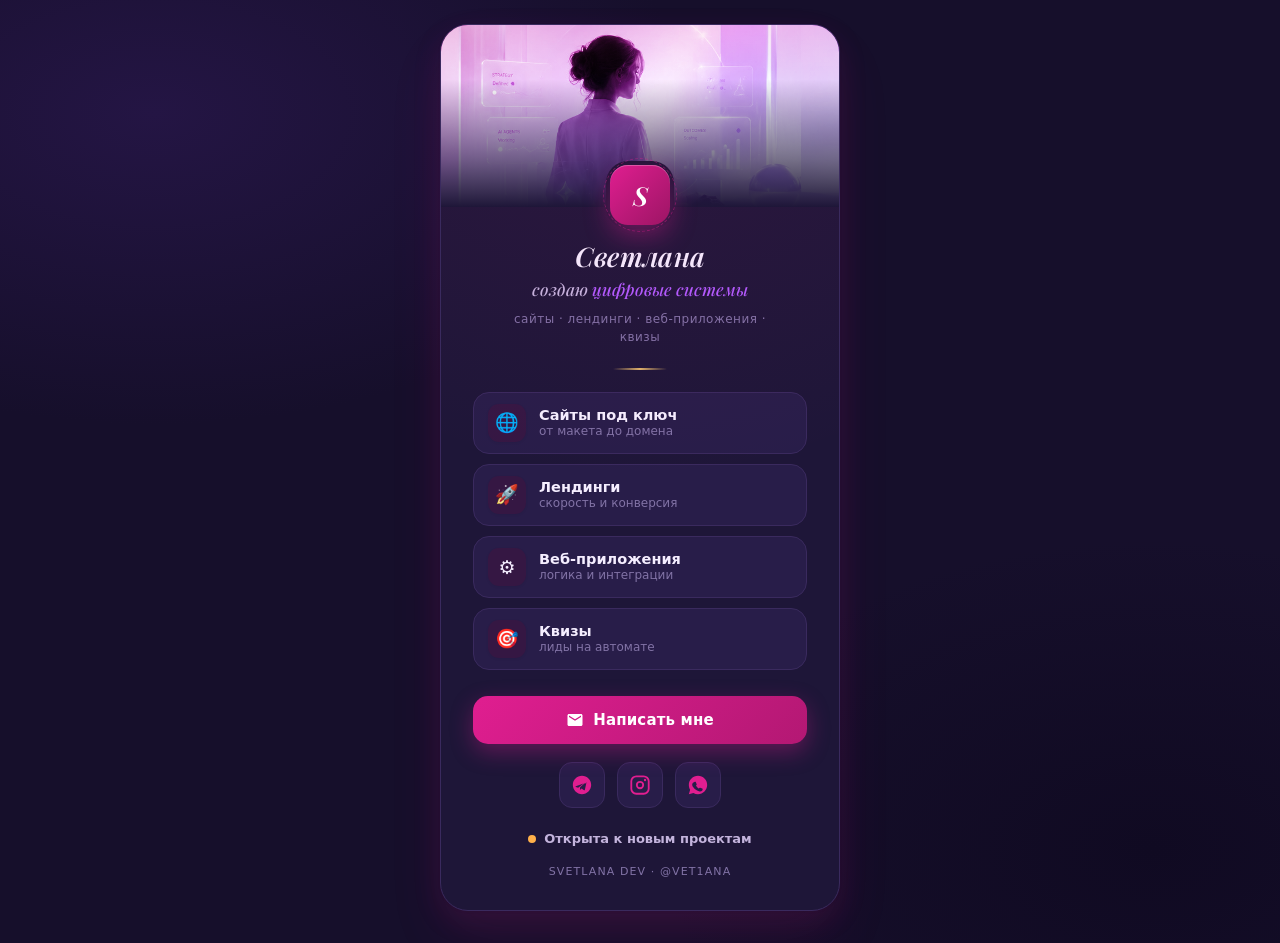
<file: vizitka-systems/index.html>
<!DOCTYPE html>
<html lang="ru">
<head>
<meta charset="UTF-8">
<meta name="viewport" content="width=device-width, initial-scale=1.0">
<title>Светлана — цифровые системы</title>
<meta name="description" content="Светлана — создаю цифровые системы: сайты, лендинги, веб-приложения и квизы под ключ, от идеи до запуска.">
<meta property="og:type" content="website">
<meta property="og:url" content="https://vizitka-systems.vercel.app/">
<meta property="og:title" content="Светлана — создаю цифровые системы">
<meta property="og:description" content="Сайты, лендинги, веб-приложения и квизы под ключ — от идеи до запуска.">
<meta property="og:image" content="https://vizitka-systems.vercel.app/og.png">
<meta property="og:image:width" content="1200">
<meta property="og:image:height" content="630">
<meta name="twitter:card" content="summary_large_image">
<meta name="twitter:title" content="Светлана — создаю цифровые системы">
<meta name="twitter:description" content="Сайты, лендинги, веб-приложения и квизы под ключ.">
<meta name="twitter:image" content="https://vizitka-systems.vercel.app/og.png">
<link rel="preconnect" href="https://fonts.googleapis.com">
<link rel="preconnect" href="https://fonts.gstatic.com" crossorigin>
<link href="https://fonts.googleapis.com/css2?family=Playfair+Display:ital,wght@0,500;0,600;0,700;1,400;1,500;1,600&display=swap" rel="stylesheet">
<style>
*,*::before,*::after{margin:0;padding:0;box-sizing:border-box;-webkit-tap-highlight-color:transparent}

/* ─────────── ПАЛИТРА (роли, точные hex) — Midnight ─────────── */

:root{
  --bg1:#160f2b; --bg2:#100a22; --bg3:#241544;
  --surface:#1e1638; --surface2:#281d49;
  --line:#3a2a5e; --gold:#e0b46a;
  --text:#f5eeff; --text2:#c4b4dd; --text3:#8273a6;
  --accent:#e01e90; --accent2:#ffb04a; --accent3:#b15bff;
  --on-accent:#ffffff; --shadow:224,30,144;
}

body{
  min-height:100dvh;
  font-family:-apple-system,BlinkMacSystemFont,'Segoe UI',system-ui,sans-serif;
  color:var(--text);
  background:
    radial-gradient(ellipse 70% 55% at 12% 12%, var(--bg3) 0%, transparent 60%),
    radial-gradient(ellipse 65% 55% at 90% 90%, var(--bg2) 0%, transparent 60%),
    var(--bg1);
  display:flex; flex-direction:column; align-items:center; justify-content:center;
  padding:24px 16px 32px;
  transition:background .5s ease, color .5s ease;
}

/* ─────────── Карточка ─────────── */
.card{
  width:100%; max-width:400px;
  background:var(--surface);
  border:1px solid var(--line);
  border-radius:28px;
  padding:40px 32px 32px;
  text-align:center;
  position:relative; overflow:hidden;
  box-shadow:
    0 1px 3px rgba(0,0,0,.05),
    0 10px 30px rgba(var(--shadow),.10),
    0 30px 60px rgba(var(--shadow),.07);
  transition:background .5s ease, border-color .5s ease, box-shadow .5s ease;
}
.card::before{ /* мягкий ореол сверху от акцента */
  content:''; position:absolute; inset:0;
  background:radial-gradient(circle at 50% -10%, rgba(var(--shadow),.10), transparent 55%);
  pointer-events:none;
}

/* ─────────── Фото-шапка ─────────── */
.hero{
  position:relative;
  margin:-40px -32px 0;
  height:182px; overflow:hidden;
}
.hero img{
  width:100%; height:100%; object-fit:cover; object-position:center 36%;
  display:block; filter:saturate(1.15) contrast(1.04);
}
.hero::before{ /* малиново-ультрафиолетовая тонировка фото (свет сохраняется) */
  content:''; position:absolute; inset:0; z-index:1; pointer-events:none;
  background:linear-gradient(155deg, var(--accent) 0%, var(--accent3) 75%);
  mix-blend-mode:color; opacity:.62;
}
.hero::after{ /* фото плавно растворяется в тёмный фон карточки */
  content:''; position:absolute; inset:0; z-index:2; pointer-events:none;
  background:linear-gradient(180deg,
    color-mix(in srgb, var(--accent) 10%, transparent) 0%,
    transparent 30%,
    color-mix(in srgb, var(--surface) 60%, transparent) 74%,
    var(--surface) 100%);
}

/* ─────────── Монограмма (на стыке фото и карточки) ─────────── */
.mono{
  width:60px; height:60px; margin:-42px auto 16px; position:relative; z-index:2;
}
.mono-ring{
  position:absolute; inset:-7px; border-radius:50%;
  border:1.5px dashed color-mix(in srgb, var(--accent) 40%, transparent);
  animation:spin 18s linear infinite;
}
@keyframes spin{ to{ transform:rotate(360deg); } }
.mono-c{
  width:60px; height:60px; border-radius:18px;
  background:linear-gradient(135deg, var(--accent), color-mix(in srgb,var(--accent) 70%,#000));
  display:flex; align-items:center; justify-content:center;
  font-family:'Playfair Display',serif; font-style:italic; font-weight:600; font-size:26px;
  color:var(--on-accent);
  box-shadow:0 10px 26px rgba(var(--shadow),.40), 0 0 0 4px var(--surface), inset 0 1px 0 rgba(255,255,255,.25);
}

/* ─────────── Имя / роль ─────────── */
.name{
  font-family:'Playfair Display',serif; font-style:italic;
  font-size:27px; font-weight:600; letter-spacing:.01em; line-height:1.15;
  margin-bottom:6px;
}
.role{
  font-family:'Playfair Display',serif; font-style:italic; font-weight:500;
  font-size:17px; color:var(--text2); line-height:1.35; margin-bottom:9px;
}
.role em{ color:var(--accent3); font-style:italic; }
.tagline{
  font-size:12px; color:var(--text3); line-height:1.5; margin:0 auto;
  letter-spacing:.04em; max-width:280px;
}

/* золотая линия-разделитель */
.sep{
  width:54px; height:2px; margin:22px auto;
  background:linear-gradient(90deg, transparent, var(--gold), transparent);
  border-radius:2px;
}

/* ─────────── Услуги ─────────── */
.services{ display:flex; flex-direction:column; gap:10px; text-align:left; margin-bottom:26px; }
.srv{
  display:flex; align-items:center; gap:13px;
  background:var(--surface2); border:1px solid var(--line);
  border-radius:16px; padding:11px 14px;
  transition:transform .25s, box-shadow .25s, border-color .25s;
}
.srv:hover{
  transform:translateY(-2px);
  box-shadow:0 6px 18px rgba(var(--shadow),.12);
  border-color:color-mix(in srgb, var(--accent) 30%, var(--line));
}
.srv-ic{
  width:38px; height:38px; flex-shrink:0; border-radius:11px;
  display:flex; align-items:center; justify-content:center; font-size:19px;
  background:color-mix(in srgb, var(--accent) 12%, var(--surface));
  box-shadow:0 1px 3px rgba(0,0,0,.06);
}
.srv-tx{ display:flex; flex-direction:column; gap:1px; }
.srv-t{ font-size:14.5px; font-weight:650; color:var(--text); }
.srv-s{ font-size:12px; color:var(--text3); }

/* ─────────── CTA ─────────── */
.cta{
  display:flex; align-items:center; justify-content:center; gap:9px;
  width:100%; padding:15px 24px; margin-bottom:18px;
  background:linear-gradient(135deg, var(--accent), color-mix(in srgb,var(--accent) 80%,#000));
  color:var(--on-accent); text-decoration:none;
  border-radius:15px; font-size:15px; font-weight:650; letter-spacing:.01em;
  box-shadow:0 8px 22px rgba(var(--shadow),.34);
  position:relative; overflow:hidden;
  transition:transform .25s, box-shadow .25s;
}
.cta:hover{ transform:translateY(-2px); box-shadow:0 12px 30px rgba(var(--shadow),.45); }
.cta:active{ transform:scale(.98); }
.cta svg{ width:18px; height:18px; }

/* ─────────── Контакты-иконки ─────────── */
.contacts{ display:flex; gap:12px; justify-content:center; margin-bottom:20px; }
.con{
  width:46px; height:46px; border-radius:13px;
  background:var(--surface2); border:1px solid var(--line);
  display:flex; align-items:center; justify-content:center; text-decoration:none;
  transition:transform .28s cubic-bezier(.2,.8,.2,1), box-shadow .28s, border-color .28s;
}
.con:hover{
  transform:translateY(-4px);
  box-shadow:0 10px 22px rgba(var(--shadow),.22);
  border-color:color-mix(in srgb, var(--accent) 40%, var(--line));
}
.con svg{ width:22px; height:22px; }
.con svg *{ fill:var(--accent); }
/* контурная иконка Instagram */
.con-ig svg rect, .con-ig svg circle{ fill:none; stroke:var(--accent); }
.con-ig svg .dot{ fill:var(--accent); stroke:none; }

/* ─────────── Статус ─────────── */
.status{
  display:inline-flex; align-items:center; gap:8px;
  font-size:13px; color:var(--text2); font-weight:550;
}
.dot{
  width:8px; height:8px; border-radius:50%; background:var(--accent2);
  box-shadow:0 0 0 0 color-mix(in srgb, var(--accent2) 70%, transparent);
  animation:pulse 2s ease-in-out infinite;
}
@keyframes pulse{
  0%{ box-shadow:0 0 0 0 color-mix(in srgb, var(--accent2) 55%, transparent); }
  70%{ box-shadow:0 0 0 7px transparent; }
  100%{ box-shadow:0 0 0 0 transparent; }
}

.foot{
  margin-top:18px; font-size:11px; letter-spacing:.1em;
  text-transform:uppercase; color:var(--text3);
}

@media(max-width:430px){
  .card{ padding:34px 22px 28px; }
  .name{ font-size:26px; }
}
</style>
</head>
<body>

  <!-- Карточка -->
  <main class="card">
    <div class="hero">
      <img src="hero.jpg" alt="Светлана — цифровые системы">
    </div>

    <div class="mono">
      <div class="mono-ring"></div>
      <div class="mono-c">S</div>
    </div>

    <h1 class="name">Светлана</h1>
    <p class="role">создаю <em>цифровые системы</em></p>
    <p class="tagline">сайты · лендинги · веб-приложения · квизы</p>

    <div class="sep"></div>

    <div class="services">
      <div class="srv">
        <div class="srv-ic">🌐</div>
        <div class="srv-tx"><div class="srv-t">Сайты под ключ</div><div class="srv-s">от макета до домена</div></div>
      </div>
      <div class="srv">
        <div class="srv-ic">🚀</div>
        <div class="srv-tx"><div class="srv-t">Лендинги</div><div class="srv-s">скорость и конверсия</div></div>
      </div>
      <div class="srv">
        <div class="srv-ic">⚙️</div>
        <div class="srv-tx"><div class="srv-t">Веб-приложения</div><div class="srv-s">логика и интеграции</div></div>
      </div>
      <div class="srv">
        <div class="srv-ic">🎯</div>
        <div class="srv-tx"><div class="srv-t">Квизы</div><div class="srv-s">лиды на автомате</div></div>
      </div>
    </div>

    <a href="https://my-website-bay-psi.vercel.app/#contact" target="_blank" rel="noopener" class="cta">
      <svg viewBox="0 0 24 24" fill="currentColor"><path d="M20 4H4c-1.1 0-2 .9-2 2v12c0 1.1.9 2 2 2h16c1.1 0 2-.9 2-2V6c0-1.1-.9-2-2-2zm0 4l-8 5-8-5V6l8 5 8-5v2z"/></svg>
      Написать мне
    </a>

    <div class="contacts">
      <a href="https://t.me/Vet1ana" target="_blank" rel="noopener" class="con" title="Telegram">
        <svg viewBox="0 0 24 24"><path d="M12 2C6.477 2 2 6.477 2 12s4.477 10 10 10 10-4.477 10-10S17.523 2 12 2zm4.883 7.03l-1.73 8.152c-.13.576-.47.716-.951.445l-2.627-1.936-1.269 1.22c-.14.14-.259.259-.531.259l.19-2.696 4.9-4.43c.213-.189-.046-.294-.33-.105L7.86 15.098 5.27 14.3c-.567-.176-.578-.567.12-.84l9.02-3.475c.473-.176.886.108.73.83z"/></svg>
      </a>
      <a href="https://instagram.com/svetlanadevja" target="_blank" rel="noopener" class="con con-ig" title="Instagram — @svetlanadevja">
        <svg viewBox="0 0 24 24"><rect x="2.5" y="2.5" width="19" height="19" rx="5.5" stroke-width="2"/><circle cx="12" cy="12" r="3.5" stroke-width="2"/><circle class="dot" cx="17.5" cy="6.5" r="1.3"/></svg>
      </a>
      <a href="https://wa.me/375299967740" target="_blank" rel="noopener" class="con" title="WhatsApp +375 29 996 77 40">
        <svg viewBox="0 0 24 24"><path d="M12 2C6.477 2 2 6.477 2 12c0 1.888.523 3.654 1.432 5.163L2 22l4.96-1.397A9.944 9.944 0 0012 22c5.523 0 10-4.477 10-10S17.523 2 12 2zm-3.54 6.5c.197 0 .416.012.577.012.18 0 .424-.07.662.503l.831 2.083c.11.275.04.612-.16.851l-.385.432c-.158.187-.19.356-.063.556.658 1.188 1.567 2.1 2.756 2.766.2.117.358.09.514-.062l.432-.432c.22-.219.551-.3.836-.164l2.12.836c.57.226.502.482.502.66 0 .155-.04.909-.483 1.53-.497.694-1.47 1.054-2.247 1.054-.8 0-1.582-.178-3.332-1.018-2.62-1.284-4.16-3.64-4.3-3.832-.14-.19-1.042-1.4-1.042-2.67s.65-1.9.882-2.154c.232-.252.503-.31.67-.31z"/></svg>
      </a>
    </div>

    <div class="status"><span class="dot"></span>Открыта к новым проектам</div>

    <div class="foot">Svetlana Dev · @Vet1ana</div>
  </main>

</body>
</html>
</file>
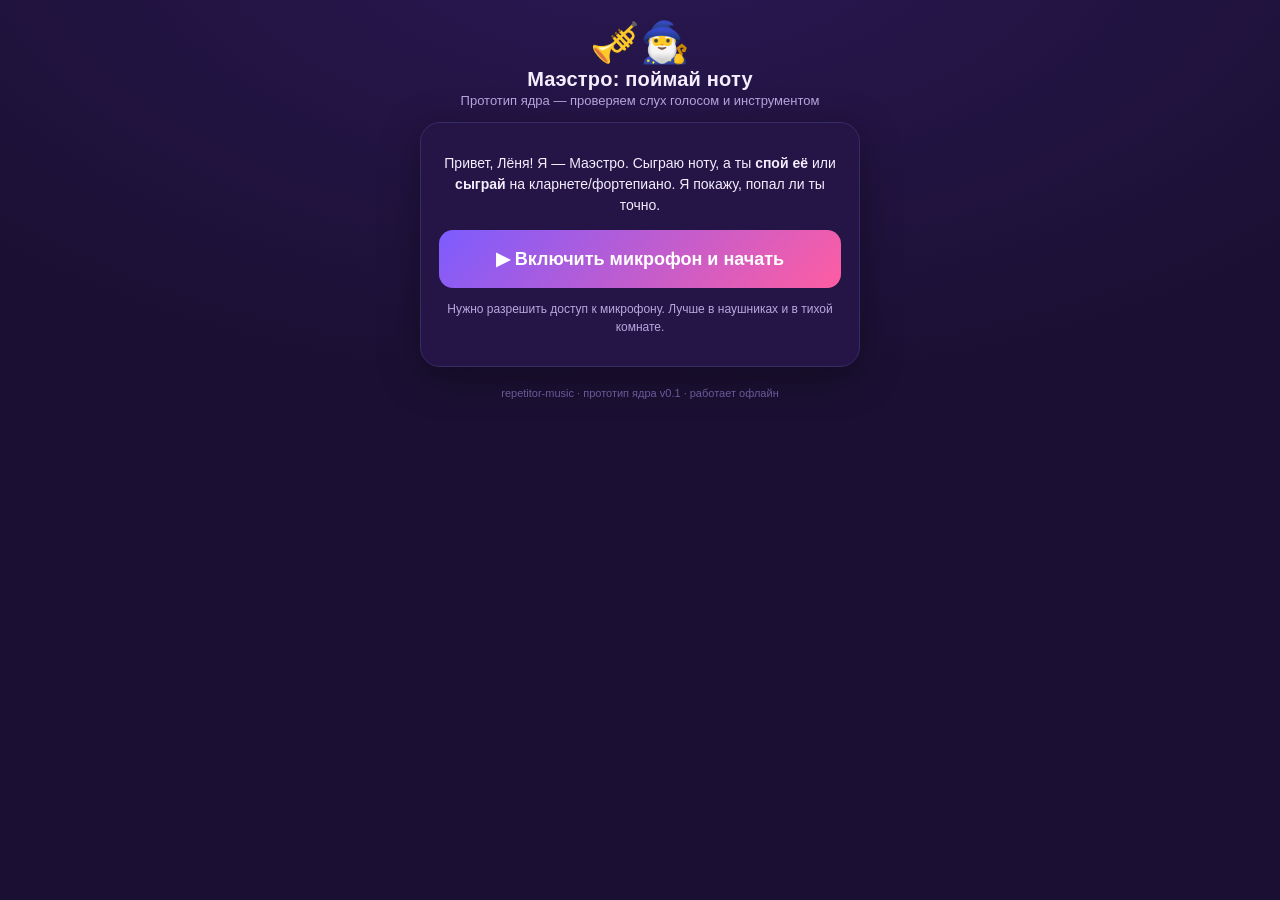
<file: repetitor-music/prototype/index.html>
<!DOCTYPE html>
<html lang="ru">
<head>
<meta charset="UTF-8">
<meta name="viewport" content="width=device-width, initial-scale=1.0, maximum-scale=1.0, user-scalable=no">
<meta name="theme-color" content="#1b1033">
<title>Маэстро — поймай ноту</title>
<style>
  :root{
    --bg:#1b1033; --bg2:#2a1854; --card:#241546; --ink:#f4eefe;
    --muted:#b8a8e0; --accent:#ff5da2; --accent2:#7c5cff;
    --good:#34e0a1; --high:#ff9d5c; --low:#5cc8ff; --line:#3a2a66;
  }
  *{box-sizing:border-box; -webkit-tap-highlight-color:transparent;}
  html,body{margin:0; height:100%;}
  body{
    background:radial-gradient(120% 90% at 50% -10%, var(--bg2), var(--bg) 60%);
    color:var(--ink); font-family:-apple-system,Segoe UI,Roboto,Arial,sans-serif;
    display:flex; flex-direction:column; align-items:center;
    padding:16px 16px 28px; min-height:100%; overscroll-behavior:none;
  }
  h1{font-size:20px; margin:6px 0 2px; letter-spacing:.2px;}
  .sub{color:var(--muted); font-size:13px; margin:0 0 14px; text-align:center;}
  .maestro{font-size:40px; line-height:1; margin-top:6px;}
  .card{
    width:100%; max-width:440px; background:var(--card);
    border:1px solid var(--line); border-radius:20px; padding:18px;
    box-shadow:0 10px 40px rgba(0,0,0,.35); margin-bottom:14px;
  }
  .target{
    text-align:center; padding:10px 0 4px;
  }
  .target .label{color:var(--muted); font-size:12px; text-transform:uppercase; letter-spacing:1px;}
  .target .note{font-size:54px; font-weight:700; margin:2px 0; }
  .target .hz{color:var(--muted); font-size:12px;}
  canvas{width:100%; height:180px; display:block; border-radius:14px;
    background:linear-gradient(180deg,#1a1030,#150c28); border:1px solid var(--line);}
  .verdict{
    text-align:center; font-size:22px; font-weight:700; min-height:30px; margin:12px 0 2px;
  }
  .cents{text-align:center; color:var(--muted); font-size:13px; min-height:18px;}
  .live{text-align:center; color:var(--muted); font-size:13px; margin-top:6px; min-height:18px;}
  .row{display:flex; gap:10px; margin-top:14px;}
  button{
    flex:1; border:none; border-radius:14px; padding:15px 12px; font-size:16px;
    font-weight:600; color:#fff; cursor:pointer; transition:transform .05s, opacity .2s;
    background:linear-gradient(135deg,var(--accent2),var(--accent));
  }
  button.sec{background:#34235e; color:var(--ink); border:1px solid var(--line);}
  button:active{transform:scale(.97);}
  button:disabled{opacity:.4; cursor:default;}
  .full{width:100%;}
  .hint{color:var(--muted); font-size:12px; text-align:center; margin-top:12px; line-height:1.5;}
  .pill{display:inline-block; background:#34235e; border:1px solid var(--line);
    border-radius:999px; padding:4px 10px; font-size:12px; margin:3px 3px 0; color:var(--muted);}
  .scale-row{display:flex; flex-wrap:wrap; gap:6px; justify-content:center; margin-top:10px;}
  .deg{
    border:1px solid var(--line); background:#2c1c54; color:var(--ink);
    border-radius:10px; padding:8px 0; font-size:14px; min-width:42px; text-align:center; cursor:pointer;
  }
  .deg.active{background:linear-gradient(135deg,var(--accent2),var(--accent)); border-color:transparent;}
  #start{font-size:18px; padding:18px;}
  .footer{color:#6b5a99; font-size:11px; text-align:center; margin-top:6px;}
  .hidden{display:none;}
</style>
</head>
<body>
  <div class="maestro">🎺🧙‍♂️</div>
  <h1>Маэстро: поймай ноту</h1>
  <p class="sub">Прототип ядра — проверяем слух голосом и инструментом</p>

  <!-- старт -->
  <div class="card" id="startCard">
    <p class="hint" style="font-size:14px; color:var(--ink);">
      Привет, Лёня! Я — Маэстро. Сыграю ноту, а ты <b>спой её</b> или <b>сыграй</b>
      на кларнете/фортепиано. Я покажу, попал ли ты точно.
    </p>
    <button id="start" class="full">▶ Включить микрофон и начать</button>
    <p class="hint">Нужно разрешить доступ к микрофону. Лучше в наушниках и в тихой комнате.</p>
  </div>

  <!-- игра -->
  <div class="card hidden" id="gameCard">
    <div class="target">
      <div class="label">Спой или сыграй эту ноту</div>
      <div class="note" id="tNote">—</div>
      <div class="hz" id="tHz"></div>
    </div>

    <div class="scale-row" id="scaleRow"></div>

    <div class="row">
      <button id="playBtn" class="sec">🔊 Послушать</button>
      <button id="droneBtn" class="sec">🎵 Дрон: выкл</button>
    </div>

    <canvas id="track"></canvas>

    <div class="verdict" id="verdict"></div>
    <div class="cents" id="cents"></div>
    <div class="live" id="live">нажми «Слушать меня» и пой…</div>

    <div class="row">
      <button id="listenBtn">🎤 Слушать меня</button>
      <button id="nextBtn" class="sec">🔀 Другая нота</button>
    </div>

    <p class="hint">
      Зелёная зона — цель. Точка — твой звук. Держи точку в зелёном.<br>
      Октавой выше/ниже тоже засчитается как верная нота 👍
    </p>
  </div>

  <p class="footer">repetitor-music · прототип ядра v0.1 · работает офлайн</p>

<script>
"use strict";

// ---------- Музыкальная база (фиксированное До = C) ----------
const RU = ["До","До#","Ре","Ре#","Ми","Фа","Фа#","Соль","Соль#","Ля","Ля#","Си"];
const A4 = 440;
// до-мажор, удобный диапазон детского голоса: До1(C4)…До2(C5)
const TONIC_MIDI = 60; // C4
const SCALE = [0,2,4,5,7,9,11,12]; // I..VIII ступени мажора
const DEG_NAMES = ["I","II","III","IV","V","VI","VII","VIII"];

function midiToFreq(m){ return A4 * Math.pow(2,(m-69)/12); }
function freqToMidiFloat(f){ return 69 + 12*Math.log2(f/A4); }
function midiName(m){ const n=Math.round(m); return RU[((n%12)+12)%12] + (Math.floor(n/12)-1); }

// ---------- Состояние ----------
let actx=null, analyser=null, micStream=null, buf=null;
let droneOsc=null, droneGain=null, droneOn=false;
let listening=false, rafId=null;
let target = { degIdx:2, midi:TONIC_MIDI+SCALE[2], freq:0 };
let history=[]; // последние центы для вердикта
const W=2048;

// ---------- DOM ----------
const $=s=>document.querySelector(s);
const startCard=$("#startCard"), gameCard=$("#gameCard");
const tNote=$("#tNote"), tHz=$("#tHz"), scaleRow=$("#scaleRow");
const verdictEl=$("#verdict"), centsEl=$("#cents"), liveEl=$("#live");
const canvas=$("#track"), ctx=canvas.getContext("2d");

// ---------- Ступени-кнопки ----------
SCALE.forEach((semi,i)=>{
  const d=document.createElement("div");
  d.className="deg"+(i===target.degIdx?" active":"");
  d.textContent=DEG_NAMES[i];
  d.onclick=()=>setTarget(i);
  scaleRow.appendChild(d);
});

function setTarget(i){
  target.degIdx=i;
  target.midi=TONIC_MIDI+SCALE[i];
  target.freq=midiToFreq(target.midi);
  tNote.textContent=midiName(target.midi);
  tHz.textContent=Math.round(target.freq)+" Гц · "+DEG_NAMES[i]+" ступень";
  [...scaleRow.children].forEach((c,k)=>c.classList.toggle("active",k===i));
  resetVerdict();
  playTarget();
}
function resetVerdict(){ verdictEl.textContent=""; centsEl.textContent=""; history=[]; clearTrack(); }

// ---------- Аудио init ----------
async function initAudio(){
  actx = new (window.AudioContext||window.webkitAudioContext)();
  micStream = await navigator.mediaDevices.getUserMedia({audio:{
    echoCancellation:false, noiseSuppression:false, autoGainControl:false
  }});
  const src = actx.createMediaStreamSource(micStream);
  analyser = actx.createAnalyser();
  analyser.fftSize = W;
  buf = new Float32Array(analyser.fftSize);
  src.connect(analyser);
}

// ---------- Проигрывание ноты ----------
function playTone(freq, dur=1.0, type="triangle"){
  const o=actx.createOscillator(), g=actx.createGain();
  o.type=type; o.frequency.value=freq;
  g.gain.value=0;
  o.connect(g); g.connect(actx.destination);
  const t=actx.currentTime;
  g.gain.linearRampToValueAtTime(0.25, t+0.03);
  g.gain.setValueAtTime(0.25, t+dur-0.1);
  g.gain.linearRampToValueAtTime(0, t+dur);
  o.start(t); o.stop(t+dur+0.02);
}
function playTarget(){ playTone(target.freq, 1.1); }

// дрон-якорь тоники (бурдон)
function toggleDrone(){
  if(droneOn){ stopDrone(); }
  else{
    droneGain=actx.createGain(); droneGain.gain.value=0.0;
    droneOsc=actx.createOscillator(); droneOsc.type="sawtooth";
    droneOsc.frequency.value=midiToFreq(TONIC_MIDI-12); // тоника октавой ниже, мягкая опора
    const lp=actx.createBiquadFilter(); lp.type="lowpass"; lp.frequency.value=600;
    droneOsc.connect(lp); lp.connect(droneGain); droneGain.connect(actx.destination);
    droneOsc.start();
    droneGain.gain.linearRampToValueAtTime(0.12, actx.currentTime+0.1);
    droneOn=true;
  }
  $("#droneBtn").textContent = droneOn ? "🎵 Дрон: вкл" : "🎵 Дрон: выкл";
}
function stopDrone(){
  if(!droneOn)return;
  try{ droneGain.gain.linearRampToValueAtTime(0, actx.currentTime+0.1);
       droneOsc.stop(actx.currentTime+0.15);}catch(e){}
  droneOn=false;
}

// ---------- Детектор высоты: автокорреляция + парабола ----------
function autoCorrelate(b, rate){
  const SIZE=b.length;
  let rms=0; for(let i=0;i<SIZE;i++){ rms+=b[i]*b[i]; }
  rms=Math.sqrt(rms/SIZE);
  if(rms<0.008) return {f:-1, rms};            // тихо
  // обрезаем края по порогу
  let r1=0, r2=SIZE-1, thr=0.2;
  for(let i=0;i<SIZE/2;i++){ if(Math.abs(b[i])<thr){r1=i;break;} }
  for(let i=1;i<SIZE/2;i++){ if(Math.abs(b[SIZE-i])<thr){r2=SIZE-i;break;} }
  const buf2=b.slice(r1,r2), n=buf2.length;
  const c=new Float32Array(n);
  for(let i=0;i<n;i++){ let s=0; for(let j=0;j<n-i;j++) s+=buf2[j]*buf2[j+i]; c[i]=s; }
  let d=0; while(d<n-1 && c[d]>c[d+1]) d++;
  let maxv=-1, maxp=-1;
  for(let i=d;i<n;i++){ if(c[i]>maxv){ maxv=c[i]; maxp=i; } }
  if(maxp<=0) return {f:-1, rms};
  // парабольная интерполяция вершины
  let T0=maxp;
  const x1=c[T0-1]||0, x2=c[T0], x3=c[T0+1]||0;
  const a=(x1+x3-2*x2)/2, bb=(x3-x1)/2;
  if(a) T0 = T0 - bb/(2*a);
  const f=rate/T0;
  if(f<60||f>1600) return {f:-1, rms};
  return {f, rms};
}

// фолдинг октав: разницу в полутонах сворачиваем к ближайшей октаве
function centsToTarget(freq){
  const semis = freqToMidiFloat(freq) - freqToMidiFloat(target.freq);
  const oct = Math.round(semis/12);
  const folded = semis - 12*oct;      // -6..+6 полутонов
  return { cents: folded*100, octaveOff: oct };
}

// ---------- Цикл прослушивания ----------
function startListen(){
  if(listening) return;
  listening=true; history=[];
  $("#listenBtn").textContent="⏹ Стоп";
  liveEl.textContent="пой…";
  if(actx.state==="suspended") actx.resume();
  loop();
}
function stopListen(){
  listening=false;
  $("#listenBtn").textContent="🎤 Слушать меня";
  cancelAnimationFrame(rafId);
  finalVerdict();
}

let trackPts=[]; // {x,cents,ok}
function loop(){
  analyser.getFloatTimeDomainData(buf);
  const {f,rms}=autoCorrelate(buf, actx.sampleRate);
  if(f>0){
    const {cents,octaveOff}=centsToTarget(f);
    history.push(cents);
    if(history.length>40) history.shift();
    drawTrack(cents);
    const nm=midiName(freqToMidiFloat(f));
    let oc = octaveOff===0 ? "" : (octaveOff>0?" (на октаву выше)":" (на октаву ниже)");
    liveEl.textContent = `ты: ${nm} · ${cents>0?"+":""}${Math.round(cents)}¢${oc}`;
    liveVerdict(cents);
  } else {
    drawTrack(null);
    liveEl.textContent="…не слышу звук, пой громче";
  }
  if(listening) rafId=requestAnimationFrame(loop);
}

function liveVerdict(cents){
  const a=Math.abs(cents);
  if(a<20){ verdictEl.textContent="🎯 Чисто!"; verdictEl.style.color="var(--good)"; }
  else if(cents>0){ verdictEl.textContent="⬆ Выше"; verdictEl.style.color="var(--high)"; }
  else { verdictEl.textContent="⬇ Ниже"; verdictEl.style.color="var(--low)"; }
  centsEl.textContent = (cents>0?"+":"")+Math.round(cents)+" центов от цели";
}

function finalVerdict(){
  if(!history.length){ liveEl.textContent="не услышал звук — попробуй ещё раз"; return; }
  // берём медиану последних значений (устойчиво к выбросам)
  const arr=[...history].sort((x,y)=>x-y);
  const med=arr[Math.floor(arr.length/2)];
  const a=Math.abs(med);
  if(a<20){ verdictEl.textContent="🎯 Чисто! Молодец!"; verdictEl.style.color="var(--good)"; }
  else if(a<45){ verdictEl.textContent=(med>0?"Почти! Чуть выше ⬆":"Почти! Чуть ниже ⬇"); verdictEl.style.color="var(--high)"; }
  else { verdictEl.textContent=(med>0?"Выше цели ⬆":"Ниже цели ⬇"); verdictEl.style.color=(med>0?"var(--high)":"var(--low)"); }
  centsEl.textContent="итог: "+(med>0?"+":"")+Math.round(med)+" центов (медиана)";
}

// ---------- Канвас ----------
function fitCanvas(){
  const r=canvas.getBoundingClientRect(), dpr=window.devicePixelRatio||1;
  canvas.width=r.width*dpr; canvas.height=r.height*dpr;
  ctx.setTransform(dpr,0,0,dpr,0,0);
  clearTrack();
}
function clearTrack(){ trackPts=[]; drawBase(); }
const RANGE=600; // ±600 центов по вертикали
function yFor(cents, h){ return h/2 - (cents/RANGE)*(h/2-14); }
function drawBase(){
  const r=canvas.getBoundingClientRect(), w=r.width, h=r.height;
  ctx.clearRect(0,0,w,h);
  // зелёная зона цели ±20¢
  const yTop=yFor(20,h), yBot=yFor(-20,h);
  ctx.fillStyle="rgba(52,224,161,.18)";
  ctx.fillRect(0,yTop,w,yBot-yTop);
  ctx.strokeStyle="rgba(52,224,161,.7)"; ctx.lineWidth=1.5;
  ctx.beginPath(); ctx.moveTo(0,h/2); ctx.lineTo(w,h/2); ctx.stroke();
  // подписи
  ctx.fillStyle="rgba(255,255,255,.45)"; ctx.font="11px sans-serif";
  ctx.fillText("цель", 6, h/2-6);
  ctx.fillText("выше", 6, 14);
  ctx.fillText("ниже", 6, h-6);
}
function drawTrack(cents){
  const r=canvas.getBoundingClientRect(), w=r.width, h=r.height;
  trackPts.push(cents);
  const maxN=Math.floor(w/4);
  if(trackPts.length>maxN) trackPts.shift();
  drawBase();
  const step=w/maxN;
  for(let i=0;i<trackPts.length;i++){
    const c=trackPts[i]; if(c===null) continue;
    const x=i*step, y=yFor(Math.max(-RANGE,Math.min(RANGE,c)),h);
    const ok=Math.abs(c)<20;
    ctx.fillStyle = ok? "#34e0a1" : (c>0? "#ff9d5c":"#5cc8ff");
    ctx.beginPath(); ctx.arc(x,y, i===trackPts.length-1?5:3, 0, 6.283); ctx.fill();
  }
}

// ---------- События ----------
$("#start").onclick=async()=>{
  try{
    $("#start").disabled=true; $("#start").textContent="…подключаю микрофон";
    await initAudio();
    startCard.classList.add("hidden");
    gameCard.classList.remove("hidden");
    fitCanvas();
    setTarget(target.degIdx);
  }catch(e){
    $("#start").disabled=false; $("#start").textContent="▶ Включить микрофон и начать";
    alert("Не удалось включить микрофон: "+e.message+"\nРазреши доступ и попробуй снова.");
  }
};
$("#playBtn").onclick=()=>{ if(actx.state==="suspended")actx.resume(); playTarget(); };
$("#droneBtn").onclick=()=>{ if(actx.state==="suspended")actx.resume(); toggleDrone(); };
$("#listenBtn").onclick=()=>{ listening? stopListen(): startListen(); };
$("#nextBtn").onclick=()=>{
  let i; do{ i=Math.floor(Math.random()*SCALE.length);}while(i===target.degIdx);
  if(listening) stopListen();
  setTarget(i);
};
window.addEventListener("resize", ()=>{ if(!gameCard.classList.contains("hidden")) fitCanvas(); });
</script>
</body>
</html>
</file>
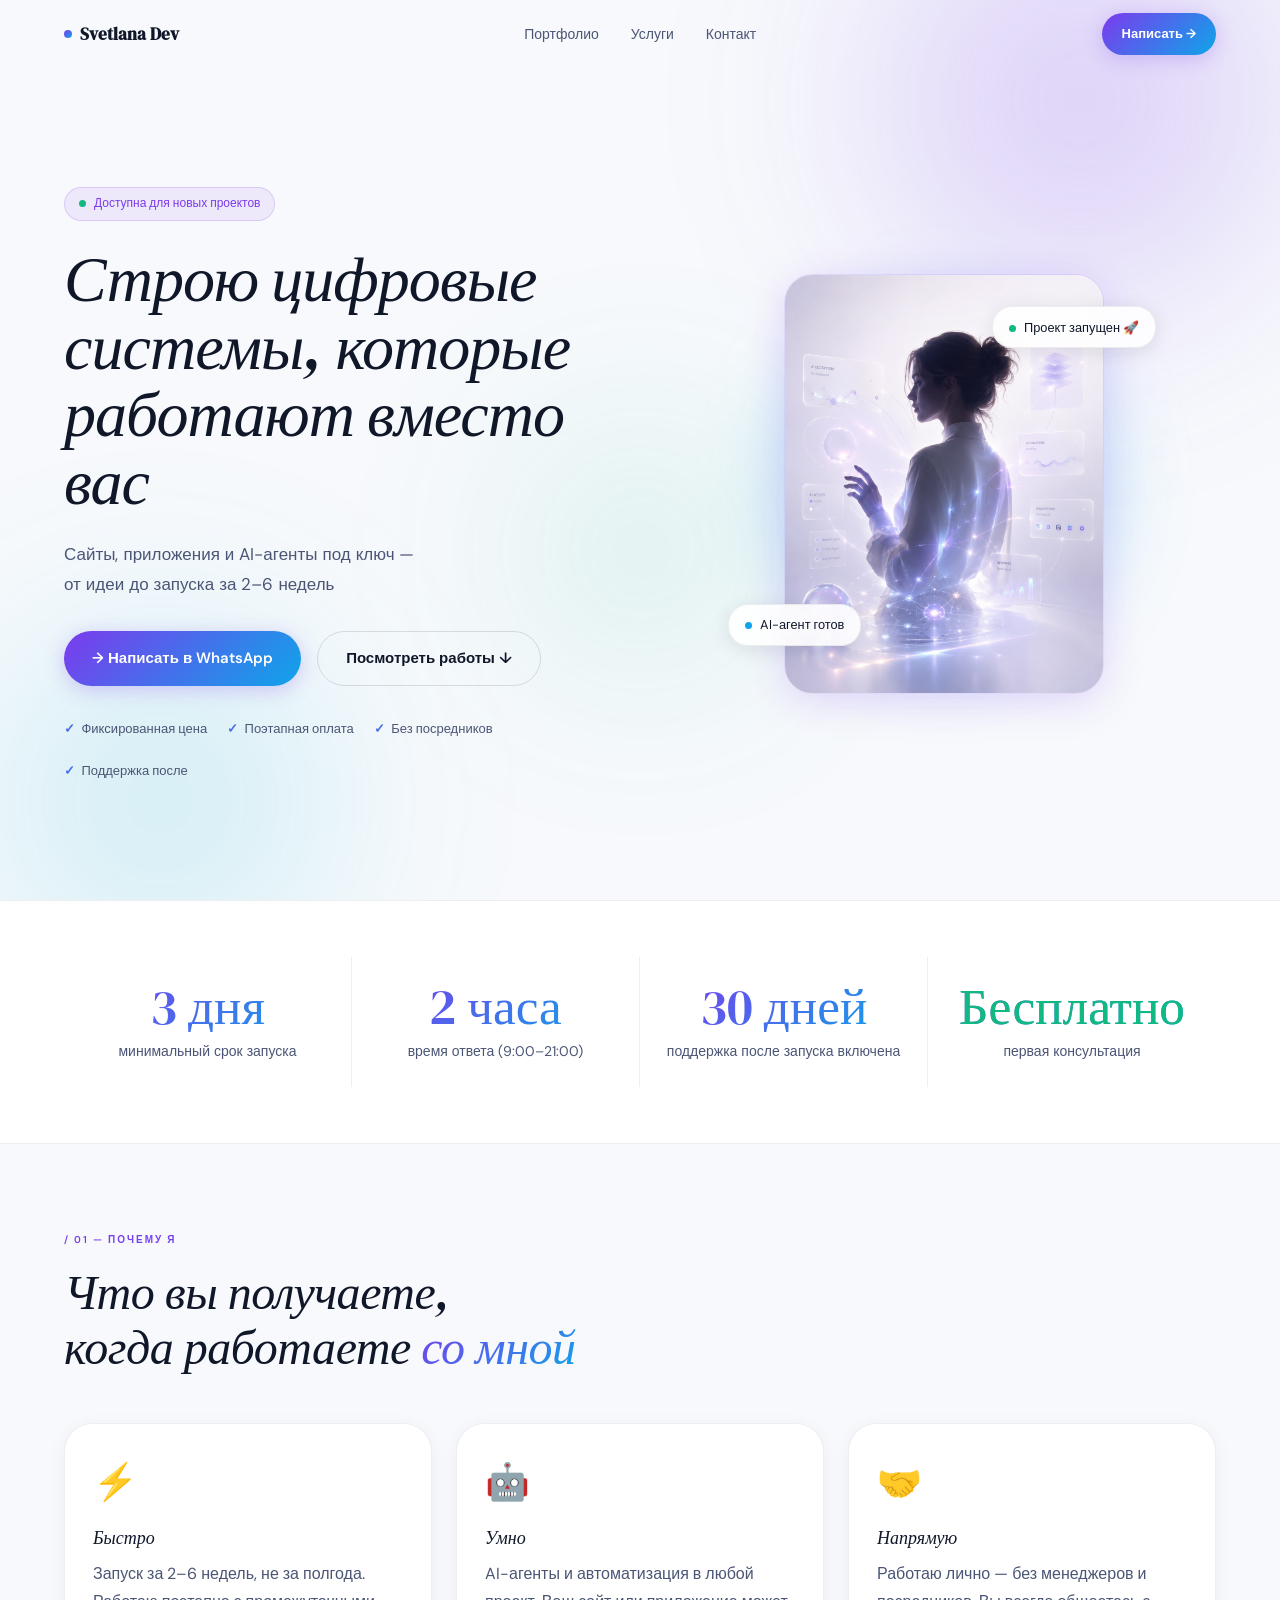
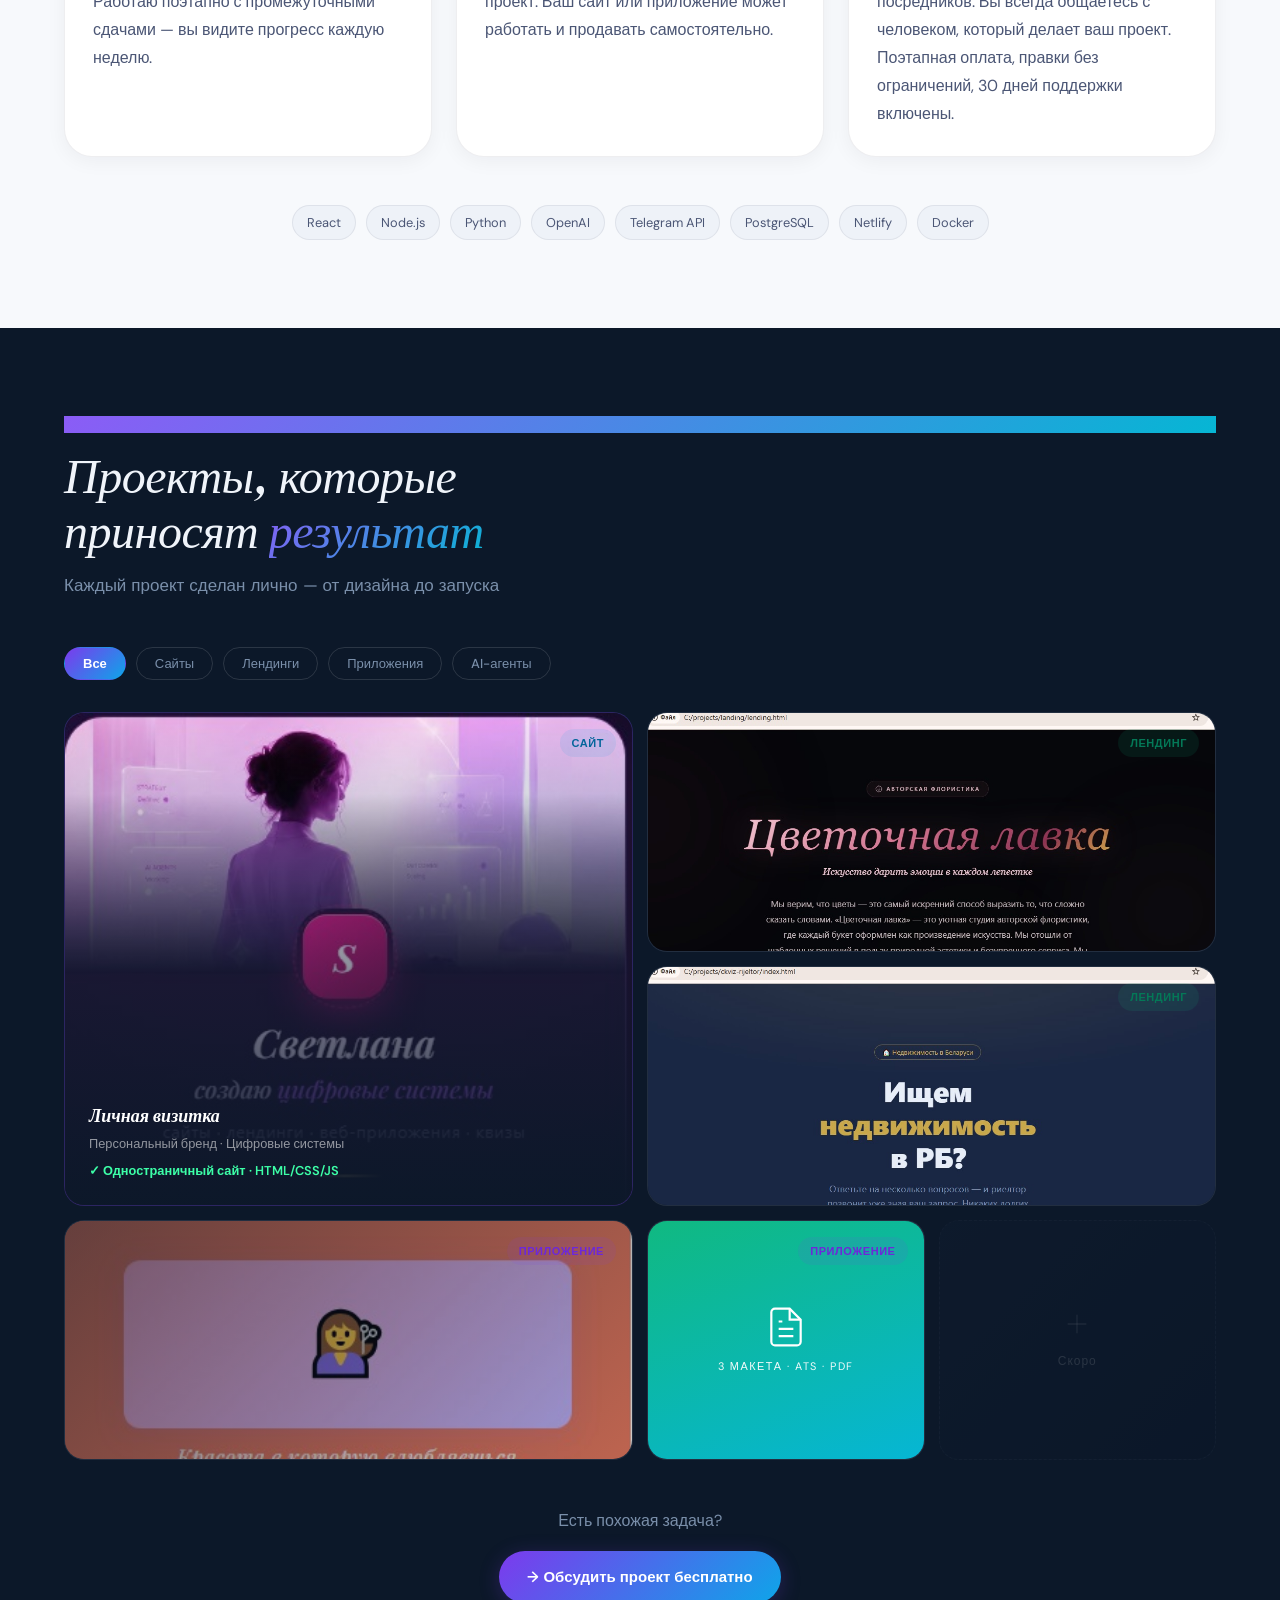
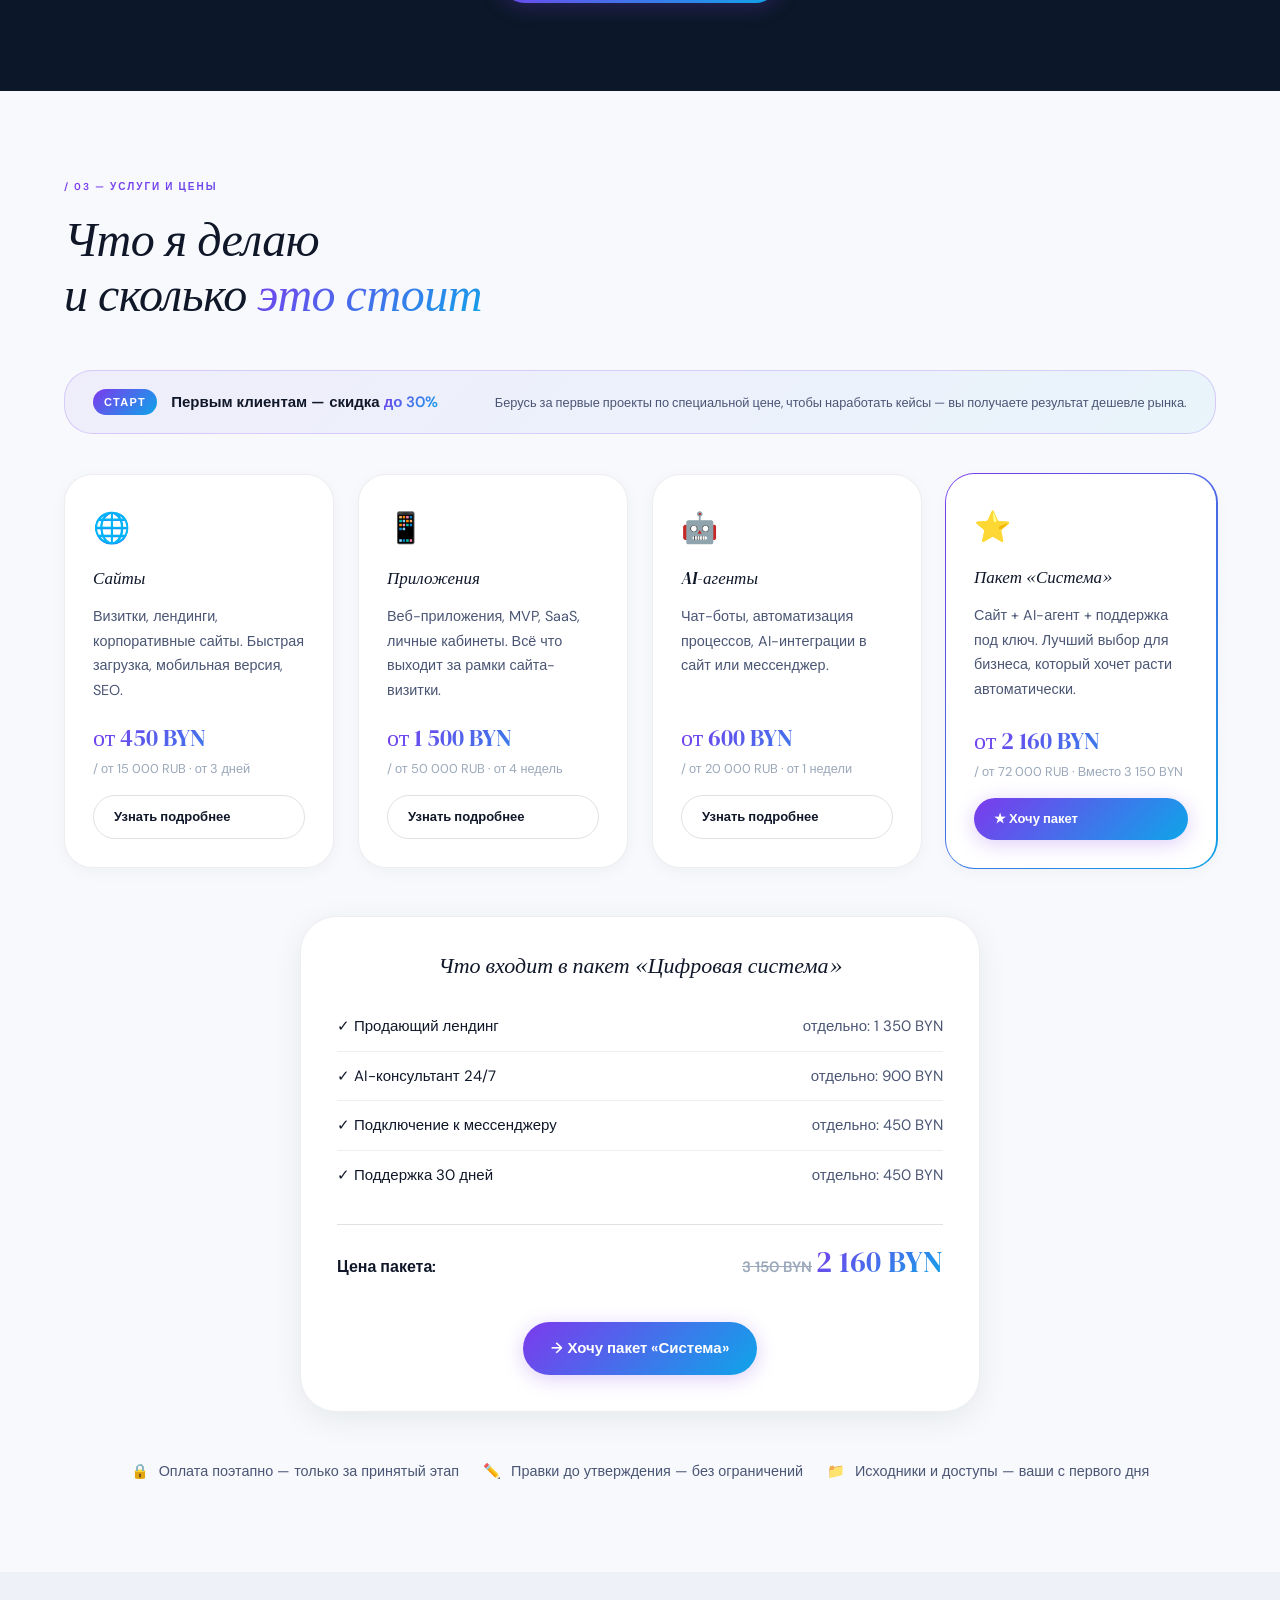
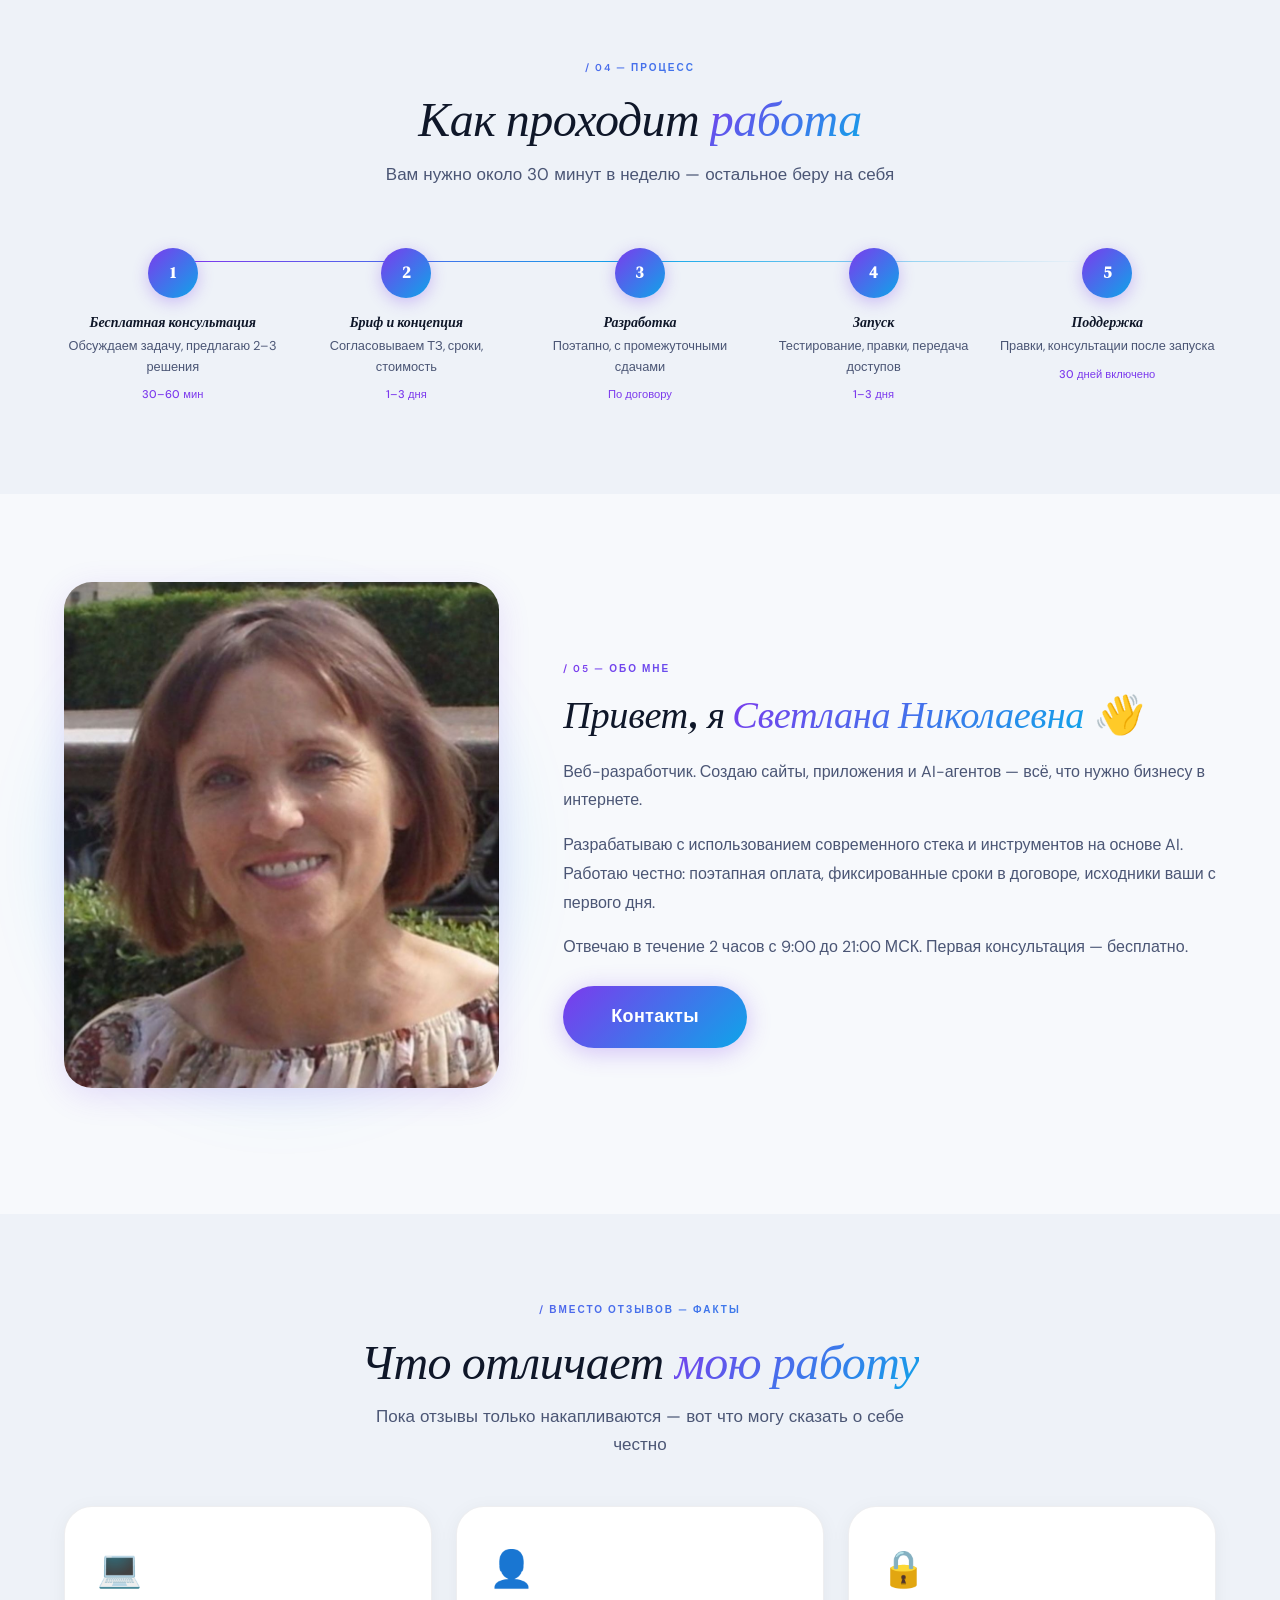
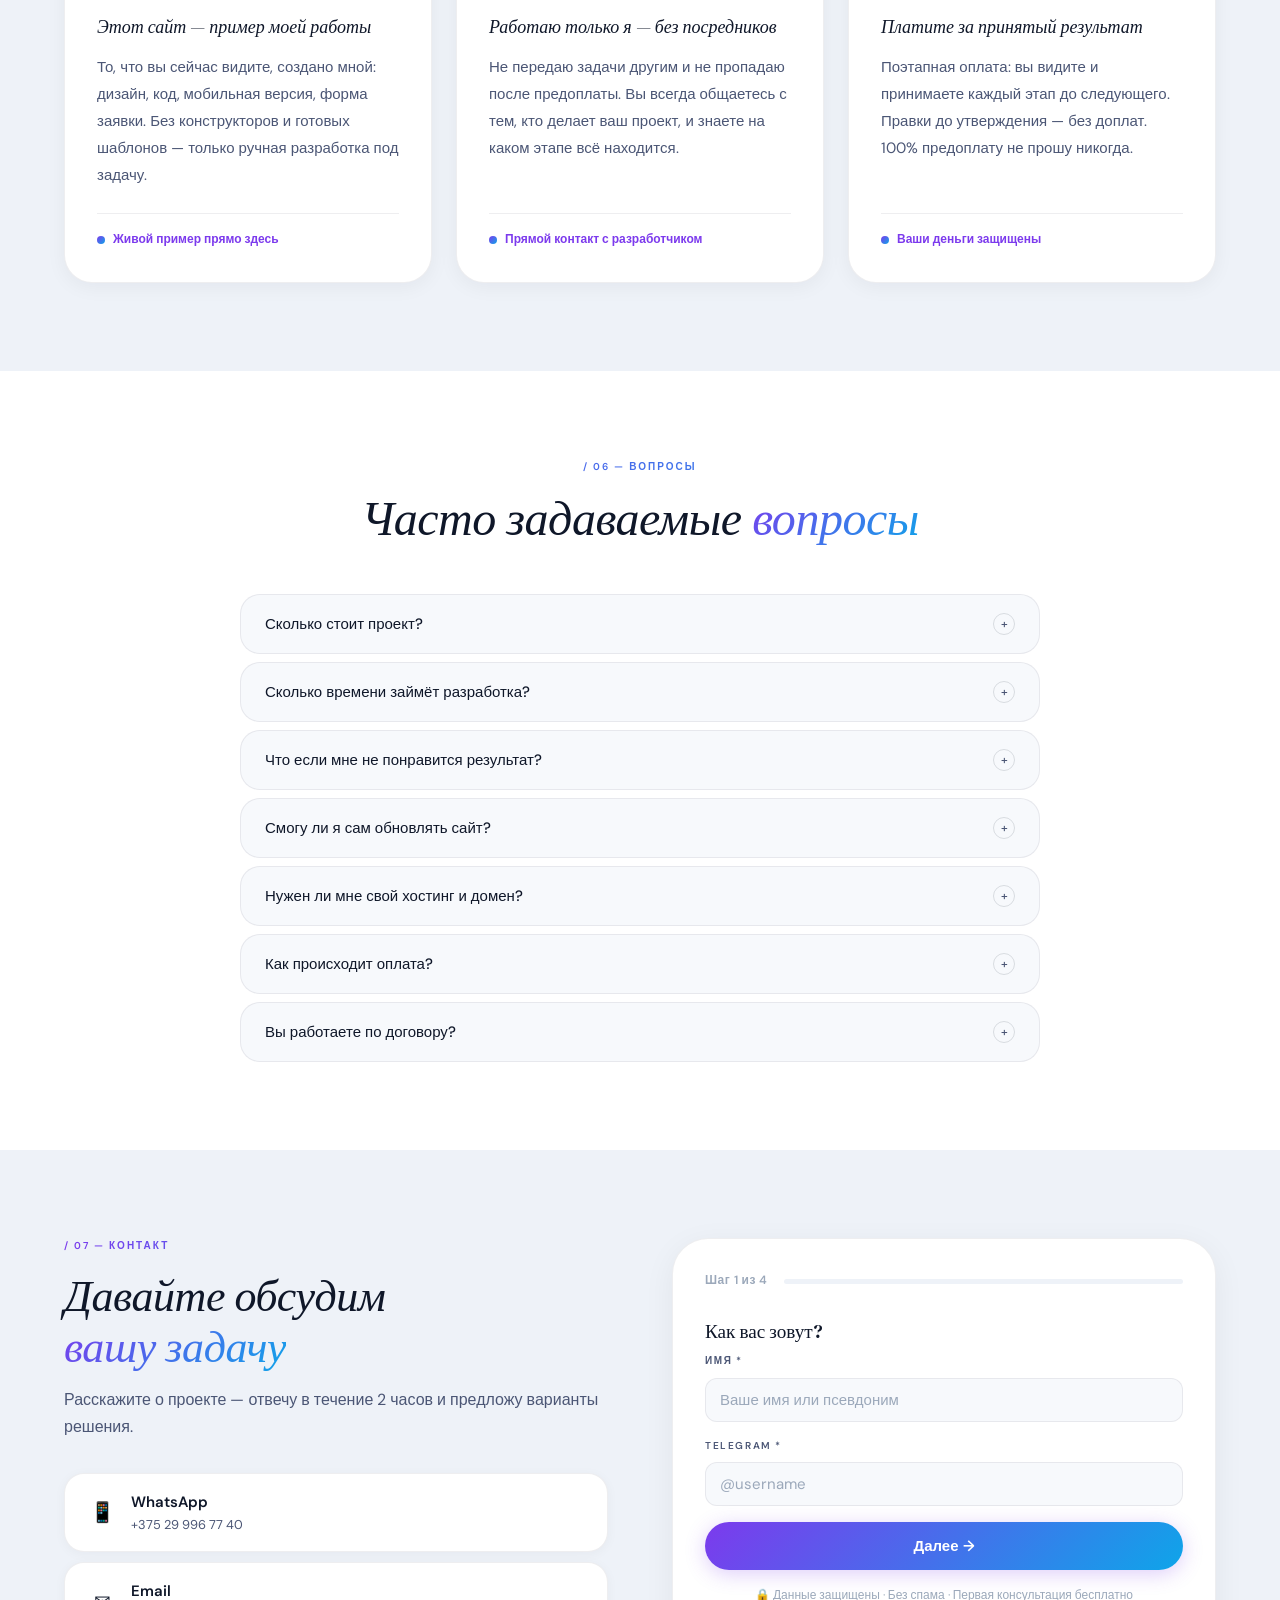
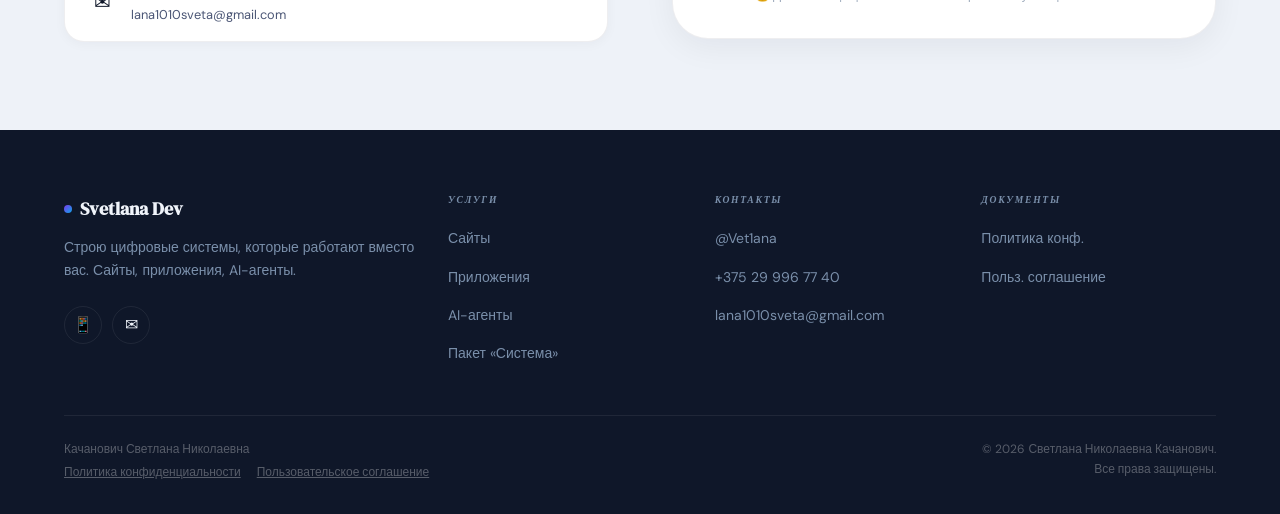
<file: thoughts/shared/index.html>
<!DOCTYPE html>
<html lang="ru">
<head>
  <meta charset="UTF-8">
  <meta name="viewport" content="width=device-width, initial-scale=1.0">
  <title>Светлана Николаевна Качанович — Сайты, приложения и AI-агенты под ключ</title>
  <meta name="description" content="Разрабатываю сайты, веб-приложения и AI-агентов для малого бизнеса. Поэтапная оплата, сроки от 3 дней, поддержка после запуска.">
  <meta property="og:title" content="Светлана Николаевна Качанович — Цифровые системы под ключ">
  <meta property="og:description" content="Сайты, приложения и AI-агенты. От идеи до запуска за 2–6 недель.">
  <meta property="og:type" content="website">
  <meta name="twitter:card" content="summary_large_image">
  <link rel="icon" type="image/svg+xml" href="data:image/svg+xml,%3Csvg xmlns='http://www.w3.org/2000/svg' viewBox='0 0 32 32'%3E%3Cdefs%3E%3ClinearGradient id='g' x1='0' y1='0' x2='1' y2='1'%3E%3Cstop offset='0%25' stop-color='%237C3AED'/%3E%3Cstop offset='100%25' stop-color='%230EA5E9'/%3E%3C/linearGradient%3E%3C/defs%3E%3Crect width='32' height='32' rx='8' fill='url(%23g)'/%3E%3Ctext x='16' y='23' font-family='Georgia,serif' font-size='21' font-style='italic' fill='white' text-anchor='middle'%3ES%3C/text%3E%3C/svg%3E">
  <link rel="preconnect" href="https://fonts.googleapis.com">
  <link rel="preconnect" href="https://fonts.gstatic.com" crossorigin>
  <link href="https://fonts.googleapis.com/css2?family=DM+Serif+Display:ital@0;1&family=DM+Sans:ital,opsz,wght@0,9..40,300;0,9..40,400;0,9..40,500;0,9..40,600;0,9..40,700;1,9..40,400&display=swap" rel="stylesheet">
  <style>
    /* ── TOKENS ───────────────────────────────────── */
    :root {
      --bg:    #F7F9FC;
      --bg2:   #FFFFFF;
      --bg3:   #EEF2F8;
      --bgd:   #0C1829;  /* dark section (portfolio) */
      --bgd2:  #111E32;

      /* Aurora palette */
      --a1: #7C3AED;   /* violet */
      --a2: #0EA5E9;   /* sky */
      --a3: #06B6D4;   /* cyan */
      --a4: #8B5CF6;   /* purple */
      --grad: linear-gradient(135deg, #7C3AED 0%, #0EA5E9 100%);
      --grad2: linear-gradient(135deg, #8B5CF6 0%, #06B6D4 100%);

      /* Text */
      --tx:    #0F1729;
      --tx2:   #4B5675;
      --tx3:   #9BA8BA;
      --txd:   #F0F4FA;  /* text on dark */
      --txd2:  #7A8FAA;

      /* Borders */
      --bdr:   rgba(15,23,41,.07);
      --bdr2:  rgba(15,23,41,.13);
      --bdrd:  rgba(255,255,255,.07);
      --bdrd2: rgba(255,255,255,.13);

      --ok:    #10B981;
      --fh:    'DM Serif Display', serif;
      --fb:    'DM Sans', sans-serif;
      --r-sm:  8px;
      --r:     12px;
      --r-lg:  20px;
      --r-xl:  28px;
      --r-2xl: 36px;
      --r-full: 9999px;
      --sec-py: 88px;
      --cmax: 1200px;
    }

    /* ── RESET ────────────────────────────────────── */
    *,*::before,*::after { box-sizing:border-box; margin:0; padding:0 }
    html { scroll-behavior:smooth; overflow-x:clip; max-width:100vw }
    body { background:var(--bg); color:var(--tx); font-family:var(--fb); font-size:1rem; line-height:1.65; overflow-x:clip; max-width:100vw; width:100% }
    h1,h2,h3,h4 { font-family:var(--fh); line-height:1.15; font-weight:400; font-style:italic }
    a { color:inherit; text-decoration:none }
    img { max-width:100%; display:block }
    button { cursor:pointer; border:none; background:none; font-family:inherit; color:inherit }

    /* ── LAYOUT ───────────────────────────────────── */
    .c { max-width:var(--cmax); margin:0 auto; padding:0 24px }
    .sec { padding:var(--sec-py) 0 }
    .sec-head { margin-bottom:3rem }
    .sec-title { font-size:clamp(2rem,4vw,3rem); letter-spacing:-0.01em }
    .sec-sub { font-size:1.0625rem; color:var(--tx2); max-width:560px; margin-top:.75rem; font-weight:400 }
    .sec-label {
      font-family:var(--fb); font-size:.625rem; font-weight:600;
      letter-spacing:.2em; text-transform:uppercase; margin-bottom:1rem;
      background:var(--grad); -webkit-background-clip:text; -webkit-text-fill-color:transparent; background-clip:text;
    }

    /* Aurora gradient text */
    .hl {
      background:var(--grad); -webkit-background-clip:text;
      -webkit-text-fill-color:transparent; background-clip:text;
    }
    /* On dark sections */
    .hl-d {
      background:var(--grad2); -webkit-background-clip:text;
      -webkit-text-fill-color:transparent; background-clip:text;
    }

    /* ── BUTTONS ──────────────────────────────────── */
    .btn {
      display:inline-flex; align-items:center; gap:.5rem;
      padding:14px 28px; border-radius:var(--r-full);
      font-weight:600; font-size:.9375rem; font-family:var(--fb);
      transition:transform .2s,box-shadow .2s,opacity .2s;
      white-space:nowrap; cursor:pointer;
    }
    .btn-p { background:var(--grad); color:#fff; box-shadow:0 4px 20px rgba(124,58,237,.25) }
    .btn-p:hover { transform:translateY(-3px); box-shadow:0 8px 32px rgba(124,58,237,.38) }
    .btn-s { background:transparent; border:1.5px solid var(--bdr2); color:var(--tx) }
    .btn-s:hover { border-color:var(--a1); color:var(--a1); transform:translateY(-2px) }
    .btn-s-d { background:transparent; border:1.5px solid var(--bdrd2); color:var(--txd) }
    .btn-s-d:hover { border-color:var(--a2); color:var(--a2); transform:translateY(-2px) }
    .btn-sm { padding:10px 20px; font-size:.8125rem }

    /* ── CARDS ────────────────────────────────────── */
    .card {
      background:var(--bg2); border:1px solid var(--bdr);
      border-radius:var(--r-xl); padding:1.75rem;
      box-shadow:0 4px 20px rgba(15,23,41,.05);
      transition:transform .3s,box-shadow .3s;
    }
    .card:hover { transform:translateY(-5px); box-shadow:0 12px 40px rgba(15,23,41,.1) }

    /* ── TAGS ─────────────────────────────────────── */
    .tag { display:inline-flex; align-items:center; padding:5px 12px; border-radius:var(--r-full); font-size:.6875rem; font-weight:600; letter-spacing:.05em; text-transform:uppercase; font-family:var(--fb) }
    .t-site { background:rgba(14,165,233,.1);  color:#0369A1 }
    .t-app  { background:rgba(124,58,237,.1);  color:#6D28D9 }
    .t-ai   { background:rgba(6,182,212,.1);   color:#0E7490 }
    .t-land { background:rgba(16,185,129,.1);  color:#047857 }

    /* ── REVEAL ───────────────────────────────────── */
    .rv { opacity:0; transform:translateY(24px); transition:opacity .65s,transform .65s }
    .rv.on { opacity:1; transform:none }
    .d1{transition-delay:.1s}.d2{transition-delay:.2s}.d3{transition-delay:.3s}.d4{transition-delay:.4s}

    /* ── NAV ──────────────────────────────────────── */
    .nav { position:fixed; top:0; left:0; right:0; z-index:100; transition:background .3s,box-shadow .3s }
    .nav.scrolled { background:rgba(247,249,252,.9); backdrop-filter:blur(20px); -webkit-backdrop-filter:blur(20px); box-shadow:0 1px 20px rgba(15,23,41,.07) }
    .nav-in { display:flex; align-items:center; justify-content:space-between; height:68px }
    .nav-logo { font-family:var(--fh); font-size:1.0625rem; font-weight:700; display:flex; align-items:center; gap:.5rem }
    .nav-logo-mark { display:inline-block; width:8px; height:8px; border-radius:50%; background:var(--grad) }
    .nav-links { display:flex; align-items:center; gap:2rem; list-style:none }
    .nav-links a { color:var(--tx2); font-size:.875rem; transition:color .2s; font-weight:500 }
    .nav-links a:hover { color:var(--tx) }
    .nav-acts { display:flex; align-items:center; gap:1rem }
    .burger { display:none; flex-direction:column; gap:5px; padding:8px }
    .burger span { display:block; width:22px; height:2px; background:var(--tx); border-radius:2px; transition:transform .3s }
    .mob-menu { display:none; flex-direction:column; padding:1.5rem; gap:1rem; background:rgba(247,249,252,.97); backdrop-filter:blur(20px); border-top:1px solid var(--bdr); box-shadow:0 8px 32px rgba(15,23,41,.08) }
    .mob-menu.open { display:flex }
    .mob-menu a { color:var(--tx2); font-size:1.125rem; padding:.75rem 0; border-bottom:1px solid var(--bdr); font-weight:500 }
    .mob-menu a:hover { color:var(--tx) }

    /* ── HERO ─────────────────────────────────────── */
    .hero { min-height:100vh; display:flex; align-items:center; position:relative; overflow:hidden; background:var(--bg); padding-top:68px }
    /* Aurora blobs */
    .ab { position:absolute; border-radius:50%; filter:blur(88px); pointer-events:none }
    .ab1 { width:640px; height:640px; background:radial-gradient(circle,rgba(124,58,237,.28) 0%,transparent 65%); top:-220px; right:-120px; animation:drift1 9s ease-in-out infinite }
    .ab2 { width:520px; height:520px; background:radial-gradient(circle,rgba(6,182,212,.22) 0%,transparent 65%); bottom:-160px; left:-100px; animation:drift2 11s ease-in-out infinite }
    .ab3 { width:380px; height:380px; background:radial-gradient(circle,rgba(16,185,129,.18) 0%,transparent 65%); top:40%; right:35%; animation:drift3 13s ease-in-out infinite }
    @keyframes drift1 { 0%,100%{transform:translate(0,0)} 50%{transform:translate(25px,18px)} }
    @keyframes drift2 { 0%,100%{transform:translate(0,0)} 50%{transform:translate(-18px,24px)} }
    @keyframes drift3 { 0%,100%{transform:translate(0,0)} 50%{transform:translate(12px,-20px)} }
    .hero-in { position:relative; z-index:1; display:grid; grid-template-columns:1fr 1fr; gap:4rem; align-items:center; padding:5rem 0 }
    .hero-badge {
      display:inline-flex; align-items:center; gap:.5rem;
      background:rgba(124,58,237,.08); border:1px solid rgba(124,58,237,.18);
      border-radius:var(--r-full); padding:6px 14px; font-size:.75rem;
      color:var(--a1); margin-bottom:1.5rem; font-family:var(--fb); font-weight:500;
    }
    .dot-pulse { display:inline-block; width:7px; height:7px; border-radius:50%; background:var(--ok); animation:pulse 2s ease-in-out infinite }
    @keyframes pulse { 0%,100%{opacity:1;transform:scale(1)} 50%{opacity:.4;transform:scale(.75)} }
    .hero-h1 { font-size:clamp(2.5rem,5vw,4.25rem); font-weight:400; line-height:1.06; letter-spacing:-0.015em; margin-bottom:1.5rem; color:var(--tx) }
    .hero-h1 .w { display:inline-block; opacity:0; transform:translateY(18px) }
    .hero-h1 .w.on { animation:wapp .48s ease forwards }
    @keyframes wapp { to { opacity:1; transform:none } }
    .hero-sub { font-size:1.0625rem; color:var(--tx2); margin-bottom:2rem; line-height:1.75; opacity:0; transform:translateY(12px); transition:opacity .5s .8s,transform .5s .8s }
    .hero-sub.on { opacity:1; transform:none }
    .hero-acts { display:flex; flex-wrap:wrap; gap:1rem; margin-bottom:2rem; opacity:0; transform:translateY(12px); transition:opacity .5s 1s,transform .5s 1s }
    .hero-acts.on { opacity:1; transform:none }
    .hero-trust { display:flex; flex-wrap:wrap; gap:1.25rem; opacity:0; transition:opacity .5s 1.2s }
    .hero-trust.on { opacity:1 }
    .trust-i { display:flex; align-items:center; gap:.4rem; color:var(--tx2); font-size:.8125rem }
    .trust-i::before { content:'✓'; font-weight:700; background:var(--grad); -webkit-background-clip:text; -webkit-text-fill-color:transparent; background-clip:text }

    /* Hero visual */
    .hero-vis { display:flex; justify-content:center; align-items:center }
    .h-frame { position:relative; width:320px; height:420px }
    /* aurora glow behind frame */
    .h-frame::before {
      content:''; position:absolute; inset:-32px; border-radius:50%;
      background:radial-gradient(circle,rgba(124,58,237,.22) 0%,rgba(14,165,233,.16) 50%,transparent 70%);
      filter:blur(32px); z-index:0; animation:photo-glow 5s ease-in-out infinite;
    }
    @keyframes photo-glow { 0%,100%{opacity:.7;transform:scale(1)} 50%{opacity:1;transform:scale(1.06)} }
    .h-ph {
      position:relative; z-index:1; width:100%; height:100%;
      border-radius:var(--r-xl); overflow:hidden;
      border:1px solid rgba(124,58,237,.15); box-shadow:0 8px 40px rgba(124,58,237,.18);
    }
    .h-ph img { width:100%; height:100%; object-fit:cover; object-position:top center; display:block }
    .fc {
      position:absolute; background:rgba(255,255,255,.88); border:1px solid var(--bdr);
      border-radius:var(--r-lg); padding:.6rem 1rem; backdrop-filter:blur(16px);
      font-size:.8rem; white-space:nowrap; z-index:2; color:var(--tx);
      box-shadow:0 4px 20px rgba(15,23,41,.1);
    }
    .fc1 { top:32px; right:-52px; animation:fl 3.2s ease-in-out infinite }
    .fc2 { bottom:48px; left:-56px; animation:fl 3.2s ease-in-out infinite 1.6s }
    @keyframes fl { 0%,100%{transform:none} 50%{transform:translateY(-8px)} }
    .fc-dot { display:inline-block; width:7px; height:7px; border-radius:50%; margin-right:5px }
    .fc-dot-g { background:var(--ok) }
    .fc-dot-b { background:var(--a2) }

    /* ── TRUST NUMBERS ────────────────────────────── */
    .nums { background:var(--bg2); padding:3.5rem 0; border-top:1px solid var(--bdr); border-bottom:1px solid var(--bdr) }
    .nums-g { display:grid; grid-template-columns:repeat(4,1fr) }
    .num-i { text-align:center; padding:1.5rem; border-right:1px solid var(--bdr) }
    .num-i:last-child { border-right:none }
    .num-val {
      font-family:var(--fh); font-size:clamp(2.25rem,4vw,3.25rem); font-weight:400;
      line-height:1; margin-bottom:.5rem;
      background:var(--grad); -webkit-background-clip:text; -webkit-text-fill-color:transparent; background-clip:text;
    }
    .num-lbl { color:var(--tx2); font-size:.875rem }

    /* ── UTP ──────────────────────────────────────── */
    .utp-g { display:grid; grid-template-columns:repeat(3,1fr); gap:1.5rem }
    .utp-icon { font-size:2.25rem; margin-bottom:1rem; display:block }
    .utp-title { font-size:1.125rem; margin-bottom:.75rem }
    .utp-txt { color:var(--tx2); line-height:1.75 }
    .techs { margin-top:3rem; display:flex; flex-wrap:wrap; gap:.625rem; justify-content:center }
    .tech { background:var(--bg3); border:1px solid var(--bdr); border-radius:var(--r-full); padding:6px 14px; font-size:.8rem; color:var(--tx2); transition:all .2s }
    .tech:hover { border-color:var(--a1); color:var(--a1); background:rgba(124,58,237,.06) }

    /* ── PORTFOLIO (dark section) ─────────────────── */
    .pf-bg { background:var(--bgd) }
    .pf-filters { display:flex; flex-wrap:wrap; gap:.625rem; margin-bottom:2rem }
    .fil { padding:7px 18px; border-radius:var(--r-full); font-size:.8125rem; font-weight:500; border:1.5px solid var(--bdrd2); color:var(--txd2); transition:all .2s; font-family:var(--fb); background:none; cursor:pointer }
    .fil:hover,.fil.act { background:var(--grad); border-color:transparent; color:#fff; font-weight:600 }
    .pf-g { display:grid; grid-template-columns:repeat(4,1fr); grid-auto-rows:240px; gap:14px }
    .pc { position:relative; border-radius:var(--r-lg); overflow:hidden; background:var(--bgd2); border:1px solid var(--bdrd); transition:transform .3s,box-shadow .3s }
    .pc:hover { transform:translateY(-5px); box-shadow:0 16px 48px rgba(0,0,0,.4) }
    .pc.feat { grid-column:span 2; grid-row:span 2; border-color:rgba(124,58,237,.25) }
    .pc.wide { grid-column:span 2 }
    .pp { width:100%; height:100%; display:flex; align-items:center; justify-content:center; background:linear-gradient(135deg,#111E32 0%,#0a1628 100%); color:rgba(255,255,255,.2) }
    .pov { position:absolute; inset:0; background:linear-gradient(to top,rgba(12,24,41,.98) 0%,rgba(12,24,41,.3) 65%,transparent 100%); padding:1.5rem; display:flex; flex-direction:column; justify-content:flex-end; opacity:0; transition:opacity .3s }
    .pc:hover .pov,.pc.feat .pov { opacity:1 }
    .p-tag { position:absolute; top:1rem; right:1rem }
    .p-title { font-family:var(--fh); font-weight:700; color:#fff; font-size:.875rem; margin-bottom:.4rem }
    .pc.feat .p-title { font-size:1.125rem }
    .p-meta { font-size:.8rem; color:rgba(255,255,255,.55); margin-bottom:.35rem }
    .p-res { font-size:.8rem; color:#3DFFA8; font-weight:600 }
    .pf-cta { text-align:center; margin-top:3rem }
    .pf-cta p { color:var(--txd2); margin-bottom:1rem }

    /* ── PROMO STRIP ─────────────────────────────── */
    .promo-strip {
      display:flex; align-items:center; justify-content:space-between; flex-wrap:wrap; gap:1rem;
      background:linear-gradient(135deg,rgba(124,58,237,.06) 0%,rgba(14,165,233,.06) 100%);
      border:1.5px solid rgba(124,58,237,.2); border-radius:var(--r-xl);
      padding:1.125rem 1.75rem; margin-bottom:2.5rem;
    }
    .promo-left { display:flex; align-items:center; gap:.875rem }
    .promo-badge {
      font-size:.6875rem; font-weight:700; letter-spacing:.12em; text-transform:uppercase;
      background:var(--grad); color:#fff; border-radius:var(--r-full); padding:4px 11px;
      white-space:nowrap;
    }
    .promo-text { font-size:.9375rem; font-weight:600; color:var(--tx) }
    .promo-text span { background:var(--grad); -webkit-background-clip:text; -webkit-text-fill-color:transparent; background-clip:text }
    .promo-note { font-size:.8rem; color:var(--tx2) }

    /* ── SERVICES ─────────────────────────────────── */
    .srv-g { display:grid; grid-template-columns:repeat(4,1fr); gap:1.5rem; margin-bottom:3rem }
    .sc { background:var(--bg2); border:1px solid var(--bdr); border-radius:var(--r-xl); padding:1.75rem; display:flex; flex-direction:column; gap:1rem; box-shadow:0 4px 16px rgba(15,23,41,.04); transition:transform .3s,box-shadow .3s }
    .sc:hover { transform:translateY(-5px); box-shadow:0 12px 36px rgba(15,23,41,.09) }
    .sc.feat-s { background:var(--bg2); border:0; position:relative }
    /* gradient border via pseudo */
    .sc.feat-s::before { content:''; position:absolute; inset:-1.5px; border-radius:calc(var(--r-xl) + 1.5px); background:var(--grad); z-index:-1 }
    .sc-icon { font-size:1.875rem }
    .sc-title { font-size:1.0625rem }
    .sc-desc { color:var(--tx2); font-size:.9rem; line-height:1.7; flex-grow:1 }
    .sc-price { font-family:var(--fh); font-size:1.5rem; font-weight:400; background:var(--grad); -webkit-background-clip:text; -webkit-text-fill-color:transparent; background-clip:text }
    .sc-term { font-size:.8rem; color:var(--tx3) }
    /* Value stack */
    .vs { background:var(--bg2); border:1px solid var(--bdr); border-radius:var(--r-2xl); padding:2.25rem; max-width:680px; margin:0 auto; box-shadow:0 8px 32px rgba(15,23,41,.07) }
    .vs-title { font-size:1.375rem; margin-bottom:1.5rem; text-align:center }
    .vs-list { list-style:none; margin-bottom:1.5rem }
    .vs-item { display:flex; justify-content:space-between; padding:.75rem 0; border-bottom:1px solid var(--bdr); font-size:.9375rem }
    .vs-item:last-child { border-bottom:none }
    .vs-item span:last-child { color:var(--tx2) }
    .vs-total { display:flex; justify-content:space-between; align-items:baseline; padding:.75rem 0; border-top:1px solid var(--bdr2); font-weight:600 }
    .vs-old { text-decoration:line-through; color:var(--tx3); font-size:.9375rem }
    .vs-new { font-family:var(--fh); font-size:1.875rem; font-weight:400; background:var(--grad); -webkit-background-clip:text; -webkit-text-fill-color:transparent; background-clip:text }
    .vs-cta { text-align:center; margin-top:1.5rem }
    .guar { display:flex; flex-wrap:wrap; justify-content:center; gap:1.5rem; margin-top:3rem }
    .guar-i { display:flex; align-items:center; gap:.625rem; color:var(--tx2); font-size:.9rem }

    /* ── PROCESS ──────────────────────────────────── */
    .proc-g { position:relative; display:grid; grid-template-columns:repeat(5,1fr); gap:1rem }
    .proc-g::before { content:''; position:absolute; top:25px; left:calc(10% + 16px); right:calc(10% + 16px); height:1.5px; background:linear-gradient(90deg,var(--a1),var(--a2),transparent) }
    .ps { position:relative; text-align:center; padding-top:.75rem }
    .ps-num {
      width:50px; height:50px; border-radius:50%;
      background:var(--grad); color:#fff;
      display:flex; align-items:center; justify-content:center;
      font-weight:700; font-size:1rem; margin:0 auto 1rem; position:relative; z-index:1;
      font-family:var(--fh); box-shadow:0 4px 16px rgba(124,58,237,.3);
    }
    .ps-title { font-size:.875rem; margin-bottom:.4rem; font-weight:600 }
    .ps-desc { font-size:.8rem; color:var(--tx2); line-height:1.6 }
    .ps-time { display:inline-block; margin-top:.5rem; font-size:.7rem; color:var(--a1); font-weight:500 }

    /* ── REVIEWS ──────────────────────────────────── */
    .rv-bg { background:var(--bg3) }
    .rv-wrap { overflow:hidden }
    .rv-track { display:flex; transition:transform .4s ease }
    .rv-card { min-width:100%; padding:1rem }
    .rv-inner { background:var(--bg2); border:1px solid var(--bdr); border-radius:var(--r-2xl); padding:2.25rem; max-width:780px; margin:0 auto; box-shadow:0 8px 32px rgba(15,23,41,.06) }
    .rv-stars { font-size:1.125rem; margin-bottom:1rem; letter-spacing:.1em; background:var(--grad); -webkit-background-clip:text; -webkit-text-fill-color:transparent; background-clip:text }
    .rv-text { font-size:1.0625rem; line-height:1.8; color:var(--tx2); margin-bottom:1.5rem; font-style:italic }
    .rv-auth { display:flex; align-items:center; gap:1rem }
    .rv-photo { width:48px; height:48px; border-radius:50%; background:var(--grad); color:#fff; display:flex; align-items:center; justify-content:center; font-weight:700; font-size:.9375rem; flex-shrink:0; font-family:var(--fh) }
    .rv-name { font-size:.9375rem; font-weight:600 }
    .rv-role { font-size:.8rem; color:var(--tx2) }
    .rv-ctrl { display:flex; justify-content:center; align-items:center; gap:1rem; margin-top:2rem }
    .rv-btn { width:44px; height:44px; border-radius:50%; border:1.5px solid var(--bdr2); display:flex; align-items:center; justify-content:center; color:var(--tx2); transition:all .2s; cursor:pointer }
    .rv-btn:hover { border-color:var(--a1); color:var(--a1); background:rgba(124,58,237,.06) }
    .rv-dots { display:flex; gap:8px }
    .rv-dot { width:8px; height:8px; border-radius:50%; background:var(--bdr2); cursor:pointer; transition:background .2s,width .2s }
    .rv-dot.on { background:var(--grad); width:24px; border-radius:var(--r-full) }

    /* ── ABOUT ────────────────────────────────────── */
    .ab-in { display:grid; grid-template-columns:1fr 1.5fr; gap:4rem; align-items:center }
    .ab-frame { position:relative; aspect-ratio:4/5 }
    /* aurora glow */
    .ab-frame::before { content:''; position:absolute; inset:-24px; border-radius:50%; background:radial-gradient(circle,rgba(124,58,237,.18) 0%,rgba(14,165,233,.12) 50%,transparent 70%); filter:blur(28px); z-index:0 }
    .ab-ph { position:relative; z-index:1; width:100%; min-height:360px; background:var(--bg2); border-radius:var(--r-xl); border:1px solid rgba(124,58,237,.12); box-shadow:0 8px 32px rgba(124,58,237,.1); display:flex; flex-direction:column; align-items:center; justify-content:center; gap:.75rem; color:var(--tx3); font-size:.875rem }
    .ab-ph svg { width:72px; height:72px; opacity:.2 }
    .ab-h2 { font-size:clamp(1.75rem,3vw,2.5rem); font-weight:400; letter-spacing:-0.01em; margin-bottom:1.25rem }
    .ab-p { color:var(--tx2); line-height:1.8; margin-bottom:1rem }
    .ab-soc { display:flex; gap:.75rem; margin-top:1.5rem }
    .soc-btn { display:flex; align-items:center; gap:.5rem; padding:9px 16px; border-radius:var(--r-full); border:1.5px solid var(--bdr2); color:var(--tx2); font-size:.875rem; transition:all .2s }
    .soc-btn:hover { border-color:var(--a1); color:var(--a1); background:rgba(124,58,237,.05) }
    .btn-contact-big { display:inline-flex; align-items:center; justify-content:center; padding:16px 48px; border-radius:var(--r-full); background:var(--grad); color:#fff; font-size:1.125rem; font-weight:600; letter-spacing:.02em; box-shadow:0 4px 24px rgba(124,58,237,.3); transition:all .25s }
    .btn-contact-big:hover { transform:translateY(-2px); box-shadow:0 8px 32px rgba(124,58,237,.45) }

    /* ── ADVANTAGES ──────────────────────────────── */
    .adv-g { display:grid; grid-template-columns:repeat(3,1fr); gap:1.5rem }
    .adv-card { background:var(--bg2); border:1px solid var(--bdr); border-radius:var(--r-xl); padding:2rem; display:flex; flex-direction:column; gap:1rem; box-shadow:0 4px 20px rgba(15,23,41,.05); transition:transform .3s,box-shadow .3s }
    .adv-card:hover { transform:translateY(-5px); box-shadow:0 12px 40px rgba(15,23,41,.1) }
    .adv-icon { font-size:2.25rem }
    .adv-title { font-size:1.125rem; line-height:1.3 }
    .adv-txt { color:var(--tx2); line-height:1.8; font-size:.9375rem; flex-grow:1 }
    .adv-foot { display:flex; align-items:center; gap:.5rem; margin-top:.5rem; padding-top:1rem; border-top:1px solid var(--bdr) }
    .adv-foot-dot { width:8px; height:8px; border-radius:50%; background:var(--grad); flex-shrink:0 }
    .adv-foot-lbl { font-size:.75rem; font-weight:600; color:var(--a1) }
    @media(max-width:768px){ .adv-g { grid-template-columns:1fr } }

    /* ── FAQ ──────────────────────────────────────── */
    .faq-bg { background:var(--bg2) }
    .faq-list { max-width:800px; margin:0 auto; display:flex; flex-direction:column; gap:.5rem }
    .faq-item { background:var(--bg); border:1px solid var(--bdr); border-radius:var(--r-lg); overflow:hidden; transition:border-color .2s,box-shadow .2s }
    .faq-item.open { border-color:rgba(124,58,237,.2); box-shadow:0 4px 20px rgba(124,58,237,.07) }
    .faq-q { width:100%; text-align:left; padding:1.125rem 1.5rem; display:flex; justify-content:space-between; align-items:center; gap:1rem; font-weight:500; font-size:.9375rem; color:var(--tx); transition:color .2s }
    .faq-q:hover { color:var(--a1) }
    .faq-ic { width:22px; height:22px; border-radius:50%; border:1.5px solid var(--bdr2); display:flex; align-items:center; justify-content:center; flex-shrink:0; transition:transform .3s,border-color .2s,background .2s; font-size:.75rem; color:var(--tx2) }
    .faq-item.open .faq-ic { transform:rotate(45deg); background:var(--grad); border-color:transparent; color:#fff }
    .faq-ans { max-height:0; overflow:hidden; transition:max-height .35s ease }
    .faq-item.open .faq-ans { max-height:300px }
    .faq-ans-in { padding:0 1.5rem 1.25rem; color:var(--tx2); line-height:1.8 }

    /* ── CONTACT ──────────────────────────────────── */
    .ct-in { display:grid; grid-template-columns:1fr 1fr; gap:4rem; align-items:start }
    .ct-title { font-size:clamp(1.875rem,3.5vw,2.75rem); font-weight:400; letter-spacing:-0.01em; margin-bottom:.875rem }
    .ct-sub { color:var(--tx2); line-height:1.7; margin-bottom:2rem }
    .ct-chs { display:flex; flex-direction:column; gap:.625rem }
    .ch { display:flex; align-items:center; gap:.75rem; padding:1rem 1.25rem; background:var(--bg2); border:1px solid var(--bdr); border-radius:var(--r-lg); font-size:.9375rem; transition:all .2s; box-shadow:0 2px 12px rgba(15,23,41,.04) }
    .ch:hover { border-color:rgba(124,58,237,.25); transform:translateX(4px); box-shadow:0 4px 20px rgba(124,58,237,.08) }
    .ch-icon { font-size:1.25rem; width:34px; text-align:center }
    .form-box { background:var(--bg2); border:1px solid var(--bdr); border-radius:var(--r-2xl); padding:2rem; box-shadow:0 8px 32px rgba(15,23,41,.06) }
    .fg { margin-bottom:1rem }
    .flbl { display:block; font-size:.625rem; font-weight:600; color:var(--tx2); margin-bottom:.5rem; letter-spacing:.16em; text-transform:uppercase }
    .fi,.fta { width:100%; background:var(--bg); border:1.5px solid var(--bdr); border-radius:var(--r); padding:11px 14px; color:var(--tx); font-family:var(--fb); font-size:.9375rem; outline:none; transition:border-color .2s,box-shadow .2s }
    .fi:focus,.fta:focus { border-color:var(--a1); box-shadow:0 0 0 3px rgba(124,58,237,.1) }
    .fta { resize:vertical; min-height:96px }
    .fi::placeholder,.fta::placeholder { color:var(--tx3) }
    .fck-w { display:flex; align-items:flex-start; gap:.75rem; margin-bottom:1.5rem }
    .fck { width:17px; height:17px; margin-top:2px; flex-shrink:0; accent-color:var(--a1) }
    .fck-lbl { font-size:.8rem; color:var(--tx2); line-height:1.5 }
    .fck-lbl a { color:var(--a1); text-decoration:underline }
    .f-sub { width:100%; justify-content:center }
    .f-ok { display:none; text-align:center; padding:2rem }
    .f-ok-ic { font-size:2.5rem; margin-bottom:1rem }
    .f-ok-t { font-size:1.25rem; font-weight:700; margin-bottom:.75rem }
    .f-ok-s { color:var(--tx2) }
    .f-guar { text-align:center; margin-top:1rem; font-size:.75rem; color:var(--tx3) }

    /* ── WIZARD FORM ─────────────────────────────── */
    .wiz-hd { display:flex; align-items:center; gap:1rem; margin-bottom:1.75rem }
    .wiz-lbl { font-size:.75rem; font-weight:600; color:var(--tx3); white-space:nowrap; letter-spacing:.04em }
    .wiz-bar { flex:1; height:5px; background:var(--bg3); border-radius:3px; overflow:hidden }
    .wiz-fill { height:100%; background:var(--grad); border-radius:3px; transition:width .4s cubic-bezier(.4,0,.2,1); width:0% }
    .wiz-q { font-family:var(--fh); font-size:1.2rem; color:var(--tx); margin-bottom:.5rem; line-height:1.35 }
    .wiz-hint { font-size:.8rem; color:var(--tx2); margin-bottom:1.25rem }
    .wiz-chips { display:grid; grid-template-columns:1fr 1fr; gap:.5rem; margin-bottom:1.25rem }
    .wiz-chip { padding:.75rem 1rem; border-radius:var(--r); border:1.5px solid var(--bdr2); background:var(--bg); color:var(--tx); font-family:var(--fb); font-size:.875rem; font-weight:500; cursor:pointer; transition:all .18s; text-align:left; line-height:1.4 }
    .wiz-chip small { display:block; font-size:.72rem; color:var(--tx2); font-weight:400; margin-top:2px }
    .wiz-chip:hover { border-color:rgba(124,58,237,.4); color:var(--a1) }
    .wiz-chip.sel { border-color:var(--a1); background:rgba(124,58,237,.07); color:var(--a1); font-weight:600 }
    .wiz-chip.sel small { color:var(--a4) }
    .wiz-nav { display:flex; gap:.625rem; margin-top:1.25rem }
    .wiz-nav > * { flex:1 }
    .btn-ghost { background:transparent; border:1.5px solid var(--bdr2); color:var(--tx2); border-radius:var(--r-full); padding:.75rem 1.5rem; font-family:var(--fb); font-weight:600; font-size:.9375rem; cursor:pointer; transition:all .18s; display:flex; align-items:center; justify-content:center }
    .btn-ghost:hover { border-color:var(--a1); color:var(--a1) }
    .wiz-err { font-size:.8rem; color:#DC2626; margin-top:.35rem; display:none }
    .wiz-err.show { display:block }
    @keyframes shake { 0%,100%{transform:translateX(0)} 20%,60%{transform:translateX(-5px)} 40%,80%{transform:translateX(5px)} }
    .shake { animation:shake .32s ease }

    /* ── FOOTER ───────────────────────────────────── */
    .ft { background:var(--tx); padding:4rem 0 2rem; color:var(--txd) }
    .ft-top { display:grid; grid-template-columns:1.5fr 1fr 1fr 1fr; gap:2rem; margin-bottom:3rem }
    .ft-logo { font-family:var(--fh); font-size:1.125rem; font-weight:700; margin-bottom:.75rem; display:flex; align-items:center; gap:.5rem }
    .ft-logo-mark { display:inline-block; width:8px; height:8px; border-radius:50%; background:var(--grad) }
    .ft-tag { color:var(--txd2); font-size:.875rem; line-height:1.65; margin-bottom:1.5rem }
    .ft-soc { display:flex; gap:.625rem }
    .ft-si { width:38px; height:38px; border-radius:50%; border:1px solid var(--bdrd); display:flex; align-items:center; justify-content:center; transition:border-color .2s,color .2s }
    .ft-si:hover { border-color:var(--a2); color:var(--a2) }
    .ft-col-t { font-size:.6rem; letter-spacing:.18em; text-transform:uppercase; color:var(--txd2); margin-bottom:1.25rem; font-weight:600 }
    .ft-lks { list-style:none; display:flex; flex-direction:column; gap:.75rem }
    .ft-lks li a { color:var(--txd2); font-size:.875rem; transition:color .2s }
    .ft-lks li a:hover { color:var(--txd) }
    .ft-bot { display:flex; justify-content:space-between; align-items:flex-start; flex-wrap:wrap; gap:1rem; padding-top:1.5rem; border-top:1px solid var(--bdrd) }
    .ft-leg { color:rgba(255,255,255,.3); font-size:.75rem; line-height:1.6 }
    .ft-leg-lks { display:flex; gap:1rem; margin-top:.25rem }
    .ft-leg-lks a { color:rgba(255,255,255,.3); font-size:.75rem; text-decoration:underline; transition:color .2s }
    .ft-leg-lks a:hover { color:var(--txd2) }
    .ft-copy { color:rgba(255,255,255,.3); font-size:.75rem; text-align:right }

    /* ── SCROLL TOP ───────────────────────────────── */
    .st { position:fixed; bottom:32px; right:32px; width:46px; height:46px; border-radius:50%; background:var(--grad); color:#fff; display:flex; align-items:center; justify-content:center; font-size:1.125rem; font-weight:700; opacity:0; pointer-events:none; transition:opacity .3s,transform .2s; z-index:50; box-shadow:0 4px 16px rgba(124,58,237,.35) }
    .st.on { opacity:1; pointer-events:auto }
    .st:hover { transform:translateY(-3px) }

    /* ── REDUCED MOTION ───────────────────────────── */
    @media(prefers-reduced-motion:reduce){*,*::before,*::after{animation-duration:.01ms!important;animation-iteration-count:1!important;transition-duration:.01ms!important}}

    /* ── RESPONSIVE ───────────────────────────────── */
    @media(max-width:768px){
      section, header, footer, .nums { overflow-x:hidden }
      .hero-cnt { width:100%; max-width:100%; overflow:hidden }
      .hero-h1 { overflow-wrap:break-word; word-break:break-word }
      .hero-sub { overflow-wrap:break-word }
      .promo-strip { flex-direction:column; align-items:flex-start; gap:.75rem }
      .promo-note { font-size:.8rem }
      .guar { flex-direction:column; align-items:flex-start; gap:1rem }
      .guar-i { font-size:.875rem }
      :root{--sec-py:64px}
      .nav-links,.nav-acts .btn:not(.burger-cta){display:none}
      .burger{display:flex}
      .hero-in{grid-template-columns:1fr;text-align:center;padding:3.5rem 0}
      .hero-vis{order:-1}
      .h-frame{width:240px;height:315px}
      .fc1{right:-8px}.fc2{left:-8px}
      .hero-acts,.hero-trust{justify-content:center}
      .nums-g{grid-template-columns:repeat(2,1fr)}
      .num-i{border-right:none;border-bottom:1px solid var(--bdr)}
      .num-i:nth-last-child(-n+2){border-bottom:none}
      .utp-g{grid-template-columns:1fr}
      .pf-g{grid-template-columns:repeat(2,1fr);grid-auto-rows:200px}
      .pc.feat,.pc.wide{grid-column:span 2}
      .pov{opacity:1}
      .srv-g{grid-template-columns:repeat(2,1fr)}
      .proc-g{grid-template-columns:1fr;gap:1.5rem}
      .proc-g::before{display:none}
      .ps{display:flex;align-items:flex-start;gap:1rem;text-align:left;padding-top:0}
      .ps-num{margin:0;flex-shrink:0}
      .ps > div { min-width:0; overflow:hidden }
      .ab-in{grid-template-columns:1fr}
      .ab-wrap{max-width:260px;margin:0 auto}
      .ct-in{grid-template-columns:1fr}
      .ft-top{grid-template-columns:1fr 1fr}
      .ft-brand{grid-column:span 2}
      .ft-bot{flex-direction:column;text-align:center}
      .ft-copy,.ft-leg-lks{text-align:center;justify-content:center}
      .ft-leg-lks{flex-wrap:wrap;gap:.5rem}
      .promo-left{flex-wrap:wrap;gap:.5rem}
      .promo-text{font-size:.875rem}
    }
    @media(max-width:640px){
      .srv-g{grid-template-columns:1fr}
      .pf-g{grid-template-columns:1fr;grid-auto-rows:auto}
      .pc{min-height:200px}
      .pc.feat,.pc.wide{grid-column:span 1;grid-row:span 1}
      .ft-top{grid-template-columns:1fr}
      .ft-brand{grid-column:span 1}
    }
  </style>
</head>
<body>

<!-- NAV -->
<header class="nav" id="nav">
  <div class="c">
    <nav class="nav-in">
      <a href="#" class="nav-logo"><span class="nav-logo-mark"></span> Svetlana Dev</a>
      <ul class="nav-links">
        <li><a href="#portfolio">Портфолио</a></li>
        <li><a href="#services">Услуги</a></li>
        <li><a href="#contact">Контакт</a></li>
      </ul>
      <div class="nav-acts">
        <a href="#contact" class="btn btn-p btn-sm burger-cta">Написать →</a>
        <button class="burger" id="burger" aria-label="Меню"><span></span><span></span><span></span></button>
      </div>
    </nav>
  </div>
  <div class="mob-menu" id="mob">
    <a href="#portfolio">Портфолио</a>
    <a href="#services">Услуги</a>
    <a href="#process">Как работаю</a>
    <a href="#contact">Контакт</a>
  </div>
</header>

<!-- HERO -->
<section class="hero" id="home">
  <div class="ab ab1"></div>
  <div class="ab ab2"></div>
  <div class="ab ab3"></div>
  <div class="c">
    <div class="hero-in">
      <div class="hero-cnt">
        <div class="hero-badge"><span class="dot-pulse"></span> Доступна для новых проектов</div>
        <h1 class="hero-h1" id="h1">Строю цифровые системы, которые работают вместо вас</h1>
        <p class="hero-sub" id="hsub">Сайты, приложения и AI-агенты под ключ —<br>от идеи до запуска за 2–6 недель</p>
        <div class="hero-acts" id="hacts">
          <a href="https://wa.me/375299967740" class="btn btn-p" target="_blank" rel="noopener">→ Написать в WhatsApp</a>
          <a href="#portfolio" class="btn btn-s">Посмотреть работы ↓</a>
        </div>
        <div class="hero-trust" id="htr">
          <span class="trust-i">Фиксированная цена</span>
          <span class="trust-i">Поэтапная оплата</span>
          <span class="trust-i">Без посредников</span>
          <span class="trust-i">Поддержка после</span>
        </div>
      </div>
      <div class="hero-vis">
        <div class="h-frame">
          <div class="h-ph">
            <img src="img/hero-ai.jpg" alt="Светлана Качанович — разработчик AI-систем" loading="eager">
          </div>
          <div class="fc fc1"><span class="fc-dot fc-dot-g"></span> Проект запущен 🚀</div>
          <div class="fc fc2"><span class="fc-dot fc-dot-b"></span> AI-агент готов</div>
        </div>
      </div>
    </div>
  </div>
</section>

<!-- TRUST NUMBERS -->
<section class="nums" id="nums">
  <div class="c">
    <div class="nums-g">
      <div class="num-i rv"><div class="num-val" data-to="3" data-sfx=" дня">0</div><div class="num-lbl">минимальный срок запуска</div></div>
      <div class="num-i rv d1"><div class="num-val" data-to="2" data-sfx=" часа">0</div><div class="num-lbl">время ответа (9:00–21:00)</div></div>
      <div class="num-i rv d2"><div class="num-val" data-to="30" data-sfx=" дней">0</div><div class="num-lbl">поддержка после запуска включена</div></div>
      <div class="num-i rv d3"><div class="num-val" style="-webkit-text-fill-color:unset;color:var(--ok)">Бесплатно</div><div class="num-lbl">первая консультация</div></div>
    </div>
  </div>
</section>

<!-- UTP -->
<section class="sec" id="utp">
  <div class="c">
    <div class="sec-head rv">
      <div class="sec-label">/ 01 — почему я</div>
      <h2 class="sec-title">Что вы получаете,<br>когда работаете <span class="hl">со мной</span></h2>
    </div>
    <div class="utp-g">
      <div class="card rv">
        <span class="utp-icon">⚡</span>
        <h3 class="utp-title">Быстро</h3>
        <p class="utp-txt">Запуск за 2–6 недель, не за полгода. Работаю поэтапно с промежуточными сдачами — вы видите прогресс каждую неделю.</p>
      </div>
      <div class="card rv d1">
        <span class="utp-icon">🤖</span>
        <h3 class="utp-title">Умно</h3>
        <p class="utp-txt">AI-агенты и автоматизация в любой проект. Ваш сайт или приложение может работать и продавать самостоятельно.</p>
      </div>
      <div class="card rv d2">
        <span class="utp-icon">🤝</span>
        <h3 class="utp-title">Напрямую</h3>
        <p class="utp-txt">Работаю лично — без менеджеров и посредников. Вы всегда общаетесь с человеком, который делает ваш проект. Поэтапная оплата, правки без ограничений, 30 дней поддержки включены.</p>
      </div>
    </div>
    <div class="techs">
      <span class="tech">React</span><span class="tech">Node.js</span><span class="tech">Python</span>
      <span class="tech">OpenAI</span><span class="tech">Telegram API</span><span class="tech">PostgreSQL</span>
      <span class="tech">Netlify</span><span class="tech">Docker</span>
    </div>
  </div>
</section>

<!-- PORTFOLIO (dark) -->
<section class="sec pf-bg" id="portfolio">
  <div class="c">
    <div class="sec-head rv">
      <div class="sec-label" style="background:var(--grad2)">/ 02 — портфолио</div>
      <h2 class="sec-title" style="color:var(--txd)">Проекты, которые<br>приносят <span class="hl-d">результат</span></h2>
      <p class="sec-sub" style="color:var(--txd2)">Каждый проект сделан лично — от дизайна до запуска</p>
    </div>
    <div class="pf-filters rv">
      <button class="fil act" data-f="all">Все</button>
      <button class="fil" data-f="site">Сайты</button>
      <button class="fil" data-f="landing">Лендинги</button>
      <button class="fil" data-f="app">Приложения</button>
      <button class="fil" data-f="ai">AI-агенты</button>
    </div>
    <div class="pf-g" id="pfg">
      <div class="pc feat rv" data-t="site">
        <div class="pp" style="background-image:url('img/vizitka-systems-preview.jpg');background-size:cover;background-position:center top"></div>
        <div class="p-tag"><span class="tag t-site">Сайт</span></div>
        <div class="pov">
          <h3 class="p-title">Личная визитка</h3>
          <p class="p-meta">Персональный бренд · Цифровые системы</p>
          <p class="p-res">✓ Одностраничный сайт · HTML/CSS/JS</p>
        </div>
      </div>
      <div class="pc wide rv d1" data-t="landing">
        <div class="pp" style="background-image:url('img/landing-preview.jpg');background-size:auto 165%;background-position:center 18%"></div>
        <div class="p-tag"><span class="tag t-land">Лендинг</span></div>
        <div class="pov">
          <h3 class="p-title">Цветочная лавка</h3>
          <p class="p-meta">Ритейл · Авторская флористика</p>
          <p class="p-res">✓ Продающий лендинг · HTML/CSS/JS</p>
        </div>
      </div>
      <div class="pc wide rv d2" data-t="landing">
        <div class="pp" style="background-image:url('img/kviz-preview.jpg');background-size:auto 165%;background-position:center 18%"></div>
        <div class="p-tag"><span class="tag t-land">Лендинг</span></div>
        <div class="pov">
          <h3 class="p-title">Квиз-лендинг для риелтора</h3>
          <p class="p-meta">Недвижимость · Лидогенерация · Беларусь</p>
          <p class="p-res">✓ Квиз + форма захвата · HTML/CSS/JS</p>
        </div>
      </div>
      <div class="pc wide rv" data-t="app">
        <div class="pp" style="padding:0;overflow:hidden;position:relative">
          <img src="img/obraz-preview.jpg" alt="Демо ОБРАЗ — мини-апп записи в салон" style="width:100%;height:100%;object-fit:cover;object-position:center top;opacity:.9;display:block">
          <div style="position:absolute;inset:0;background:linear-gradient(135deg,rgba(12,24,41,.55) 0%,rgba(12,24,41,.1) 100%)"></div>
        </div>
        <div class="p-tag"><span class="tag t-app">Приложение</span></div>
        <div class="pov">
          <h3 class="p-title">ОБРАЗ — мини-апп записи в салон</h3>
          <p class="p-meta">Telegram-мини-апп · Салон красоты</p>
          <p class="p-res">✓ Онлайн-запись и каталог услуг</p>
        </div>
      </div>
      <div class="pc rv d1" data-t="app">
        <div class="pp" style="background:linear-gradient(160deg,#10b981 0%,#06b6d4 100%);flex-direction:column;gap:.6rem;color:#fff">
          <svg width="44" height="44" viewBox="0 0 24 24" fill="none" stroke="currentColor" stroke-width="1.2"><path d="M14 2H6a2 2 0 0 0-2 2v16a2 2 0 0 0 2 2h12a2 2 0 0 0 2-2V8z"/><polyline points="14 2 14 8 20 8"/><line x1="16" y1="13" x2="8" y2="13"/><line x1="16" y1="17" x2="8" y2="17"/><polyline points="10 9 9 9 8 9"/></svg>
          <span style="font-size:.68rem;letter-spacing:.14em;text-transform:uppercase;opacity:.95">3 макета · ATS · PDF</span>
        </div>
        <div class="p-tag"><span class="tag t-app">Приложение</span></div>
        <div class="pov">
          <h3 class="p-title">Конструктор резюме</h3>
          <p class="p-meta">Инструмент · 3 макета (вкл. ATS) · экспорт в PDF</p>
          <p class="p-res">✓ Живой проект · <a href="https://rezume-online.vercel.app" target="_blank" rel="noopener" style="color:#34d399;font-weight:700">открыть демо →</a></p>
        </div>
      </div>
      <div class="pc rv d2" data-t="ph" style="opacity:.35;border-style:dashed;pointer-events:none">
        <div class="pp" style="flex-direction:column;gap:.75rem">
          <svg width="32" height="32" viewBox="0 0 24 24" fill="none" stroke="currentColor" stroke-width="1"><line x1="12" y1="5" x2="12" y2="19"/><line x1="5" y1="12" x2="19" y2="12"/></svg>
          <span style="font-size:.75rem;color:rgba(255,255,255,.35);letter-spacing:.08em">Скоро</span>
        </div>
      </div>
    </div>
    <div class="pf-cta rv">
      <p>Есть похожая задача?</p>
      <a href="#contact" class="btn btn-p">→ Обсудить проект бесплатно</a>
    </div>
  </div>
</section>

<!-- SERVICES -->
<section class="sec" id="services">
  <div class="c">
    <div class="sec-head rv">
      <div class="sec-label">/ 03 — услуги и цены</div>
      <h2 class="sec-title">Что я делаю<br>и сколько <span class="hl">это стоит</span></h2>
    </div>
    <div class="promo-strip rv">
      <div class="promo-left">
        <span class="promo-badge">Старт</span>
        <span class="promo-text">Первым клиентам — скидка <span>до 30%</span></span>
      </div>
      <span class="promo-note">Берусь за первые проекты по специальной цене, чтобы наработать кейсы — вы получаете результат дешевле рынка.</span>
    </div>
    <div class="srv-g">
      <div class="sc rv">
        <div class="sc-icon">🌐</div>
        <h3 class="sc-title">Сайты</h3>
        <p class="sc-desc">Визитки, лендинги, корпоративные сайты. Быстрая загрузка, мобильная версия, SEO.</p>
        <div><div class="sc-price">от 450 BYN</div><div class="sc-term">/ от 15 000 RUB · от 3 дней</div></div>
        <a href="#contact" class="btn btn-s btn-sm">Узнать подробнее</a>
      </div>
      <div class="sc rv d1">
        <div class="sc-icon">📱</div>
        <h3 class="sc-title">Приложения</h3>
        <p class="sc-desc">Веб-приложения, MVP, SaaS, личные кабинеты. Всё что выходит за рамки сайта-визитки.</p>
        <div><div class="sc-price">от 1 500 BYN</div><div class="sc-term">/ от 50 000 RUB · от 4 недель</div></div>
        <a href="#contact" class="btn btn-s btn-sm">Узнать подробнее</a>
      </div>
      <div class="sc rv d2">
        <div class="sc-icon">🤖</div>
        <h3 class="sc-title">AI-агенты</h3>
        <p class="sc-desc">Чат-боты, автоматизация процессов, AI-интеграции в сайт или мессенджер.</p>
        <div><div class="sc-price">от 600 BYN</div><div class="sc-term">/ от 20 000 RUB · от 1 недели</div></div>
        <a href="#contact" class="btn btn-s btn-sm">Узнать подробнее</a>
      </div>
      <div class="sc feat-s rv d3">
        <div class="sc-icon">⭐</div>
        <h3 class="sc-title">Пакет «Система»</h3>
        <p class="sc-desc">Сайт + AI-агент + поддержка под ключ. Лучший выбор для бизнеса, который хочет расти автоматически.</p>
        <div><div class="sc-price">от 2 160 BYN</div><div class="sc-term">/ от 72 000 RUB · Вместо 3 150 BYN</div></div>
        <a href="#contact" class="btn btn-p btn-sm">★ Хочу пакет</a>
      </div>
    </div>
    <div class="vs rv">
      <h3 class="vs-title">Что входит в пакет «Цифровая система»</h3>
      <ul class="vs-list">
        <li class="vs-item"><span>✓ Продающий лендинг</span><span>отдельно: 1 350 BYN</span></li>
        <li class="vs-item"><span>✓ AI-консультант 24/7</span><span>отдельно: 900 BYN</span></li>
        <li class="vs-item"><span>✓ Подключение к мессенджеру</span><span>отдельно: 450 BYN</span></li>
        <li class="vs-item"><span>✓ Поддержка 30 дней</span><span>отдельно: 450 BYN</span></li>
      </ul>
      <div class="vs-total">
        <span>Цена пакета:</span>
        <div><span class="vs-old">3 150 BYN</span> <span class="vs-new">2 160 BYN</span></div>
      </div>
      <div class="vs-cta"><a href="#contact" class="btn btn-p">→ Хочу пакет «Система»</a></div>
    </div>
    <div class="guar">
      <div class="guar-i"><span>🔒</span><span>Оплата поэтапно — только за принятый этап</span></div>
      <div class="guar-i"><span>✏️</span><span>Правки до утверждения — без ограничений</span></div>
      <div class="guar-i"><span>📁</span><span>Исходники и доступы — ваши с первого дня</span></div>
    </div>
  </div>
</section>

<!-- PROCESS -->
<section class="sec" id="process" style="background:var(--bg3)">
  <div class="c">
    <div class="sec-head rv" style="text-align:center">
      <div class="sec-label" style="justify-content:center">/ 04 — процесс</div>
      <h2 class="sec-title">Как проходит <span class="hl">работа</span></h2>
      <p class="sec-sub" style="margin:.75rem auto 0">Вам нужно около 30 минут в неделю — остальное беру на себя</p>
    </div>
    <div class="proc-g">
      <div class="ps rv"><div class="ps-num">1</div><div><h4 class="ps-title">Бесплатная консультация</h4><p class="ps-desc">Обсуждаем задачу, предлагаю 2–3 решения</p><span class="ps-time">30–60 мин</span></div></div>
      <div class="ps rv d1"><div class="ps-num">2</div><div><h4 class="ps-title">Бриф и концепция</h4><p class="ps-desc">Согласовываем ТЗ, сроки, стоимость</p><span class="ps-time">1–3 дня</span></div></div>
      <div class="ps rv d2"><div class="ps-num">3</div><div><h4 class="ps-title">Разработка</h4><p class="ps-desc">Поэтапно, с промежуточными сдачами</p><span class="ps-time">По договору</span></div></div>
      <div class="ps rv d3"><div class="ps-num">4</div><div><h4 class="ps-title">Запуск</h4><p class="ps-desc">Тестирование, правки, передача доступов</p><span class="ps-time">1–3 дня</span></div></div>
      <div class="ps rv d4"><div class="ps-num">5</div><div><h4 class="ps-title">Поддержка</h4><p class="ps-desc">Правки, консультации после запуска</p><span class="ps-time">30 дней включено</span></div></div>
    </div>
  </div>
</section>


<!-- ABOUT -->
<section class="sec" id="about">
  <div class="c">
    <div class="ab-in">
      <div class="ab-wrap rv">
        <div class="ab-frame">
          <div class="ab-ph" style="background:none;border:none;box-shadow:none;padding:0;min-height:unset">
            <img src="img/about-photo.jpg" alt="Светлана Качанович — веб-разработчик" style="width:100%;height:100%;object-fit:cover;object-position:top center;border-radius:var(--r-xl);box-shadow:0 8px 32px rgba(124,58,237,.15)">
          </div>
        </div>
      </div>
      <div class="rv d1">
        <div class="sec-label">/ 05 — обо мне</div>
        <h2 class="ab-h2">Привет, я <span class="hl">Светлана Николаевна</span> 👋</h2>
        <p class="ab-p">Веб-разработчик. Создаю сайты, приложения и AI-агентов — всё, что нужно бизнесу в интернете.</p>
        <p class="ab-p">Разрабатываю с использованием современного стека и инструментов на основе AI. Работаю честно: поэтапная оплата, фиксированные сроки в договоре, исходники ваши с первого дня.</p>
        <p class="ab-p">Отвечаю в течение 2 часов с 9:00 до 21:00 МСК. Первая консультация — бесплатно.</p>
        <div class="ab-soc">
          <a href="#contact" class="btn-contact-big">Контакты</a>
        </div>
      </div>
    </div>
  </div>
</section>

<!-- ADVANTAGES -->
<section class="sec rv-bg" id="advantages">
  <div class="c">
    <div class="sec-head rv" style="text-align:center">
      <div class="sec-label" style="justify-content:center">/ вместо отзывов — факты</div>
      <h2 class="sec-title">Что отличает <span class="hl">мою работу</span></h2>
      <p class="sec-sub" style="margin:.75rem auto 0">Пока отзывы только накапливаются — вот что могу сказать о себе честно</p>
    </div>
    <div class="adv-g">
      <div class="adv-card rv">
        <span class="adv-icon">💻</span>
        <h3 class="adv-title">Этот сайт — пример моей работы</h3>
        <p class="adv-txt">То, что вы сейчас видите, создано мной: дизайн, код, мобильная версия, форма заявки. Без конструкторов и готовых шаблонов — только ручная разработка под задачу.</p>
        <div class="adv-foot"><span class="adv-foot-dot"></span><span class="adv-foot-lbl">Живой пример прямо здесь</span></div>
      </div>
      <div class="adv-card rv d1">
        <span class="adv-icon">👤</span>
        <h3 class="adv-title">Работаю только я — без посредников</h3>
        <p class="adv-txt">Не передаю задачи другим и не пропадаю после предоплаты. Вы всегда общаетесь с тем, кто делает ваш проект, и знаете на каком этапе всё находится.</p>
        <div class="adv-foot"><span class="adv-foot-dot"></span><span class="adv-foot-lbl">Прямой контакт с разработчиком</span></div>
      </div>
      <div class="adv-card rv d2">
        <span class="adv-icon">🔒</span>
        <h3 class="adv-title">Платите за принятый результат</h3>
        <p class="adv-txt">Поэтапная оплата: вы видите и принимаете каждый этап до следующего. Правки до утверждения — без доплат. 100% предоплату не прошу никогда.</p>
        <div class="adv-foot"><span class="adv-foot-dot"></span><span class="adv-foot-lbl">Ваши деньги защищены</span></div>
      </div>
    </div>
  </div>
</section>

<!-- FAQ -->
<section class="sec faq-bg" id="faq">
  <div class="c">
    <div class="sec-head rv" style="text-align:center">
      <div class="sec-label" style="justify-content:center">/ 06 — вопросы</div>
      <h2 class="sec-title">Часто задаваемые <span class="hl">вопросы</span></h2>
    </div>
    <div class="faq-list">
      <div class="faq-item rv"><button class="faq-q">Сколько стоит проект? <span class="faq-ic">+</span></button><div class="faq-ans"><div class="faq-ans-in">Стоимость зависит от типа и сложности. Сайт-визитка — от 450 BYN / 15 000 RUB, лендинг — от 900 BYN / 30 000 RUB, AI-агент — от 600 BYN / 20 000 RUB. Точную цену назову после бесплатной консультации — это займёт 30 минут.</div></div></div>
      <div class="faq-item rv d1"><button class="faq-q">Сколько времени займёт разработка? <span class="faq-ic">+</span></button><div class="faq-ans"><div class="faq-ans-in">Сайт-визитка — 3–7 дней. Лендинг — 1–2 недели. Сложный проект (приложение или AI-система) — от 4 до 6 недель. Сроки фиксируем в договоре и я их соблюдаю.</div></div></div>
      <div class="faq-item rv d2"><button class="faq-q">Что если мне не понравится результат? <span class="faq-ic">+</span></button><div class="faq-ans"><div class="faq-ans-in">Работаю поэтапно: вы видите и принимаете каждый этап до следующего. Правки до момента утверждения — без ограничений и без доплат.</div></div></div>
      <div class="faq-item rv"><button class="faq-q">Смогу ли я сам обновлять сайт? <span class="faq-ic">+</span></button><div class="faq-ans"><div class="faq-ans-in">Да. После передачи проекта провожу инструктаж и оставляю инструкцию. Большинство клиентов обновляют тексты и фото самостоятельно.</div></div></div>
      <div class="faq-item rv d1"><button class="faq-q">Нужен ли мне свой хостинг и домен? <span class="faq-ic">+</span></button><div class="faq-ans"><div class="faq-ans-in">Если есть — используем ваш. Если нет — помогу выбрать и подключить, это включено в стоимость. Вы остаётесь полным владельцем сайта.</div></div></div>
      <div class="faq-item rv d2"><button class="faq-q">Как происходит оплата? <span class="faq-ic">+</span></button><div class="faq-ans"><div class="faq-ans-in">Поэтапно: часть при старте, остальное при сдаче каждого этапа. Предоплату полностью не прошу — это ваши деньги до тех пор, пока вы не получили и не приняли работу.</div></div></div>
      <div class="faq-item rv"><button class="faq-q">Вы работаете по договору? <span class="faq-ic">+</span></button><div class="faq-ans"><div class="faq-ans-in">Да, всегда. Договор фиксирует объём работ, сроки, стоимость и условия. Это защищает и вас, и меня.</div></div></div>
    </div>
  </div>
</section>

<!-- CONTACT -->
<section class="sec" id="contact" style="background:var(--bg3)">
  <div class="c">
    <div class="ct-in">
      <div class="rv">
        <div class="sec-label">/ 07 — контакт</div>
        <h2 class="ct-title">Давайте обсудим<br><span class="hl">вашу задачу</span></h2>
        <p class="ct-sub">Расскажите о проекте — отвечу в течение 2 часов и предложу варианты решения.</p>
        <div class="ct-chs">
          <a href="https://wa.me/375299967740" class="ch" target="_blank" rel="noopener">
            <span class="ch-icon">📱</span>
            <div><div style="font-weight:600">WhatsApp</div><div style="font-size:.8rem;color:var(--tx2)">+375 29 996 77 40</div></div>
          </a>
          <a href="mailto:lana1010sveta@gmail.com" class="ch">
            <span class="ch-icon">✉</span>
            <div><div style="font-weight:600">Email</div><div style="font-size:.8rem;color:var(--tx2)">lana1010sveta@gmail.com</div></div>
          </a>
        </div>
      </div>
      <div class="rv d1">
        <div class="form-box">
          <div id="wiz-wrap">
            <div class="wiz-hd">
              <span class="wiz-lbl">Шаг <span id="wiz-cur">1</span> из 4</span>
              <div class="wiz-bar"><div class="wiz-fill" id="wiz-fill"></div></div>
            </div>

            <!-- Шаг 1: Имя и Telegram -->
            <div class="wiz-step" id="wiz-s1">
              <p class="wiz-q">Как вас зовут?</p>
              <div class="fg">
                <label class="flbl" for="w-name">Имя *</label>
                <input class="fi" type="text" id="w-name" placeholder="Ваше имя или псевдоним">
                <div class="wiz-err" id="e-name">Пожалуйста, введите имя</div>
              </div>
              <div class="fg">
                <label class="flbl" for="w-tg">Telegram *</label>
                <input class="fi" type="text" id="w-tg" placeholder="@username">
                <div class="wiz-err" id="e-tg">Укажите Telegram для связи</div>
              </div>
              <button class="btn btn-p" style="width:100%;justify-content:center" id="wiz-n1">Далее →</button>
            </div>

            <!-- Шаг 2: Бизнес -->
            <div class="wiz-step" id="wiz-s2" style="display:none">
              <p class="wiz-q">Чем занимаетесь?</p>
              <div class="fg">
                <label class="flbl" for="w-biz">Ваш бизнес или проект *</label>
                <textarea class="fta" id="w-biz" placeholder="Например: небольшой магазин одежды, хочу автоматизировать приём заказов"></textarea>
                <div class="wiz-err" id="e-biz">Расскажите немного о себе</div>
              </div>
              <div class="wiz-nav">
                <button class="btn-ghost" id="wiz-b2">← Назад</button>
                <button class="btn btn-p" id="wiz-n2">Далее →</button>
              </div>
            </div>

            <!-- Шаг 3: Опыт с ИИ -->
            <div class="wiz-step" id="wiz-s3" style="display:none">
              <p class="wiz-q">Ваш опыт с ИИ-инструментами?</p>
              <p class="wiz-hint">Выберите вариант — перейдём дальше автоматически</p>
              <div class="wiz-chips" id="chips-ai">
                <button class="wiz-chip" data-val="Новичок">🌱 Новичок<small>Ещё не пробовал(а)</small></button>
                <button class="wiz-chip" data-val="Базовый">⚡ Базовый<small>Пользуюсь ChatGPT и базовыми</small></button>
                <button class="wiz-chip" data-val="Продвинутый">🚀 Продвинутый<small>Настраиваю инструменты</small></button>
                <button class="wiz-chip" data-val="Эксперт">🏆 Эксперт<small>Строю AI-системы сам</small></button>
              </div>
              <button class="btn-ghost" style="width:100%" id="wiz-b3">← Назад</button>
            </div>

            <!-- Шаг 4: Цель -->
            <div class="wiz-step" id="wiz-s4" style="display:none">
              <p class="wiz-q">Что хотите получить?</p>
              <p class="wiz-hint">Можно выбрать несколько вариантов</p>
              <div class="wiz-chips" id="chips-goals">
                <button class="wiz-chip" data-val="Сайт или лендинг">🌐 Сайт / лендинг</button>
                <button class="wiz-chip" data-val="Telegram-бот">🤖 Telegram-бот</button>
                <button class="wiz-chip" data-val="AI-агент">✨ AI-агент</button>
                <button class="wiz-chip" data-val="Автоматизация">⚙️ Автоматизация</button>
                <button class="wiz-chip" data-val="Мобильное приложение">📱 Приложение</button>
                <button class="wiz-chip" data-val="Консультация">💬 Консультация</button>
              </div>
              <div class="wiz-err" id="e-goals">Выберите хотя бы один вариант</div>
              <div class="fck-w" style="margin-top:1.5rem">
                <input class="fck" type="checkbox" id="w-consent">
                <label class="fck-lbl" for="w-consent">Даю согласие на обработку моих персональных данных (имя и контакт) в соответствии с <a href="/privacy.html" target="_blank" rel="noopener">Политикой конфиденциальности</a></label>
              </div>
              <div class="wiz-err" id="e-consent" style="margin-top:-1rem;margin-bottom:.75rem">Нужно ваше согласие на обработку данных</div>
              <div class="wiz-nav">
                <button class="btn-ghost" id="wiz-b4">← Назад</button>
                <button class="btn btn-p" id="wiz-submit">Отправить заявку →</button>
              </div>
            </div>
          </div>

          <div class="f-ok" id="fok">
            <div class="f-ok-ic">✨</div>
            <h3 class="f-ok-t">Заявка получена!</h3>
            <p class="f-ok-s">Напишу вам в течение 2 часов.</p>
          </div>
          <p class="f-guar">🔒 Данные защищены · Без спама · Первая консультация бесплатно</p>
        </div>
      </div>
    </div>
  </div>
</section>

<!-- FOOTER -->
<footer class="ft">
  <div class="c">
    <div class="ft-top">
      <div class="ft-brand">
        <div class="ft-logo"><span class="ft-logo-mark"></span> Svetlana Dev</div>
        <p class="ft-tag">Строю цифровые системы, которые работают вместо вас. Сайты, приложения, AI-агенты.</p>
        <div class="ft-soc">
          <a href="https://wa.me/375299967740" class="ft-si" target="_blank" rel="noopener" aria-label="WhatsApp">📱</a>
          <a href="mailto:lana1010sveta@gmail.com" class="ft-si" aria-label="Email">✉</a>
        </div>
      </div>
      <div>
        <h4 class="ft-col-t">Услуги</h4>
        <ul class="ft-lks">
          <li><a href="#services">Сайты</a></li>
          <li><a href="#services">Приложения</a></li>
          <li><a href="#services">AI-агенты</a></li>
          <li><a href="#services">Пакет «Система»</a></li>
        </ul>
      </div>
      <div>
        <h4 class="ft-col-t">Контакты</h4>
        <ul class="ft-lks">
          <li><a href="https://t.me/Vet1ana" target="_blank" rel="noopener">@Vet1ana</a></li>
          <li><a href="tel:+375299967740">+375 29 996 77 40</a></li>
          <li><a href="mailto:lana1010sveta@gmail.com">lana1010sveta@gmail.com</a></li>
        </ul>
      </div>
      <div>
        <h4 class="ft-col-t">Документы</h4>
        <ul class="ft-lks">
          <li><a href="/privacy.html">Политика конф.</a></li>
          <li><a href="/terms.html">Польз. соглашение</a></li>
        </ul>
      </div>
    </div>
    <div class="ft-bot">
      <div class="ft-leg">
        <div>Качанович Светлана Николаевна</div>
        <div class="ft-leg-lks">
          <a href="/privacy.html">Политика конфиденциальности</a>
          <a href="/terms.html">Пользовательское соглашение</a>
        </div>
      </div>
      <div class="ft-copy">© 2026 Светлана Николаевна Качанович.<br>Все права защищены.</div>
    </div>
  </div>
</footer>

<button class="st" id="st" aria-label="Наверх">↑</button>

<script>
const nav=document.getElementById('nav'),mob=document.getElementById('mob');
window.addEventListener('scroll',()=>{
  nav.classList.toggle('scrolled',scrollY>20);
  document.getElementById('st').classList.toggle('on',scrollY>400);
},{passive:true});
document.getElementById('burger').addEventListener('click',()=>mob.classList.toggle('open'));
mob.querySelectorAll('a').forEach(a=>a.addEventListener('click',()=>mob.classList.remove('open')));
document.getElementById('st').addEventListener('click',()=>window.scrollTo({top:0,behavior:'smooth'}));

// Kinetic hero title
(function(){
  const el=document.getElementById('h1');
  const words=el.textContent.trim().split(' ');
  el.innerHTML=words.map((w,i)=>`<span class="w" style="animation-delay:${i*.08}s">${w}</span>`).join(' ');
  requestAnimationFrame(()=>{
    el.querySelectorAll('.w').forEach(w=>w.classList.add('on'));
    setTimeout(()=>['hsub','hacts','htr'].forEach(id=>document.getElementById(id).classList.add('on')),200);
  });
})();

// Scroll reveal
const ro=new IntersectionObserver(es=>es.forEach(e=>{
  if(e.isIntersecting){e.target.classList.add('on');ro.unobserve(e.target);}
}),{threshold:.12});
document.querySelectorAll('.rv').forEach(el=>ro.observe(el));

// Counters
function runCounter(el){
  const to=+el.dataset.to,sfx=el.dataset.sfx||'',t0=performance.now(),dur=1500;
  (function tick(now){
    const p=Math.min((now-t0)/dur,1),v=Math.round((1-Math.pow(1-p,3))*to);
    el.textContent=v+sfx;if(p<1)requestAnimationFrame(tick);
  })(t0);
}
const co=new IntersectionObserver(es=>es.forEach(e=>{
  if(e.isIntersecting){e.target.querySelectorAll('[data-to]').forEach(runCounter);co.unobserve(e.target);}
}),{threshold:.4});
co.observe(document.getElementById('nums'));

// Portfolio filters
document.querySelectorAll('.fil').forEach(btn=>{
  btn.addEventListener('click',()=>{
    document.querySelectorAll('.fil').forEach(b=>b.classList.remove('act'));
    btn.classList.add('act');
    const f=btn.dataset.f;
    document.querySelectorAll('.pc').forEach(c=>{c.style.display=(f==='all'||c.dataset.t===f)?'':'none';});
  });
});


// FAQ
document.querySelectorAll('.faq-q').forEach(btn=>{
  btn.addEventListener('click',()=>{
    const item=btn.closest('.faq-item'),was=item.classList.contains('open');
    document.querySelectorAll('.faq-item.open').forEach(x=>x.classList.remove('open'));
    if(!was)item.classList.add('open');
  });
});

// Wizard form
(function(){
  const d={name:'',tg:'',business:'',ai_level:'',goals:[]};
  function shake(el){el.classList.remove('shake');void el.offsetWidth;el.classList.add('shake');}
  function goto(n){
    document.querySelectorAll('.wiz-step').forEach(s=>s.style.display='none');
    document.getElementById('wiz-s'+n).style.display='';
    document.getElementById('wiz-cur').textContent=n;
    document.getElementById('wiz-fill').style.width=((n-1)/4*100)+'%';
  }
  // Step 1 → 2
  document.getElementById('wiz-n1').addEventListener('click',()=>{
    const name=document.getElementById('w-name').value.trim();
    const tg=document.getElementById('w-tg').value.trim();
    let ok=true;
    if(!name){document.getElementById('e-name').classList.add('show');shake(document.getElementById('w-name'));ok=false;}else document.getElementById('e-name').classList.remove('show');
    if(!tg){document.getElementById('e-tg').classList.add('show');shake(document.getElementById('w-tg'));ok=false;}else document.getElementById('e-tg').classList.remove('show');
    if(!ok)return;
    d.name=name;d.tg=tg;goto(2);
  });
  // Step 2 → 3
  document.getElementById('wiz-n2').addEventListener('click',()=>{
    const biz=document.getElementById('w-biz').value.trim();
    if(!biz){document.getElementById('e-biz').classList.add('show');shake(document.getElementById('w-biz'));return;}
    document.getElementById('e-biz').classList.remove('show');
    d.business=biz;goto(3);
  });
  // Step 3 chips → auto-advance
  document.querySelectorAll('#chips-ai .wiz-chip').forEach(c=>{
    c.addEventListener('click',()=>{
      document.querySelectorAll('#chips-ai .wiz-chip').forEach(x=>x.classList.remove('sel'));
      c.classList.add('sel');d.ai_level=c.dataset.val;
      setTimeout(()=>goto(4),280);
    });
  });
  // Step 4 multi-select
  document.querySelectorAll('#chips-goals .wiz-chip').forEach(c=>{
    c.addEventListener('click',()=>{
      c.classList.toggle('sel');
      d.goals=Array.from(document.querySelectorAll('#chips-goals .wiz-chip.sel')).map(x=>x.dataset.val);
      if(d.goals.length)document.getElementById('e-goals').classList.remove('show');
    });
  });
  // Back buttons
  document.getElementById('wiz-b2').addEventListener('click',()=>goto(1));
  document.getElementById('wiz-b3').addEventListener('click',()=>goto(2));
  document.getElementById('wiz-b4').addEventListener('click',()=>goto(3));
  // Submit
  document.getElementById('wiz-submit').addEventListener('click',async()=>{
    d.goals=Array.from(document.querySelectorAll('#chips-goals .wiz-chip.sel')).map(x=>x.dataset.val);
    if(!d.goals.length){document.getElementById('e-goals').classList.add('show');shake(document.getElementById('chips-goals'));return;}
    const consent=document.getElementById('w-consent');
    if(!consent.checked){document.getElementById('e-consent').classList.add('show');shake(consent.closest('.fck-w'));return;}
    document.getElementById('e-consent').classList.remove('show');
    const btn=document.getElementById('wiz-submit');
    btn.disabled=true;btn.textContent='Отправляем...';
    document.getElementById('wiz-fill').style.width='100%';
    const payload={name:d.name,contact_info:d.tg,business:d.business,ai_level:d.ai_level,goals:d.goals.join(', ')};
    const fd=new FormData();
    fd.append('name',d.name);fd.append('contact_info',d.tg);
    fd.append('message','Бизнес: '+d.business+' | ИИ: '+d.ai_level+' | Цели: '+d.goals.join(', '));
    await Promise.allSettled([
      fetch('https://formspree.io/f/mojblqov',{method:'POST',headers:{'Accept':'application/json'},body:fd}),
      fetch('/api/contact',{method:'POST',headers:{'Content-Type':'application/json'},body:JSON.stringify(payload)})
    ]);
    document.getElementById('wiz-wrap').style.display='none';
    document.getElementById('fok').style.display='block';
  });
  goto(1);
})();

// Smooth scroll
document.querySelectorAll('a[href^="#"]').forEach(a=>{
  a.addEventListener('click',e=>{
    const t=document.querySelector(a.getAttribute('href'));
    if(t){e.preventDefault();window.scrollTo({top:t.getBoundingClientRect().top+scrollY-68,behavior:'smooth'});}
  });
});
</script>
</body>
</html>
</file>
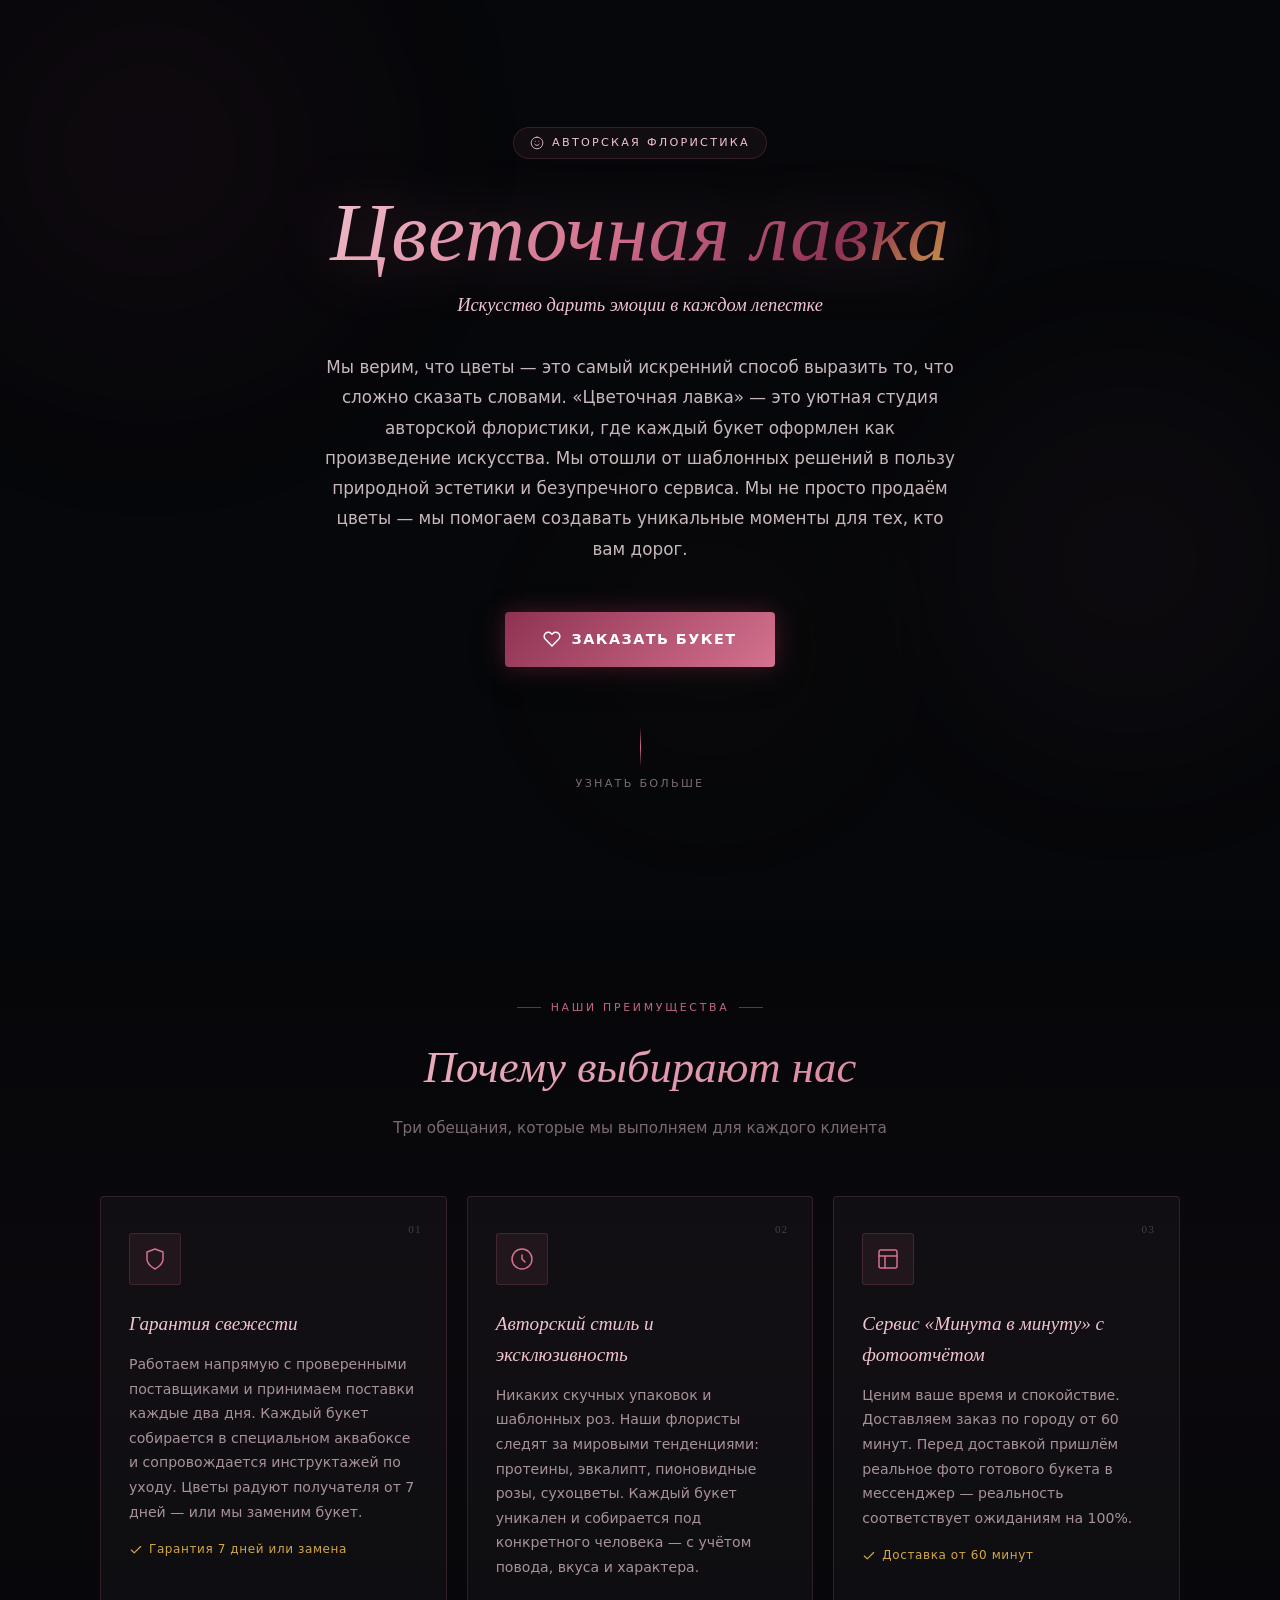
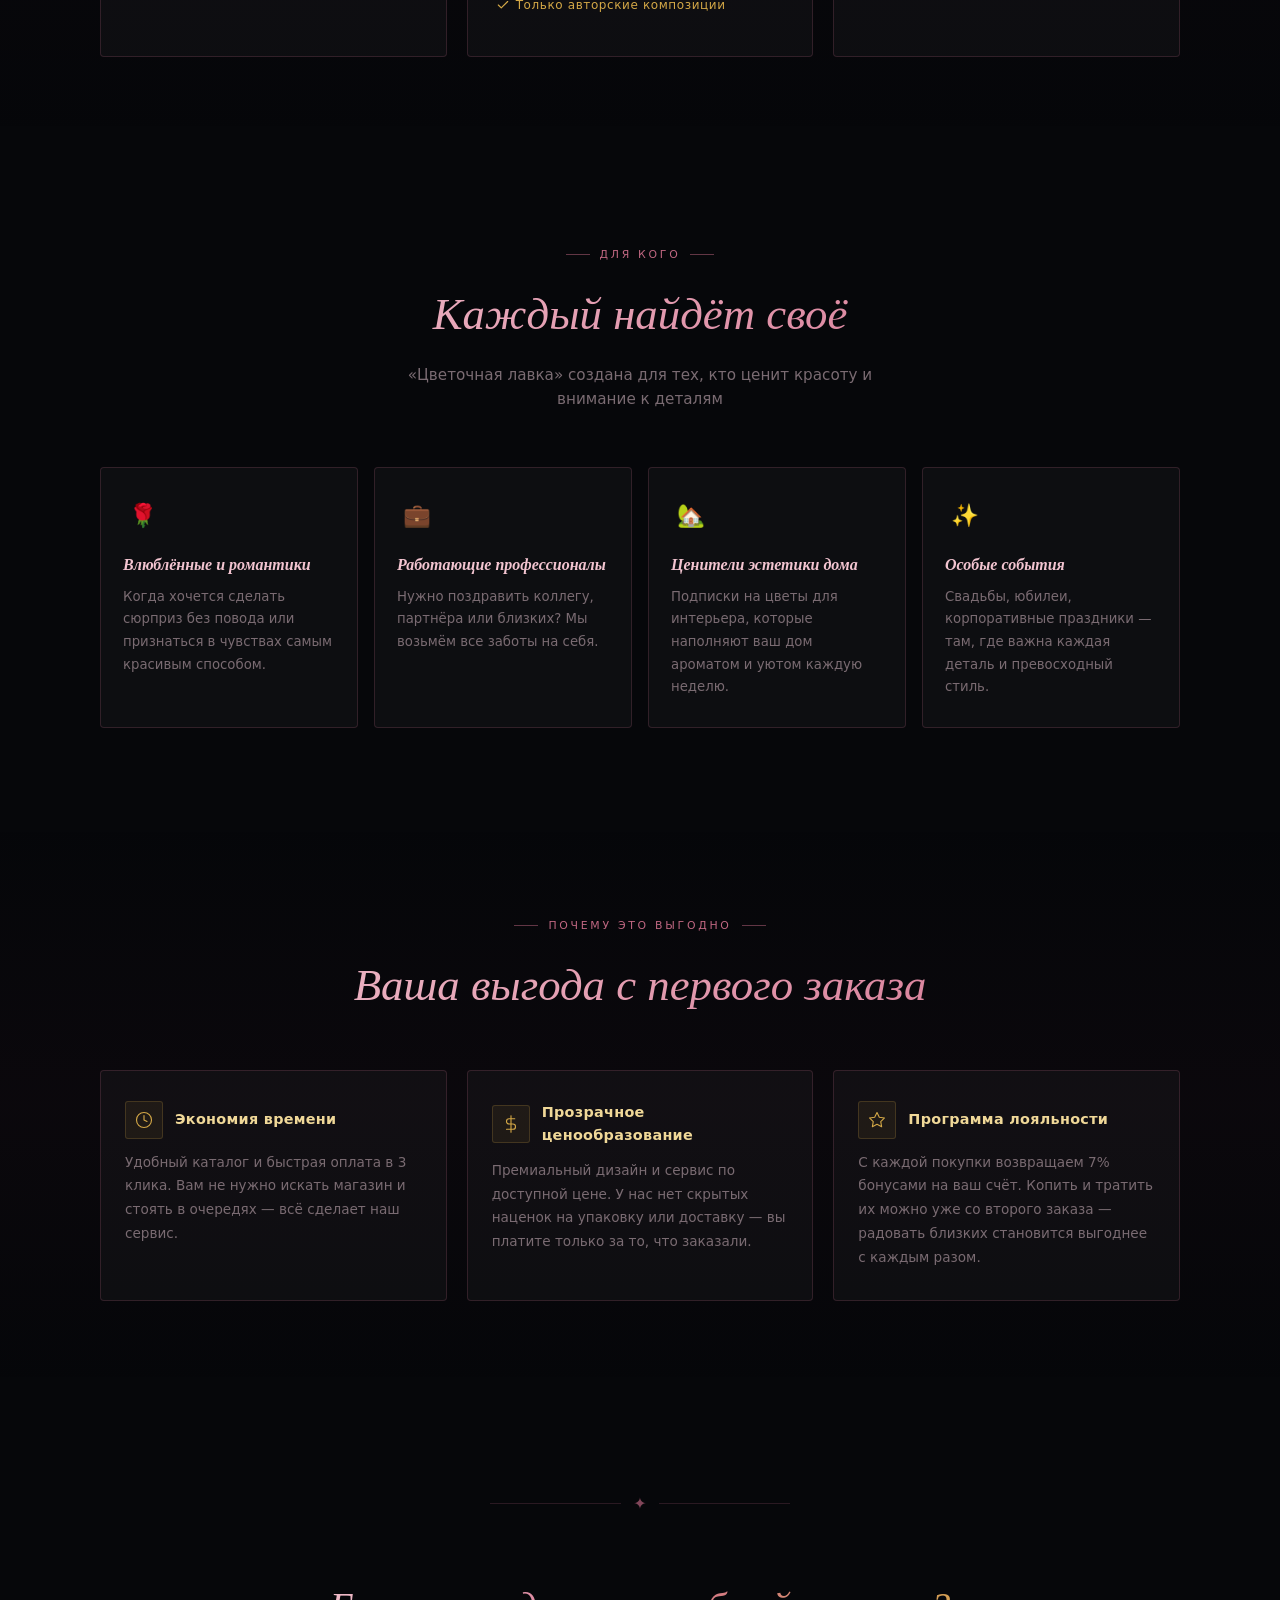
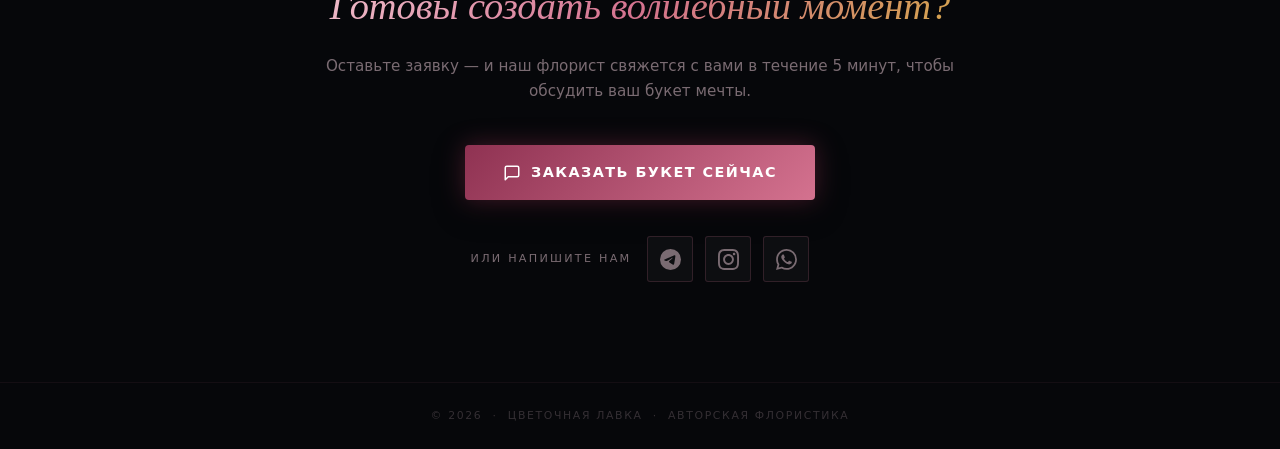
<file: landing/lending.html>
<!DOCTYPE html>
<html lang="ru">
<head>
  <meta charset="UTF-8"/>
  <meta name="viewport" content="width=device-width, initial-scale=1.0"/>
  <title>Цветочная лавка — искусство дарить эмоции</title>
  <style>
    *, *::before, *::after { box-sizing: border-box; margin: 0; padding: 0; }

    :root {
      --bg:       #06070a;
      --surface:  #0e0c10;
      --rose-1:   #f2c4d0;
      --rose-2:   #d4728f;
      --rose-3:   #8f3252;
      --gold:     #d4a847;
      --gold-lt:  #f0d898;
      --text:     #f0ebe8;
      --muted:    #7a6b72;
      --line:     rgba(212,114,143,.18);
      --card-bg:  rgba(255,255,255,.03);
    }

    html { scroll-behavior: smooth; }
    body {
      background: var(--bg);
      color: var(--text);
      font-family: -apple-system, BlinkMacSystemFont, 'Segoe UI', system-ui, sans-serif;
      overflow-x: hidden;
      line-height: 1.6;
    }

    /* ── Ambient background ── */
    .bg-orbs { position: fixed; inset: 0; pointer-events: none; z-index: 0; overflow: hidden; }
    .orb {
      position: absolute; border-radius: 50%;
      filter: blur(100px); opacity: .6;
    }
    .orb-1 { width: 600px; height: 600px; top: -150px; left: -150px;
      background: radial-gradient(circle, rgba(143,50,82,.18) 0%, transparent 70%);
      animation: driftA 20s ease-in-out infinite; }
    .orb-2 { width: 500px; height: 500px; bottom: 10%; right: -100px;
      background: radial-gradient(circle, rgba(212,114,143,.12) 0%, transparent 70%);
      animation: driftB 25s ease-in-out infinite; }
    .orb-3 { width: 400px; height: 400px; top: 50%; left: 40%;
      background: radial-gradient(circle, rgba(212,168,71,.07) 0%, transparent 70%);
      animation: driftA 30s ease-in-out infinite reverse; }

    @keyframes driftA {
      0%,100% { transform: translate(0,0); }
      33%     { transform: translate(40px,-50px); }
      66%     { transform: translate(-30px,30px); }
    }
    @keyframes driftB {
      0%,100% { transform: translate(0,0); }
      40%     { transform: translate(-50px,30px); }
      70%     { transform: translate(20px,-20px); }
    }

    /* ── Layout wrapper ── */
    .wrap { position: relative; z-index: 1; }

    section { padding: 90px 24px; }
    .container { max-width: 1080px; margin: 0 auto; }

    /* ── Section label ── */
    .section-label {
      display: inline-flex; align-items: center; gap: 10px;
      font-size: .68rem; letter-spacing: .25em; text-transform: uppercase;
      color: var(--rose-2); margin-bottom: 16px; opacity: .9;
    }
    .section-label::before, .section-label::after {
      content: ''; display: block; width: 24px; height: 1px;
      background: var(--rose-2); opacity: .5;
    }

    /* ── Divider ── */
    .divider {
      display: flex; align-items: center; gap: 12px;
      margin: 0 auto; max-width: 300px;
    }
    .divider-line { flex: 1; height: 1px; background: var(--line); }
    .divider-icon { color: var(--rose-2); opacity: .6; font-size: 1rem; }

    /* ════════════════════════════
       HERO
    ════════════════════════════ */
    #hero {
      min-height: 100dvh;
      display: flex; align-items: center; justify-content: center;
      text-align: center;
      padding: 100px 24px 80px;
    }

    .hero-badge {
      display: inline-flex; align-items: center; gap: 8px;
      padding: 6px 16px;
      border: 1px solid var(--line);
      border-radius: 999px;
      font-size: .7rem; letter-spacing: .2em; text-transform: uppercase;
      color: var(--rose-1); opacity: .8;
      margin-bottom: 28px;
      background: rgba(212,114,143,.06);
      animation: fadeUp .8s ease both;
    }
    .hero-badge svg { width: 14px; height: 14px; }

    .hero-title {
      font-family: Georgia, 'Times New Roman', serif;
      font-size: clamp(2.8rem, 8vw, 5.2rem);
      font-weight: 400;
      font-style: italic;
      letter-spacing: .01em;
      line-height: 1.1;
      margin-bottom: 12px;
      background: linear-gradient(135deg, var(--rose-1) 0%, var(--rose-2) 45%, var(--rose-3) 80%, var(--gold) 100%);
      -webkit-background-clip: text; background-clip: text;
      -webkit-text-fill-color: transparent;
      animation: fadeUp .8s .1s ease both;
      filter: drop-shadow(0 0 30px rgba(212,114,143,.3));
    }

    .hero-sub {
      font-family: Georgia, serif;
      font-style: italic;
      font-size: clamp(.95rem, 2vw, 1.15rem);
      color: var(--rose-1);
      opacity: .65;
      margin-bottom: 32px;
      animation: fadeUp .8s .2s ease both;
    }

    .hero-desc {
      max-width: 640px; margin: 0 auto 48px;
      font-size: clamp(.9rem, 1.5vw, 1.05rem);
      color: #c8b8bc;
      line-height: 1.8;
      animation: fadeUp .8s .3s ease both;
    }

    .hero-cta { animation: fadeUp .8s .4s ease both; }

    /* ── CTA Button ── */
    .btn-primary {
      display: inline-flex; align-items: center; gap: 10px;
      padding: 16px 38px;
      border-radius: 4px;
      border: none;
      background: linear-gradient(135deg, var(--rose-3), var(--rose-2));
      color: #fff;
      font-size: .9rem;
      font-weight: 600;
      letter-spacing: .1em;
      text-transform: uppercase;
      text-decoration: none;
      cursor: pointer;
      position: relative; overflow: hidden;
      box-shadow: 0 0 24px rgba(143,50,82,.45), 0 8px 32px rgba(0,0,0,.4);
      animation: ctaPulse 2.8s ease-in-out infinite;
      transition: transform .2s, box-shadow .2s;
    }
    @keyframes ctaPulse {
      0%,100% { box-shadow: 0 0 20px rgba(143,50,82,.4), 0 8px 32px rgba(0,0,0,.4); }
      50%      { box-shadow: 0 0 42px rgba(212,114,143,.6), 0 8px 40px rgba(0,0,0,.45); }
    }
    .btn-primary::before {
      content: ''; position: absolute;
      top: 0; left: -100%; width: 100%; height: 100%;
      background: linear-gradient(90deg, transparent, rgba(255,255,255,.15), transparent);
      transition: left .5s;
    }
    .btn-primary:hover { transform: translateY(-3px); }
    .btn-primary:hover::before { left: 100%; }
    .btn-primary:active { transform: scale(.97); }
    .btn-primary svg { width: 18px; height: 18px; flex-shrink: 0; }

    .hero-scroll {
      margin-top: 60px;
      display: flex; flex-direction: column; align-items: center; gap: 8px;
      color: var(--muted); font-size: .7rem; letter-spacing: .2em; text-transform: uppercase;
      animation: fadeUp .8s .6s ease both;
    }
    .scroll-line {
      width: 1px; height: 40px;
      background: linear-gradient(to bottom, transparent, var(--rose-2), transparent);
      animation: scrollLine 2s ease-in-out infinite;
    }
    @keyframes scrollLine {
      0%,100% { opacity: .3; transform: scaleY(1); }
      50%      { opacity: .8; transform: scaleY(1.15); }
    }

    /* ════════════════════════════
       FEATURES (3 карточки)
    ════════════════════════════ */
    #features { background: linear-gradient(180deg, transparent, rgba(143,50,82,.04), transparent); }
    #features .container { text-align: center; }

    .section-title {
      font-family: Georgia, serif;
      font-style: italic;
      font-size: clamp(1.8rem, 4vw, 2.8rem);
      font-weight: 400;
      margin-bottom: 12px;
      background: linear-gradient(135deg, var(--rose-1), var(--rose-2));
      -webkit-background-clip: text; background-clip: text;
      -webkit-text-fill-color: transparent;
    }
    .section-desc {
      color: var(--muted); font-size: .95rem; margin-bottom: 56px;
      max-width: 500px; margin-left: auto; margin-right: auto;
    }

    .features-grid {
      display: grid;
      grid-template-columns: repeat(auto-fit, minmax(280px, 1fr));
      gap: 20px;
    }
    .feat-card {
      background: var(--card-bg);
      border: 1px solid var(--line);
      border-radius: 4px;
      padding: 36px 28px;
      text-align: left;
      position: relative; overflow: hidden;
      transition: transform .3s, border-color .3s, box-shadow .3s;
    }
    .feat-card::before {
      content: ''; position: absolute;
      top: 0; left: 0; right: 0; height: 1px;
      background: linear-gradient(90deg, transparent, var(--rose-2), transparent);
      opacity: 0; transition: opacity .3s;
    }
    .feat-card:hover { transform: translateY(-6px); border-color: rgba(212,114,143,.35); box-shadow: 0 20px 50px rgba(0,0,0,.3), 0 0 30px rgba(143,50,82,.12); }
    .feat-card:hover::before { opacity: 1; }

    .feat-icon {
      width: 52px; height: 52px; border-radius: 3px;
      border: 1px solid var(--line);
      background: rgba(212,114,143,.08);
      display: flex; align-items: center; justify-content: center;
      margin-bottom: 24px;
    }
    .feat-icon svg { width: 24px; height: 24px; color: var(--rose-2); }
    .feat-num {
      position: absolute; top: 24px; right: 24px;
      font-family: Georgia, serif; font-size: .7rem;
      color: var(--muted); opacity: .5; letter-spacing: .1em;
    }
    .feat-title {
      font-family: Georgia, serif; font-style: italic;
      font-size: 1.2rem; font-weight: 400;
      color: var(--rose-1); margin-bottom: 12px;
    }
    .feat-text { font-size: .88rem; color: #a89298; line-height: 1.75; }
    .feat-guarantee {
      display: inline-flex; align-items: center; gap: 6px;
      margin-top: 16px; font-size: .75rem; color: var(--gold);
      letter-spacing: .05em;
    }
    .feat-guarantee svg { width: 14px; height: 14px; }

    /* ════════════════════════════
       FOR WHOM
    ════════════════════════════ */
    #audience { text-align: center; }
    .audience-grid {
      display: grid;
      grid-template-columns: repeat(auto-fit, minmax(220px, 1fr));
      gap: 16px; margin-top: 48px;
    }
    .aud-card {
      background: var(--card-bg);
      border: 1px solid var(--line);
      border-radius: 4px;
      padding: 28px 22px;
      text-align: left;
      transition: transform .3s, border-color .3s;
    }
    .aud-card:hover { transform: translateY(-4px); border-color: rgba(212,114,143,.3); }
    .aud-icon {
      width: 40px; height: 40px;
      display: flex; align-items: center; justify-content: center;
      font-size: 1.4rem; margin-bottom: 16px;
    }
    .aud-title {
      font-family: Georgia, serif; font-style: italic;
      font-size: 1rem; color: var(--rose-1); margin-bottom: 8px;
    }
    .aud-text { font-size: .83rem; color: var(--muted); line-height: 1.7; }

    /* ════════════════════════════
       WHY BENEFICIAL
    ════════════════════════════ */
    #why { background: linear-gradient(180deg, transparent, rgba(143,50,82,.04), transparent); }
    #why .container { text-align: center; }
    .why-grid {
      display: grid;
      grid-template-columns: repeat(auto-fit, minmax(260px, 1fr));
      gap: 20px; margin-top: 48px;
    }
    .why-item {
      padding: 30px 24px;
      border: 1px solid var(--line);
      border-radius: 4px;
      background: var(--card-bg);
      text-align: left;
      display: flex; flex-direction: column; gap: 12px;
      transition: border-color .3s, transform .3s;
    }
    .why-item:hover { border-color: rgba(212,168,71,.3); transform: translateY(-4px); }
    .why-item-head {
      display: flex; align-items: center; gap: 12px;
    }
    .why-badge {
      width: 38px; height: 38px; flex-shrink: 0;
      border-radius: 3px; border: 1px solid rgba(212,168,71,.2);
      background: rgba(212,168,71,.07);
      display: flex; align-items: center; justify-content: center;
    }
    .why-badge svg { width: 18px; height: 18px; color: var(--gold); }
    .why-title { font-size: .9rem; font-weight: 600; color: var(--gold-lt); letter-spacing: .02em; }
    .why-text { font-size: .85rem; color: var(--muted); line-height: 1.75; }

    /* ════════════════════════════
       CTA SECTION
    ════════════════════════════ */
    #cta {
      text-align: center;
      padding: 100px 24px;
    }
    #cta .container {
      max-width: 660px;
    }
    .cta-eyebrow {
      font-family: Georgia, serif; font-style: italic;
      font-size: clamp(1.6rem, 4vw, 2.4rem);
      font-weight: 400;
      background: linear-gradient(135deg, var(--rose-1), var(--rose-2), var(--gold));
      -webkit-background-clip: text; background-clip: text;
      -webkit-text-fill-color: transparent;
      margin-bottom: 16px;
    }
    .cta-sub {
      font-size: .95rem; color: var(--muted);
      margin-bottom: 40px; line-height: 1.7;
    }

    /* Messenger icons */
    .messengers {
      display: flex; align-items: center; justify-content: center;
      gap: 12px; margin-top: 36px;
    }
    .msg-label { font-size: .7rem; letter-spacing: .2em; text-transform: uppercase; color: var(--muted); margin-right: 4px; }
    .msg-btn {
      width: 46px; height: 46px;
      border-radius: 3px;
      border: 1px solid var(--line);
      background: var(--card-bg);
      display: flex; align-items: center; justify-content: center;
      text-decoration: none; color: var(--muted);
      transition: all .3s cubic-bezier(.34,1.4,.64,1);
      position: relative; overflow: hidden;
    }
    .msg-btn svg { position: relative; z-index: 1; width: 21px; height: 21px; }
    .msg-btn::before { content: ''; position: absolute; inset: 0; opacity: 0; transition: opacity .3s; }

    .msg-btn.tg::before  { background: linear-gradient(135deg,#2aabee,#1a8dc0); }
    .msg-btn.tg:hover    { border-color: #2aabee; color: #fff; transform: translateY(-5px); box-shadow: 0 10px 24px rgba(42,171,238,.3); }
    .msg-btn.tg:hover::before { opacity: 1; }

    .msg-btn.ig::before  { background: linear-gradient(135deg,#833ab4,#fd1d1d,#fcb045); }
    .msg-btn.ig:hover    { border-color: #c13584; color: #fff; transform: translateY(-5px); box-shadow: 0 10px 24px rgba(193,53,132,.3); }
    .msg-btn.ig:hover::before { opacity: 1; }

    .msg-btn.wa::before  { background: linear-gradient(135deg,#25d366,#128c7e); }
    .msg-btn.wa:hover    { border-color: #25d366; color: #fff; transform: translateY(-5px); box-shadow: 0 10px 24px rgba(37,211,102,.3); }
    .msg-btn.wa:hover::before { opacity: 1; }

    /* ── Footer ── */
    footer {
      padding: 24px;
      text-align: center;
      border-top: 1px solid var(--line);
      font-size: .68rem; letter-spacing: .15em; text-transform: uppercase;
      color: var(--muted); opacity: .4;
    }

    /* ── Animations ── */
    @keyframes fadeUp {
      from { opacity: 0; transform: translateY(24px); }
      to   { opacity: 1; transform: none; }
    }

    /* Scroll-triggered fade-in */
    .reveal {
      opacity: 0; transform: translateY(30px);
      transition: opacity .7s ease, transform .7s ease;
    }
    .reveal.visible { opacity: 1; transform: none; }

    /* ── Responsive ── */
    @media (max-width: 600px) {
      section { padding: 64px 18px; }
      #hero   { padding: 90px 18px 64px; }
      .features-grid { grid-template-columns: 1fr; }
      .audience-grid { grid-template-columns: 1fr 1fr; }
      .why-grid { grid-template-columns: 1fr; }
      .messengers { flex-wrap: wrap; }
    }
    @media (max-width: 420px) {
      .audience-grid { grid-template-columns: 1fr; }
    }
  </style>
</head>
<body>

<div class="bg-orbs">
  <div class="orb orb-1"></div>
  <div class="orb orb-2"></div>
  <div class="orb orb-3"></div>
</div>

<div class="wrap">

  <!-- ═══════════════ HERO ═══════════════ -->
  <section id="hero">
    <div class="container">
      <div class="hero-badge">
        <svg viewBox="0 0 24 24" fill="none" stroke="currentColor" stroke-width="1.5" stroke-linecap="round" stroke-linejoin="round">
          <path d="M12 2C6.5 2 2 6.5 2 12s4.5 10 10 10 10-4.5 10-10S17.5 2 12 2zM8 14s1.5 2 4 2 4-2 4-2"/>
          <line x1="9" y1="9" x2="9.01" y2="9"/><line x1="15" y1="9" x2="15.01" y2="9"/>
        </svg>
        Авторская флористика
      </div>

      <h1 class="hero-title">Цветочная лавка</h1>
      <p class="hero-sub">Искусство дарить эмоции в каждом лепестке</p>

      <p class="hero-desc">
        Мы верим, что цветы — это самый искренний способ выразить то, что сложно сказать словами. «Цветочная лавка» — это уютная студия авторской флористики, где каждый букет оформлен как произведение искусства. Мы отошли от шаблонных решений в пользу природной эстетики и безупречного сервиса. Мы не просто продаём цветы — мы помогаем создавать уникальные моменты для тех, кто вам дорог.
      </p>

      <div class="hero-cta">
        <a href="#cta" class="btn-primary">
          <svg viewBox="0 0 24 24" fill="none" stroke="currentColor" stroke-width="2" stroke-linecap="round" stroke-linejoin="round">
            <path d="M20.84 4.61a5.5 5.5 0 0 0-7.78 0L12 5.67l-1.06-1.06a5.5 5.5 0 0 0-7.78 7.78l1.06 1.06L12 21.23l7.78-7.78 1.06-1.06a5.5 5.5 0 0 0 0-7.78z"/>
          </svg>
          Заказать букет
        </a>
      </div>

      <div class="hero-scroll">
        <div class="scroll-line"></div>
        <span>Узнать больше</span>
      </div>
    </div>
  </section>

  <!-- ═══════════════ FEATURES ═══════════════ -->
  <section id="features">
    <div class="container">
      <div class="section-label">Наши преимущества</div>
      <h2 class="section-title">Почему выбирают нас</h2>
      <p class="section-desc">Три обещания, которые мы выполняем для каждого клиента</p>

      <div class="features-grid">

        <!-- 1 -->
        <div class="feat-card reveal">
          <span class="feat-num">01</span>
          <div class="feat-icon">
            <svg viewBox="0 0 24 24" fill="none" stroke="currentColor" stroke-width="1.5" stroke-linecap="round" stroke-linejoin="round">
              <path d="M12 22s8-4 8-10V5l-8-3-8 3v7c0 6 8 10 8 10z"/>
            </svg>
          </div>
          <h3 class="feat-title">Гарантия свежести</h3>
          <p class="feat-text">Работаем напрямую с проверенными поставщиками и принимаем поставки каждые два дня. Каждый букет собирается в специальном аквабоксе и сопровождается инструктажей по уходу. Цветы радуют получателя от 7 дней — или мы заменим букет.</p>
          <span class="feat-guarantee">
            <svg viewBox="0 0 24 24" fill="none" stroke="currentColor" stroke-width="2" stroke-linecap="round" stroke-linejoin="round">
              <polyline points="20 6 9 17 4 12"/>
            </svg>
            Гарантия 7 дней или замена
          </span>
        </div>

        <!-- 2 -->
        <div class="feat-card reveal">
          <span class="feat-num">02</span>
          <div class="feat-icon">
            <svg viewBox="0 0 24 24" fill="none" stroke="currentColor" stroke-width="1.5" stroke-linecap="round" stroke-linejoin="round">
              <circle cx="12" cy="12" r="10"/>
              <path d="M12 8v4l3 3"/>
            </svg>
          </div>
          <h3 class="feat-title">Авторский стиль и эксклюзивность</h3>
          <p class="feat-text">Никаких скучных упаковок и шаблонных роз. Наши флористы следят за мировыми тенденциями: протеины, эвкалипт, пионовидные розы, сухоцветы. Каждый букет уникален и собирается под конкретного человека — с учётом повода, вкуса и характера.</p>
          <span class="feat-guarantee">
            <svg viewBox="0 0 24 24" fill="none" stroke="currentColor" stroke-width="2" stroke-linecap="round" stroke-linejoin="round">
              <polyline points="20 6 9 17 4 12"/>
            </svg>
            Только авторские композиции
          </span>
        </div>

        <!-- 3 -->
        <div class="feat-card reveal">
          <span class="feat-num">03</span>
          <div class="feat-icon">
            <svg viewBox="0 0 24 24" fill="none" stroke="currentColor" stroke-width="1.5" stroke-linecap="round" stroke-linejoin="round">
              <rect x="3" y="3" width="18" height="18" rx="2"/>
              <path d="M3 9h18M9 21V9"/>
            </svg>
          </div>
          <h3 class="feat-title">Сервис «Минута в минуту» с фотоотчётом</h3>
          <p class="feat-text">Ценим ваше время и спокойствие. Доставляем заказ по городу от 60 минут. Перед доставкой пришлём реальное фото готового букета в мессенджер — реальность соответствует ожиданиям на 100%.</p>
          <span class="feat-guarantee">
            <svg viewBox="0 0 24 24" fill="none" stroke="currentColor" stroke-width="2" stroke-linecap="round" stroke-linejoin="round">
              <polyline points="20 6 9 17 4 12"/>
            </svg>
            Доставка от 60 минут
          </span>
        </div>

      </div>
    </div>
  </section>

  <!-- ═══════════════ FOR WHOM ═══════════════ -->
  <section id="audience">
    <div class="container">
      <div class="section-label">Для кого</div>
      <h2 class="section-title">Каждый найдёт своё</h2>
      <p class="section-desc">«Цветочная лавка» создана для тех, кто ценит красоту и внимание к деталям</p>

      <div class="audience-grid">

        <div class="aud-card reveal">
          <div class="aud-icon">🌹</div>
          <h3 class="aud-title">Влюблённые и романтики</h3>
          <p class="aud-text">Когда хочется сделать сюрприз без повода или признаться в чувствах самым красивым способом.</p>
        </div>

        <div class="aud-card reveal">
          <div class="aud-icon">💼</div>
          <h3 class="aud-title">Работающие профессионалы</h3>
          <p class="aud-text">Нужно поздравить коллегу, партнёра или близких? Мы возьмём все заботы на себя.</p>
        </div>

        <div class="aud-card reveal">
          <div class="aud-icon">🏡</div>
          <h3 class="aud-title">Ценители эстетики дома</h3>
          <p class="aud-text">Подписки на цветы для интерьера, которые наполняют ваш дом ароматом и уютом каждую неделю.</p>
        </div>

        <div class="aud-card reveal">
          <div class="aud-icon">✨</div>
          <h3 class="aud-title">Особые события</h3>
          <p class="aud-text">Свадьбы, юбилеи, корпоративные праздники — там, где важна каждая деталь и превосходный стиль.</p>
        </div>

      </div>
    </div>
  </section>

  <!-- ═══════════════ WHY ═══════════════ -->
  <section id="why">
    <div class="container">
      <div class="section-label">Почему это выгодно</div>
      <h2 class="section-title">Ваша выгода с первого заказа</h2>

      <div class="why-grid">

        <div class="why-item reveal">
          <div class="why-item-head">
            <div class="why-badge">
              <svg viewBox="0 0 24 24" fill="none" stroke="currentColor" stroke-width="1.5" stroke-linecap="round" stroke-linejoin="round">
                <circle cx="12" cy="12" r="10"/><polyline points="12 6 12 12 16 14"/>
              </svg>
            </div>
            <span class="why-title">Экономия времени</span>
          </div>
          <p class="why-text">Удобный каталог и быстрая оплата в 3 клика. Вам не нужно искать магазин и стоять в очередях — всё сделает наш сервис.</p>
        </div>

        <div class="why-item reveal">
          <div class="why-item-head">
            <div class="why-badge">
              <svg viewBox="0 0 24 24" fill="none" stroke="currentColor" stroke-width="1.5" stroke-linecap="round" stroke-linejoin="round">
                <line x1="12" y1="1" x2="12" y2="23"/><path d="M17 5H9.5a3.5 3.5 0 0 0 0 7h5a3.5 3.5 0 0 1 0 7H6"/>
              </svg>
            </div>
            <span class="why-title">Прозрачное ценообразование</span>
          </div>
          <p class="why-text">Премиальный дизайн и сервис по доступной цене. У нас нет скрытых наценок на упаковку или доставку — вы платите только за то, что заказали.</p>
        </div>

        <div class="why-item reveal">
          <div class="why-item-head">
            <div class="why-badge">
              <svg viewBox="0 0 24 24" fill="none" stroke="currentColor" stroke-width="1.5" stroke-linecap="round" stroke-linejoin="round">
                <polygon points="12 2 15.09 8.26 22 9.27 17 14.14 18.18 21.02 12 17.77 5.82 21.02 7 14.14 2 9.27 8.91 8.26 12 2"/>
              </svg>
            </div>
            <span class="why-title">Программа лояльности</span>
          </div>
          <p class="why-text">С каждой покупки возвращаем 7% бонусами на ваш счёт. Копить и тратить их можно уже со второго заказа — радовать близких становится выгоднее с каждым разом.</p>
        </div>

      </div>
    </div>
  </section>

  <!-- ═══════════════ CTA BOTTOM ═══════════════ -->
  <section id="cta">
    <div class="container">

      <div class="divider" style="margin-bottom: 60px;">
        <div class="divider-line"></div>
        <span class="divider-icon">✦</span>
        <div class="divider-line"></div>
      </div>

      <p class="cta-eyebrow reveal">Готовы создать волшебный момент?</p>
      <p class="cta-sub reveal">Оставьте заявку — и наш флорист свяжется с вами в течение 5 минут, чтобы обсудить ваш букет мечты.</p>

      <div class="reveal">
        <a href="#" class="btn-primary">
          <svg viewBox="0 0 24 24" fill="none" stroke="currentColor" stroke-width="2" stroke-linecap="round" stroke-linejoin="round">
            <path d="M21 15a2 2 0 0 1-2 2H7l-4 4V5a2 2 0 0 1 2-2h14a2 2 0 0 1 2 2z"/>
          </svg>
          Заказать букет сейчас
        </a>
      </div>

      <div class="messengers reveal">
        <span class="msg-label">или напишите нам</span>

        <!-- Telegram -->
        <a href="#" class="msg-btn tg" title="Telegram">
          <svg viewBox="0 0 24 24" fill="currentColor">
            <path d="M11.944 0A12 12 0 0 0 0 12a12 12 0 0 0 12 12 12 12 0 0 0 12-12A12 12 0 0 0 12 0a12 12 0 0 0-.056 0zm4.962 7.224c.1-.002.321.023.465.14a.506.506 0 0 1 .171.325c.016.093.036.306.02.472-.18 1.898-.962 6.502-1.36 8.627-.168.9-.499 1.201-.82 1.23-.696.065-1.225-.46-1.9-.902-1.056-.693-1.653-1.124-2.678-1.8-1.185-.78-.417-1.21.258-1.91.177-.184 3.247-2.977 3.307-3.23.007-.032.014-.15-.056-.212s-.174-.041-.249-.024c-.106.024-1.793 1.14-5.061 3.345-.48.33-.913.49-1.302.48-.428-.008-1.252-.241-1.865-.44-.752-.245-1.349-.374-1.297-.789.027-.216.325-.437.893-.663 3.498-1.524 5.83-2.529 6.998-3.014 3.332-1.386 4.025-1.627 4.476-1.635z"/>
          </svg>
        </a>

        <!-- Instagram -->
        <a href="#" class="msg-btn ig" title="Instagram">
          <svg viewBox="0 0 24 24" fill="currentColor">
            <path d="M12 2.163c3.204 0 3.584.012 4.85.07 3.252.148 4.771 1.691 4.919 4.919.058 1.265.069 1.645.069 4.849 0 3.205-.012 3.584-.069 4.849-.149 3.225-1.664 4.771-4.919 4.919-1.266.058-1.644.07-4.85.07-3.204 0-3.584-.012-4.849-.07-3.26-.149-4.771-1.699-4.919-4.92-.058-1.265-.07-1.644-.07-4.849 0-3.204.013-3.583.07-4.849.149-3.227 1.664-4.771 4.919-4.919 1.266-.057 1.645-.069 4.849-.069zm0-2.163c-3.259 0-3.667.014-4.947.072-4.358.2-6.78 2.618-6.98 6.98-.059 1.281-.073 1.689-.073 4.948 0 3.259.014 3.668.072 4.948.2 4.358 2.618 6.78 6.98 6.98 1.281.058 1.689.072 4.948.072 3.259 0 3.668-.014 4.948-.072 4.354-.2 6.782-2.618 6.979-6.98.059-1.28.073-1.689.073-4.948 0-3.259-.014-3.667-.072-4.947-.196-4.354-2.617-6.78-6.979-6.98-1.281-.059-1.69-.073-4.949-.073zm0 5.838c-3.403 0-6.162 2.759-6.162 6.162s2.759 6.163 6.162 6.163 6.162-2.759 6.162-6.163c0-3.403-2.759-6.162-6.162-6.162zm0 10.162c-2.209 0-4-1.79-4-4 0-2.209 1.791-4 4-4s4 1.791 4 4c0 2.21-1.791 4-4 4zm6.406-11.845c-.796 0-1.441.645-1.441 1.44s.645 1.44 1.441 1.44c.795 0 1.439-.645 1.439-1.44s-.644-1.44-1.439-1.44z"/>
          </svg>
        </a>

        <!-- WhatsApp -->
        <a href="#" class="msg-btn wa" title="WhatsApp">
          <svg viewBox="0 0 24 24" fill="currentColor">
            <path d="M17.472 14.382c-.297-.149-1.758-.867-2.03-.967-.273-.099-.471-.148-.67.15-.197.297-.767.966-.94 1.164-.173.199-.347.223-.644.075-.297-.15-1.255-.463-2.39-1.475-.883-.788-1.48-1.761-1.653-2.059-.173-.297-.018-.458.13-.606.134-.133.298-.347.446-.52.149-.174.198-.298.298-.497.099-.198.05-.371-.025-.52-.075-.149-.669-1.612-.916-2.207-.242-.579-.487-.5-.669-.51-.173-.008-.371-.01-.57-.01-.198 0-.52.074-.792.372-.272.297-1.04 1.016-1.04 2.479 0 1.462 1.065 2.875 1.213 3.074.149.198 2.096 3.2 5.077 4.487.709.306 1.262.489 1.694.625.712.227 1.36.195 1.871.118.571-.085 1.758-.719 2.006-1.413.248-.694.248-1.289.173-1.413-.074-.124-.272-.198-.57-.347m-5.421 7.403h-.004a9.87 9.87 0 0 1-5.031-1.378l-.361-.214-3.741.982.998-3.648-.235-.374a9.86 9.86 0 0 1-1.51-5.26c.001-5.45 4.436-9.884 9.888-9.884 2.64 0 5.122 1.03 6.988 2.898a9.825 9.825 0 0 1 2.893 6.994c-.003 5.45-4.437 9.884-9.885 9.884m8.413-18.297A11.815 11.815 0 0 0 12.05 0C5.495 0 .16 5.335.157 11.892c0 2.096.547 4.142 1.588 5.945L.057 24l6.305-1.654a11.882 11.882 0 0 0 5.683 1.448h.005c6.554 0 11.89-5.335 11.893-11.893a11.821 11.821 0 0 0-3.48-8.413z"/>
          </svg>
        </a>

      </div>
    </div>
  </section>

  <footer>
    &copy; 2026 &nbsp;·&nbsp; Цветочная лавка &nbsp;·&nbsp; Авторская флористика
  </footer>

</div>

<script>
  // Scroll reveal
  var reveals = document.querySelectorAll('.reveal');
  var observer = new IntersectionObserver(function(entries) {
    entries.forEach(function(entry) {
      if (entry.isIntersecting) {
        entry.target.classList.add('visible');
        observer.unobserve(entry.target);
      }
    });
  }, { threshold: 0.12 });
  reveals.forEach(function(el) { observer.observe(el); });
</script>

</body>
</html>
</file>
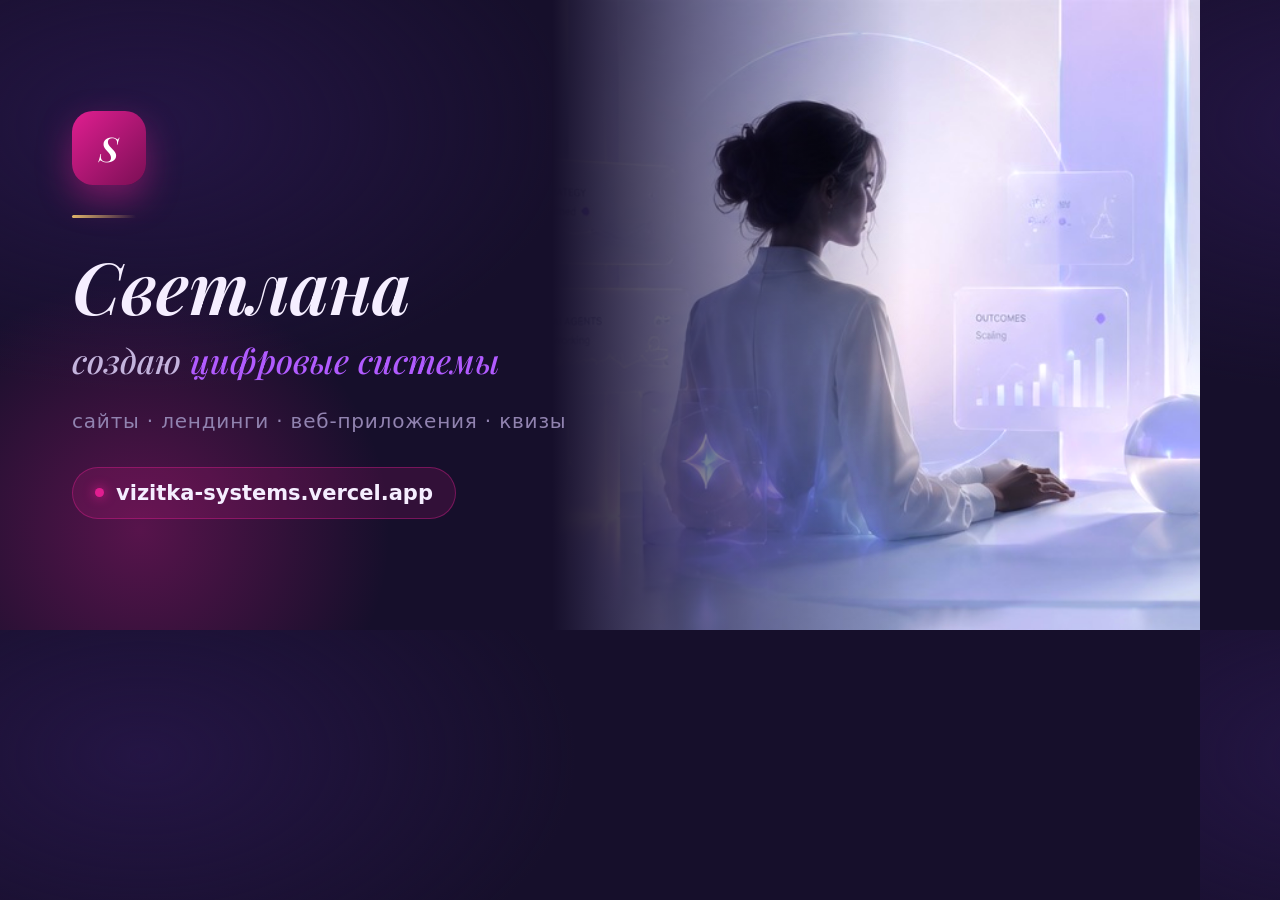
<file: vizitka-systems/og.html>
<!DOCTYPE html>
<html lang="ru">
<head>
<meta charset="UTF-8">
<link href="https://fonts.googleapis.com/css2?family=Playfair+Display:ital,wght@0,600;1,400;1,500;1,600&display=swap" rel="stylesheet">
<style>
*{margin:0;padding:0;box-sizing:border-box}
:root{
  --accent:#e01e90; --accent3:#b15bff; --gold:#e0b46a;
  --surface:#1e1638; --text:#f5eeff; --text2:#c4b4dd; --text3:#9183b0;
}
html,body{width:1200px;height:630px;overflow:hidden}
body{
  position:relative; font-family:-apple-system,'Segoe UI',system-ui,sans-serif;
  color:var(--text);
  background:
    radial-gradient(ellipse 60% 70% at 12% 20%, #241544 0%, transparent 60%),
    radial-gradient(ellipse 50% 60% at 95% 90%, #2a0f33 0%, transparent 60%),
    #160f2b;
}
/* Фото справа */
.photo{ position:absolute; inset:0 0 0 46%; overflow:hidden; }
.photo img{ width:100%; height:100%; object-fit:cover; object-position:center 32%; filter:saturate(1.15) contrast(1.04); }
.photo::before{ content:''; position:absolute; inset:0;
  background:linear-gradient(155deg, var(--accent), var(--accent3) 75%); mix-blend-mode:color; opacity:.6; }
.photo::after{ content:''; position:absolute; inset:0;
  background:linear-gradient(90deg, #160f2b 0%, rgba(22,15,43,.55) 22%, transparent 55%); }

/* Малиновое свечение */
.glow{ position:absolute; width:520px; height:520px; left:-120px; bottom:-160px; border-radius:50%;
  background:radial-gradient(circle, rgba(224,30,144,.32), transparent 68%); }

/* Текст слева */
.wrap{ position:absolute; left:72px; top:0; bottom:0; width:620px;
  display:flex; flex-direction:column; justify-content:center; gap:0; z-index:3; }
.mono{ width:74px; height:74px; border-radius:21px; margin-bottom:30px;
  background:linear-gradient(135deg, var(--accent), #7a0f55);
  display:flex; align-items:center; justify-content:center;
  font-family:'Playfair Display',serif; font-style:italic; font-weight:600; font-size:34px; color:#fff;
  box-shadow:0 14px 34px rgba(224,30,144,.45); }
.name{ font-family:'Playfair Display',serif; font-style:italic; font-weight:600; font-size:72px; line-height:1.04; margin-bottom:14px; }
.role{ font-family:'Playfair Display',serif; font-style:italic; font-weight:500; font-size:34px; color:var(--text2); margin-bottom:26px; }
.role em{ color:var(--accent3); font-style:italic; }
.tags{ font-size:20px; letter-spacing:.04em; color:var(--text3); margin-bottom:34px; }
.url{ display:inline-flex; align-items:center; gap:12px; font-size:21px; font-weight:600; color:var(--text);
  background:rgba(224,30,144,.14); border:1px solid rgba(224,30,144,.4);
  padding:13px 22px; border-radius:100px; align-self:flex-start; }
.url .dot{ width:9px; height:9px; border-radius:50%; background:var(--accent); box-shadow:0 0 12px var(--accent); }
.line{ width:64px; height:3px; background:linear-gradient(90deg,var(--gold),transparent); border-radius:3px; margin-bottom:30px; }
</style>
</head>
<body>
  <div class="photo"><img src="hero.jpg" alt=""></div>
  <div class="glow"></div>
  <div class="wrap">
    <div class="mono">S</div>
    <div class="line"></div>
    <div class="name">Светлана</div>
    <div class="role">создаю <em>цифровые системы</em></div>
    <div class="tags">сайты · лендинги · веб-приложения · квизы</div>
    <div class="url"><span class="dot"></span>vizitka-systems.vercel.app</div>
  </div>
</body>
</html>
</file>
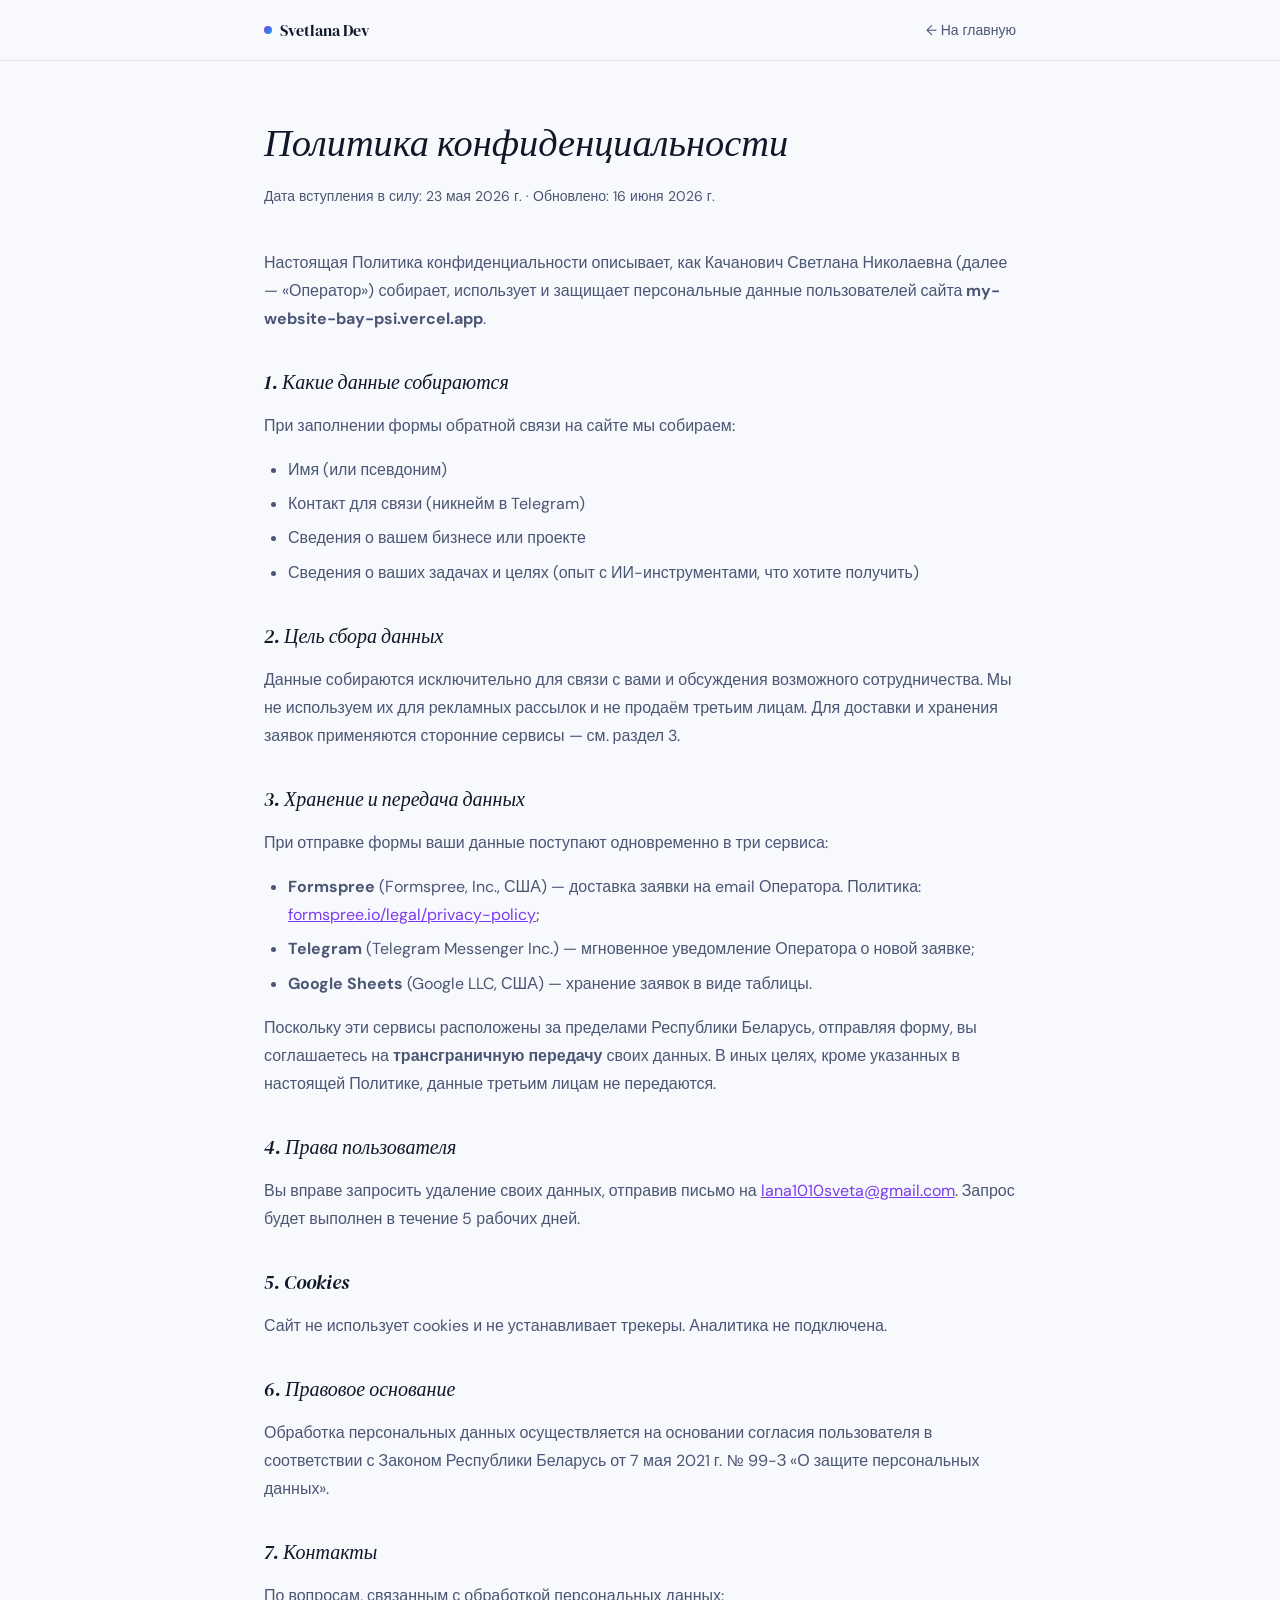
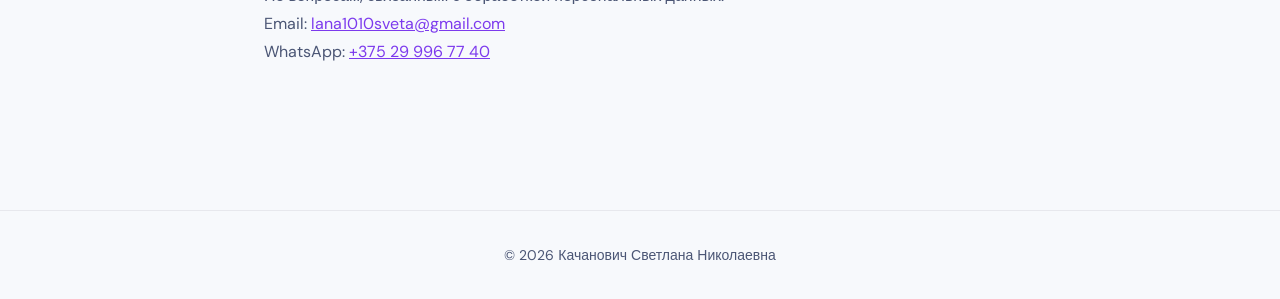
<file: thoughts/shared/privacy.html>
<!DOCTYPE html>
<html lang="ru">
<head>
  <meta charset="UTF-8">
  <meta name="viewport" content="width=device-width, initial-scale=1.0">
  <title>Политика конфиденциальности — Svetlana Dev</title>
  <link rel="icon" type="image/svg+xml" href="data:image/svg+xml,%3Csvg xmlns='http://www.w3.org/2000/svg' viewBox='0 0 32 32'%3E%3Cdefs%3E%3ClinearGradient id='g' x1='0' y1='0' x2='1' y2='1'%3E%3Cstop offset='0%25' stop-color='%237C3AED'/%3E%3Cstop offset='100%25' stop-color='%230EA5E9'/%3E%3C/linearGradient%3E%3C/defs%3E%3Crect width='32' height='32' rx='8' fill='url(%23g)'/%3E%3Ctext x='16' y='23' font-family='Georgia,serif' font-size='21' font-style='italic' fill='white' text-anchor='middle'%3ES%3C/text%3E%3C/svg%3E">
  <link rel="preconnect" href="https://fonts.googleapis.com">
  <link href="https://fonts.googleapis.com/css2?family=DM+Serif+Display:ital@0;1&family=DM+Sans:ital,opsz,wght@0,9..40,400;0,9..40,500;0,9..40,600&display=swap" rel="stylesheet">
  <style>
    :root { --a1:#7C3AED; --a2:#0EA5E9; --grad:linear-gradient(135deg,#7C3AED 0%,#0EA5E9 100%); --bg:#F7F9FC; --tx:#0F1729; --tx2:#4B5675; --bdr:rgba(15,23,41,.07); --fh:'DM Serif Display',serif; --fb:'DM Sans',sans-serif }
    *,*::before,*::after { box-sizing:border-box; margin:0; padding:0 }
    body { background:var(--bg); color:var(--tx); font-family:var(--fb); font-size:1rem; line-height:1.75 }
    a { color:var(--a1); text-decoration:underline }
    .nav { background:rgba(247,249,252,.95); backdrop-filter:blur(20px); border-bottom:1px solid var(--bdr); padding:1rem 0 }
    .nav-in { max-width:800px; margin:0 auto; padding:0 24px; display:flex; justify-content:space-between; align-items:center }
    .logo { font-family:var(--fh); font-size:1rem; color:var(--tx); text-decoration:none; display:flex; align-items:center; gap:.5rem }
    .logo-dot { width:8px; height:8px; border-radius:50%; background:var(--grad); display:inline-block }
    .back { font-size:.875rem; color:var(--tx2); text-decoration:none; transition:color .2s }
    .back:hover { color:var(--a1) }
    .wrap { max-width:800px; margin:0 auto; padding:3rem 24px 5rem }
    h1 { font-family:var(--fh); font-size:clamp(1.75rem,3vw,2.5rem); font-weight:400; font-style:italic; margin-bottom:.5rem }
    .date { font-size:.875rem; color:var(--tx2); margin-bottom:2.5rem }
    h2 { font-family:var(--fh); font-size:1.25rem; font-weight:400; font-style:italic; margin:2rem 0 .75rem }
    p { color:var(--tx2); margin-bottom:1rem }
    ul { color:var(--tx2); padding-left:1.5rem; margin-bottom:1rem }
    li { margin-bottom:.4rem }
    .ft { text-align:center; padding:2rem 0; border-top:1px solid var(--bdr); color:var(--tx2); font-size:.875rem; margin-top:3rem }
  </style>
</head>
<body>

<nav class="nav">
  <div class="nav-in">
    <a href="/" class="logo"><span class="logo-dot"></span> Svetlana Dev</a>
    <a href="/" class="back">← На главную</a>
  </div>
</nav>

<div class="wrap">
  <h1>Политика конфиденциальности</h1>
  <p class="date">Дата вступления в силу: 23 мая 2026 г. · Обновлено: 16 июня 2026 г.</p>

  <p>Настоящая Политика конфиденциальности описывает, как Качанович Светлана Николаевна (далее — «Оператор») собирает, использует и защищает персональные данные пользователей сайта <strong>my-website-bay-psi.vercel.app</strong>.</p>

  <h2>1. Какие данные собираются</h2>
  <p>При заполнении формы обратной связи на сайте мы собираем:</p>
  <ul>
    <li>Имя (или псевдоним)</li>
    <li>Контакт для связи (никнейм в Telegram)</li>
    <li>Сведения о вашем бизнесе или проекте</li>
    <li>Сведения о ваших задачах и целях (опыт с ИИ-инструментами, что хотите получить)</li>
  </ul>

  <h2>2. Цель сбора данных</h2>
  <p>Данные собираются исключительно для связи с вами и обсуждения возможного сотрудничества. Мы не используем их для рекламных рассылок и не продаём третьим лицам. Для доставки и хранения заявок применяются сторонние сервисы — см. раздел 3.</p>

  <h2>3. Хранение и передача данных</h2>
  <p>При отправке формы ваши данные поступают одновременно в три сервиса:</p>
  <ul>
    <li><strong>Formspree</strong> (Formspree, Inc., США) — доставка заявки на email Оператора. Политика: <a href="https://formspree.io/legal/privacy-policy" target="_blank" rel="noopener">formspree.io/legal/privacy-policy</a>;</li>
    <li><strong>Telegram</strong> (Telegram Messenger Inc.) — мгновенное уведомление Оператора о новой заявке;</li>
    <li><strong>Google Sheets</strong> (Google LLC, США) — хранение заявок в виде таблицы.</li>
  </ul>
  <p>Поскольку эти сервисы расположены за пределами Республики Беларусь, отправляя форму, вы соглашаетесь на <strong>трансграничную передачу</strong> своих данных. В иных целях, кроме указанных в настоящей Политике, данные третьим лицам не передаются.</p>

  <h2>4. Права пользователя</h2>
  <p>Вы вправе запросить удаление своих данных, отправив письмо на <a href="mailto:lana1010sveta@gmail.com">lana1010sveta@gmail.com</a>. Запрос будет выполнен в течение 5 рабочих дней.</p>

  <h2>5. Cookies</h2>
  <p>Сайт не использует cookies и не устанавливает трекеры. Аналитика не подключена.</p>

  <h2>6. Правовое основание</h2>
  <p>Обработка персональных данных осуществляется на основании согласия пользователя в соответствии с Законом Республики Беларусь от 7 мая 2021 г. № 99-З «О защите персональных данных».</p>

  <h2>7. Контакты</h2>
  <p>По вопросам, связанным с обработкой персональных данных:<br>
  Email: <a href="mailto:lana1010sveta@gmail.com">lana1010sveta@gmail.com</a><br>
  WhatsApp: <a href="https://wa.me/375299967740">+375 29 996 77 40</a></p>
</div>

<footer class="ft">© 2026 Качанович Светлана Николаевна</footer>

</body>
</html>
</file>
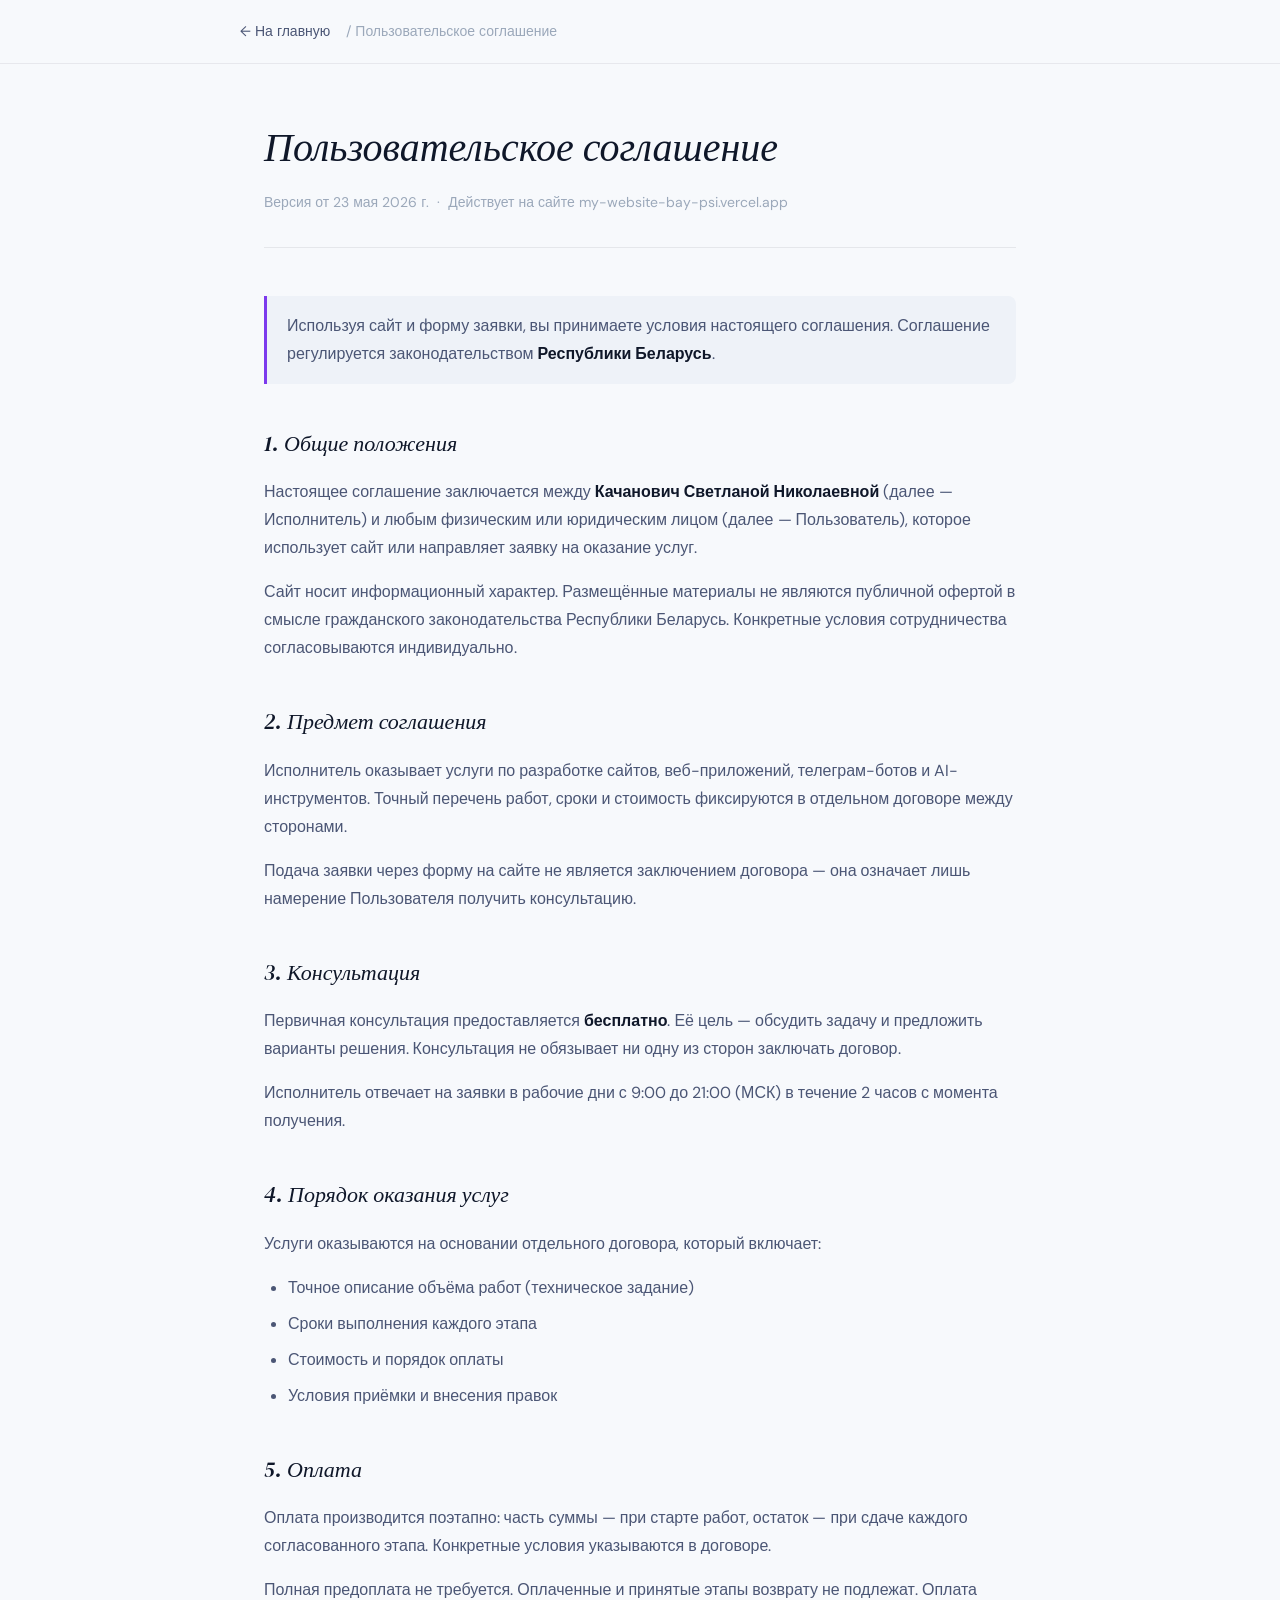
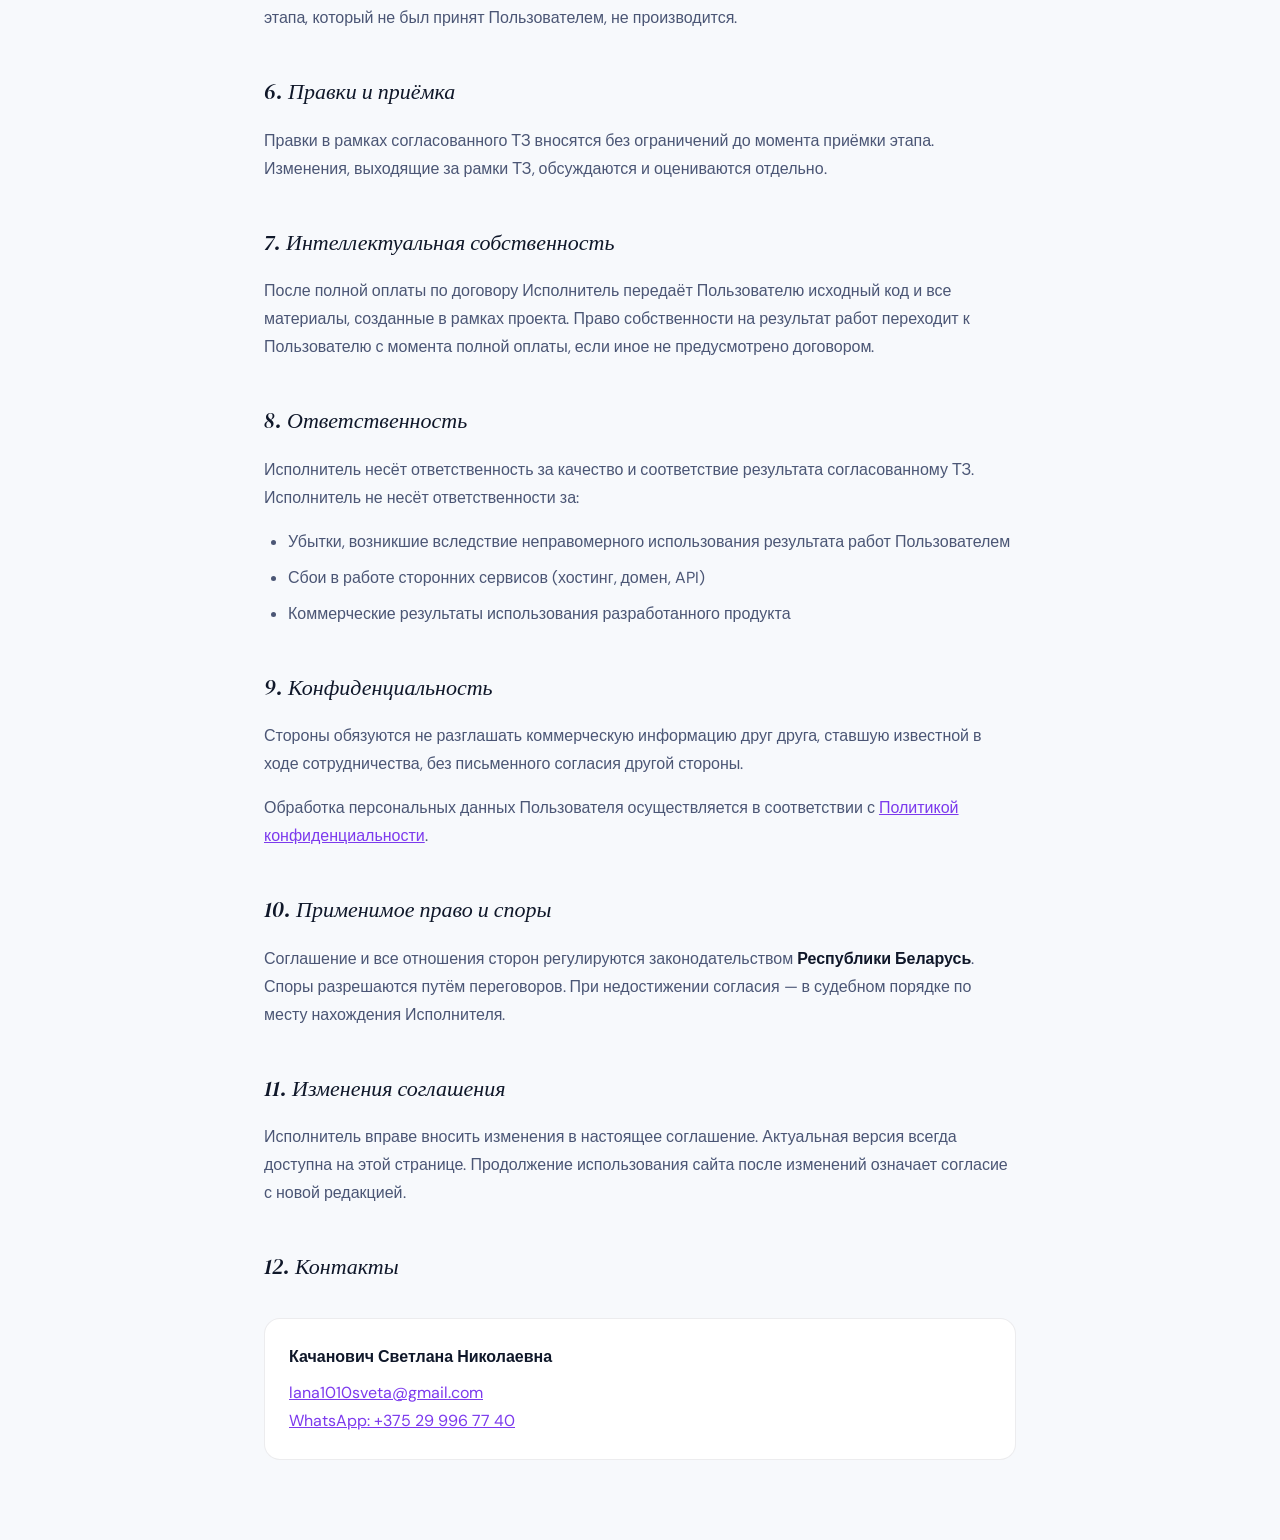
<file: thoughts/shared/terms.html>
<!DOCTYPE html>
<html lang="ru">
<head>
  <meta charset="UTF-8">
  <meta name="viewport" content="width=device-width, initial-scale=1.0">
  <title>Пользовательское соглашение — Светлана Николаевна Качанович</title>
  <link rel="preconnect" href="https://fonts.googleapis.com">
  <link rel="preconnect" href="https://fonts.gstatic.com" crossorigin>
  <link href="https://fonts.googleapis.com/css2?family=DM+Serif+Display:ital@0;1&family=DM+Sans:ital,opsz,wght@0,9..40,300;0,9..40,400;0,9..40,500;0,9..40,600;0,9..40,700&display=swap" rel="stylesheet">
  <style>
    *, *::before, *::after { box-sizing: border-box; margin: 0; padding: 0 }
    html { scroll-behavior: smooth }
    body { background: #F7F9FC; color: #0F1729; font-family: 'DM Sans', sans-serif; font-size: 1rem; line-height: 1.75 }
    a { color: #7C3AED; text-decoration: underline }
    a:hover { color: #5B21B6 }

    .nav { background: rgba(247,249,252,.95); backdrop-filter: blur(20px); border-bottom: 1px solid rgba(15,23,41,.07); padding: 0 24px; height: 64px; display: flex; align-items: center; position: sticky; top: 0; z-index: 10 }
    .nav-inner { max-width: 800px; margin: 0 auto; width: 100%; display: flex; align-items: center; gap: 1rem }
    .back { display: inline-flex; align-items: center; gap: .4rem; color: #4B5675; font-size: .875rem; text-decoration: none; transition: color .2s }
    .back:hover { color: #7C3AED }
    .nav-title { font-size: .875rem; color: #9BA8BA }

    .draft-banner { background: #FEF3C7; border-bottom: 1px solid #FCD34D; padding: .75rem 24px; text-align: center; font-size: .8125rem; color: #92400E }

    .wrap { max-width: 800px; margin: 0 auto; padding: 3rem 24px 5rem }
    .doc-title { font-family: 'DM Serif Display', serif; font-style: italic; font-size: clamp(1.75rem, 4vw, 2.5rem); font-weight: 400; margin-bottom: .5rem; color: #0F1729 }
    .doc-date { font-size: .875rem; color: #9BA8BA; margin-bottom: 3rem; padding-bottom: 2rem; border-bottom: 1px solid rgba(15,23,41,.08) }

    h2 { font-family: 'DM Serif Display', serif; font-style: italic; font-size: 1.375rem; font-weight: 400; margin: 2.5rem 0 1rem; color: #0F1729 }
    h3 { font-family: 'DM Sans', sans-serif; font-size: 1rem; font-weight: 600; margin: 1.5rem 0 .5rem; color: #0F1729 }
    p { color: #4B5675; margin-bottom: 1rem }
    ul, ol { color: #4B5675; padding-left: 1.5rem; margin-bottom: 1rem }
    li { margin-bottom: .5rem }
    strong { color: #0F1729; font-weight: 600 }

    .highlight { background: #EEF2F8; border-left: 3px solid #7C3AED; border-radius: 0 8px 8px 0; padding: 1rem 1.25rem; margin: 1.5rem 0 }
    .highlight p { margin: 0; color: #4B5675 }

    .contact-box { background: #fff; border: 1px solid rgba(15,23,41,.08); border-radius: 16px; padding: 1.5rem; margin-top: 2rem }
    .contact-box p { margin: 0 }

    @media (max-width: 640px) { .wrap { padding: 2rem 16px 4rem } }
  </style>
</head>
<body>

<nav class="nav">
  <div class="nav-inner">
    <a href="/" class="back">← На главную</a>
    <span class="nav-title">/ Пользовательское соглашение</span>
  </div>
</nav>

<div class="wrap">
  <h1 class="doc-title">Пользовательское соглашение</h1>
  <p class="doc-date">Версия от 23 мая 2026 г. &nbsp;·&nbsp; Действует на сайте my-website-bay-psi.vercel.app</p>

  <div class="highlight">
    <p>Используя сайт и форму заявки, вы принимаете условия настоящего соглашения. Соглашение регулируется законодательством <strong>Республики Беларусь</strong>.</p>
  </div>

  <h2>1. Общие положения</h2>
  <p>Настоящее соглашение заключается между <strong>Качанович Светланой Николаевной</strong> (далее — Исполнитель) и любым физическим или юридическим лицом (далее — Пользователь), которое использует сайт или направляет заявку на оказание услуг.</p>
  <p>Сайт носит информационный характер. Размещённые материалы не являются публичной офертой в смысле гражданского законодательства Республики Беларусь. Конкретные условия сотрудничества согласовываются индивидуально.</p>

  <h2>2. Предмет соглашения</h2>
  <p>Исполнитель оказывает услуги по разработке сайтов, веб-приложений, телеграм-ботов и AI-инструментов. Точный перечень работ, сроки и стоимость фиксируются в отдельном договоре между сторонами.</p>
  <p>Подача заявки через форму на сайте не является заключением договора — она означает лишь намерение Пользователя получить консультацию.</p>

  <h2>3. Консультация</h2>
  <p>Первичная консультация предоставляется <strong>бесплатно</strong>. Её цель — обсудить задачу и предложить варианты решения. Консультация не обязывает ни одну из сторон заключать договор.</p>
  <p>Исполнитель отвечает на заявки в рабочие дни с 9:00 до 21:00 (МСК) в течение 2 часов с момента получения.</p>

  <h2>4. Порядок оказания услуг</h2>
  <p>Услуги оказываются на основании отдельного договора, который включает:</p>
  <ul>
    <li>Точное описание объёма работ (техническое задание)</li>
    <li>Сроки выполнения каждого этапа</li>
    <li>Стоимость и порядок оплаты</li>
    <li>Условия приёмки и внесения правок</li>
  </ul>

  <h2>5. Оплата</h2>
  <p>Оплата производится поэтапно: часть суммы — при старте работ, остаток — при сдаче каждого согласованного этапа. Конкретные условия указываются в договоре.</p>
  <p>Полная предоплата не требуется. Оплаченные и принятые этапы возврату не подлежат. Оплата этапа, который не был принят Пользователем, не производится.</p>

  <h2>6. Правки и приёмка</h2>
  <p>Правки в рамках согласованного ТЗ вносятся без ограничений до момента приёмки этапа. Изменения, выходящие за рамки ТЗ, обсуждаются и оцениваются отдельно.</p>

  <h2>7. Интеллектуальная собственность</h2>
  <p>После полной оплаты по договору Исполнитель передаёт Пользователю исходный код и все материалы, созданные в рамках проекта. Право собственности на результат работ переходит к Пользователю с момента полной оплаты, если иное не предусмотрено договором.</p>

  <h2>8. Ответственность</h2>
  <p>Исполнитель несёт ответственность за качество и соответствие результата согласованному ТЗ. Исполнитель не несёт ответственности за:</p>
  <ul>
    <li>Убытки, возникшие вследствие неправомерного использования результата работ Пользователем</li>
    <li>Сбои в работе сторонних сервисов (хостинг, домен, API)</li>
    <li>Коммерческие результаты использования разработанного продукта</li>
  </ul>

  <h2>9. Конфиденциальность</h2>
  <p>Стороны обязуются не разглашать коммерческую информацию друг друга, ставшую известной в ходе сотрудничества, без письменного согласия другой стороны.</p>
  <p>Обработка персональных данных Пользователя осуществляется в соответствии с <a href="/privacy.html">Политикой конфиденциальности</a>.</p>

  <h2>10. Применимое право и споры</h2>
  <p>Соглашение и все отношения сторон регулируются законодательством <strong>Республики Беларусь</strong>. Споры разрешаются путём переговоров. При недостижении согласия — в судебном порядке по месту нахождения Исполнителя.</p>

  <h2>11. Изменения соглашения</h2>
  <p>Исполнитель вправе вносить изменения в настоящее соглашение. Актуальная версия всегда доступна на этой странице. Продолжение использования сайта после изменений означает согласие с новой редакцией.</p>

  <h2>12. Контакты</h2>
  <div class="contact-box">
    <p><strong>Качанович Светлана Николаевна</strong></p>
    <p style="margin-top:.5rem"><a href="mailto:lana1010sveta@gmail.com">lana1010sveta@gmail.com</a></p>
    <p><a href="https://wa.me/375299967740">WhatsApp: +375 29 996 77 40</a></p>
  </div>

</div>
</body>
</html>
</file>
